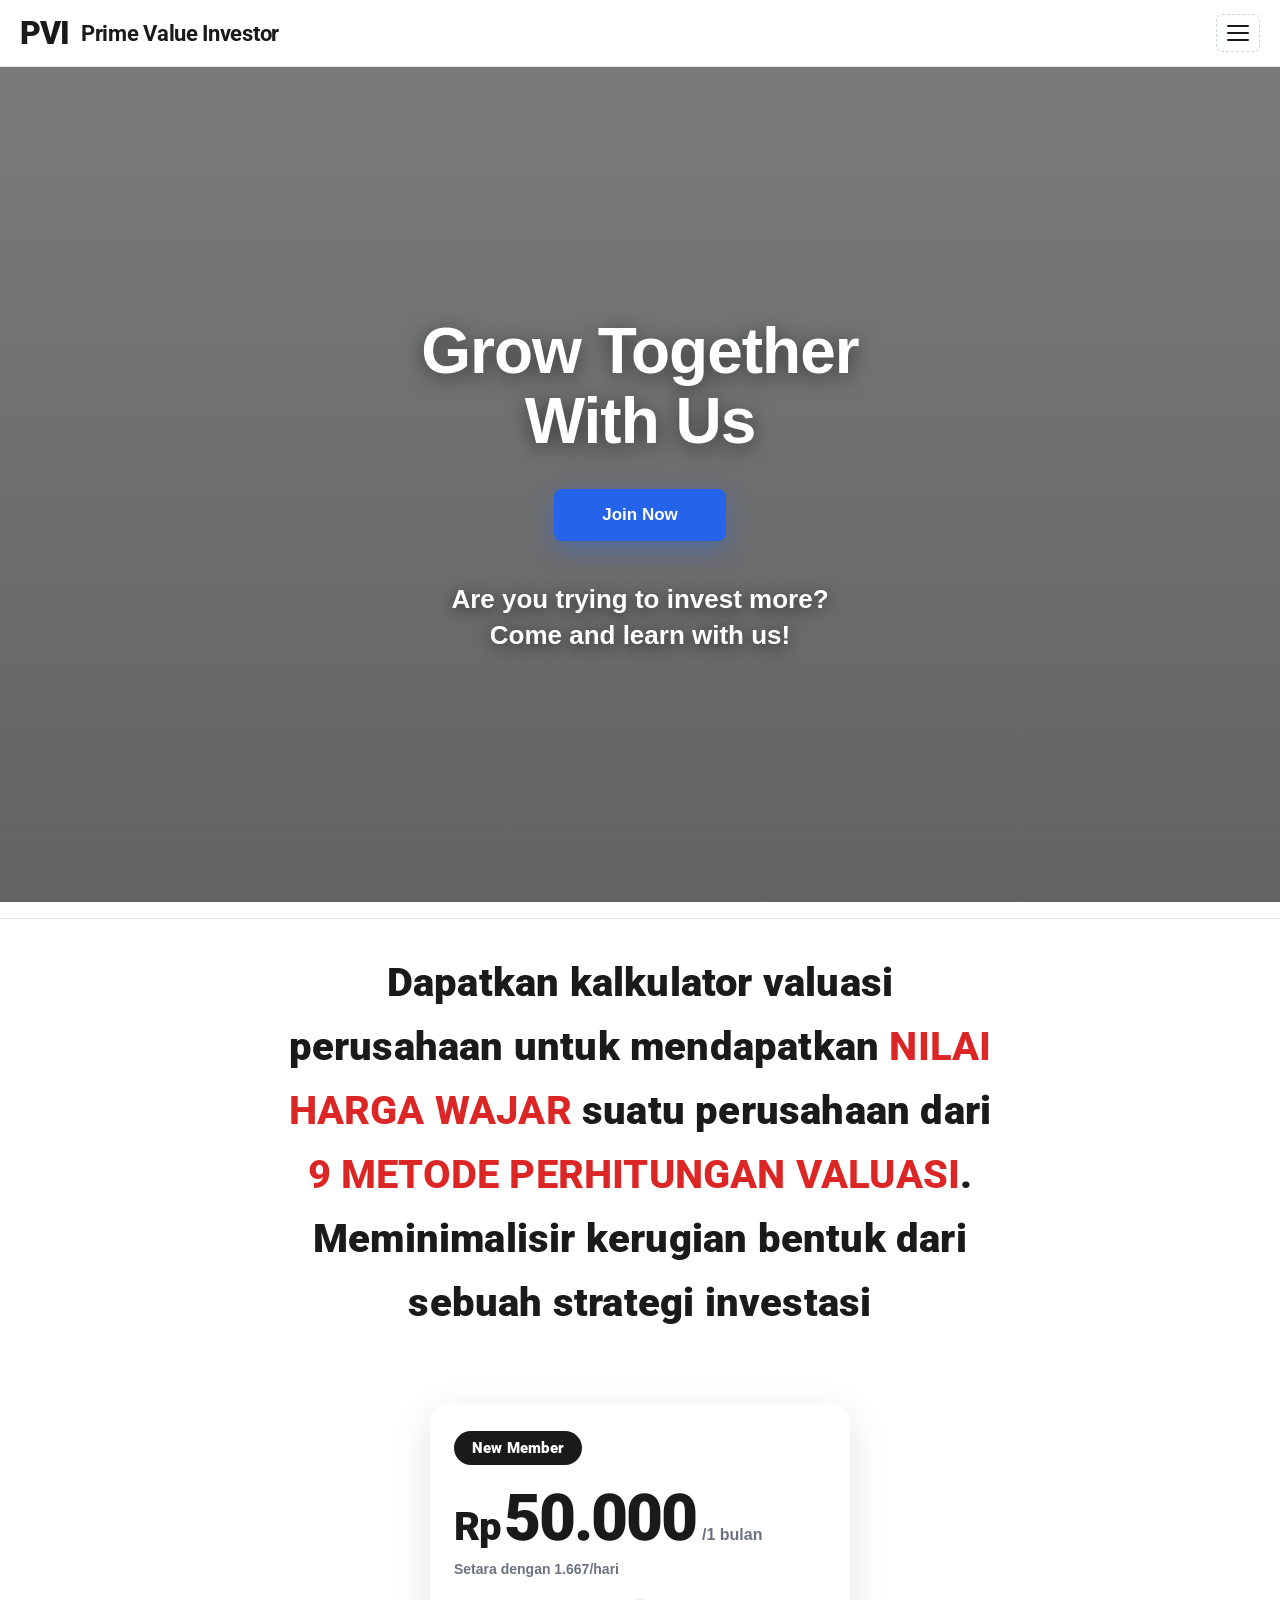
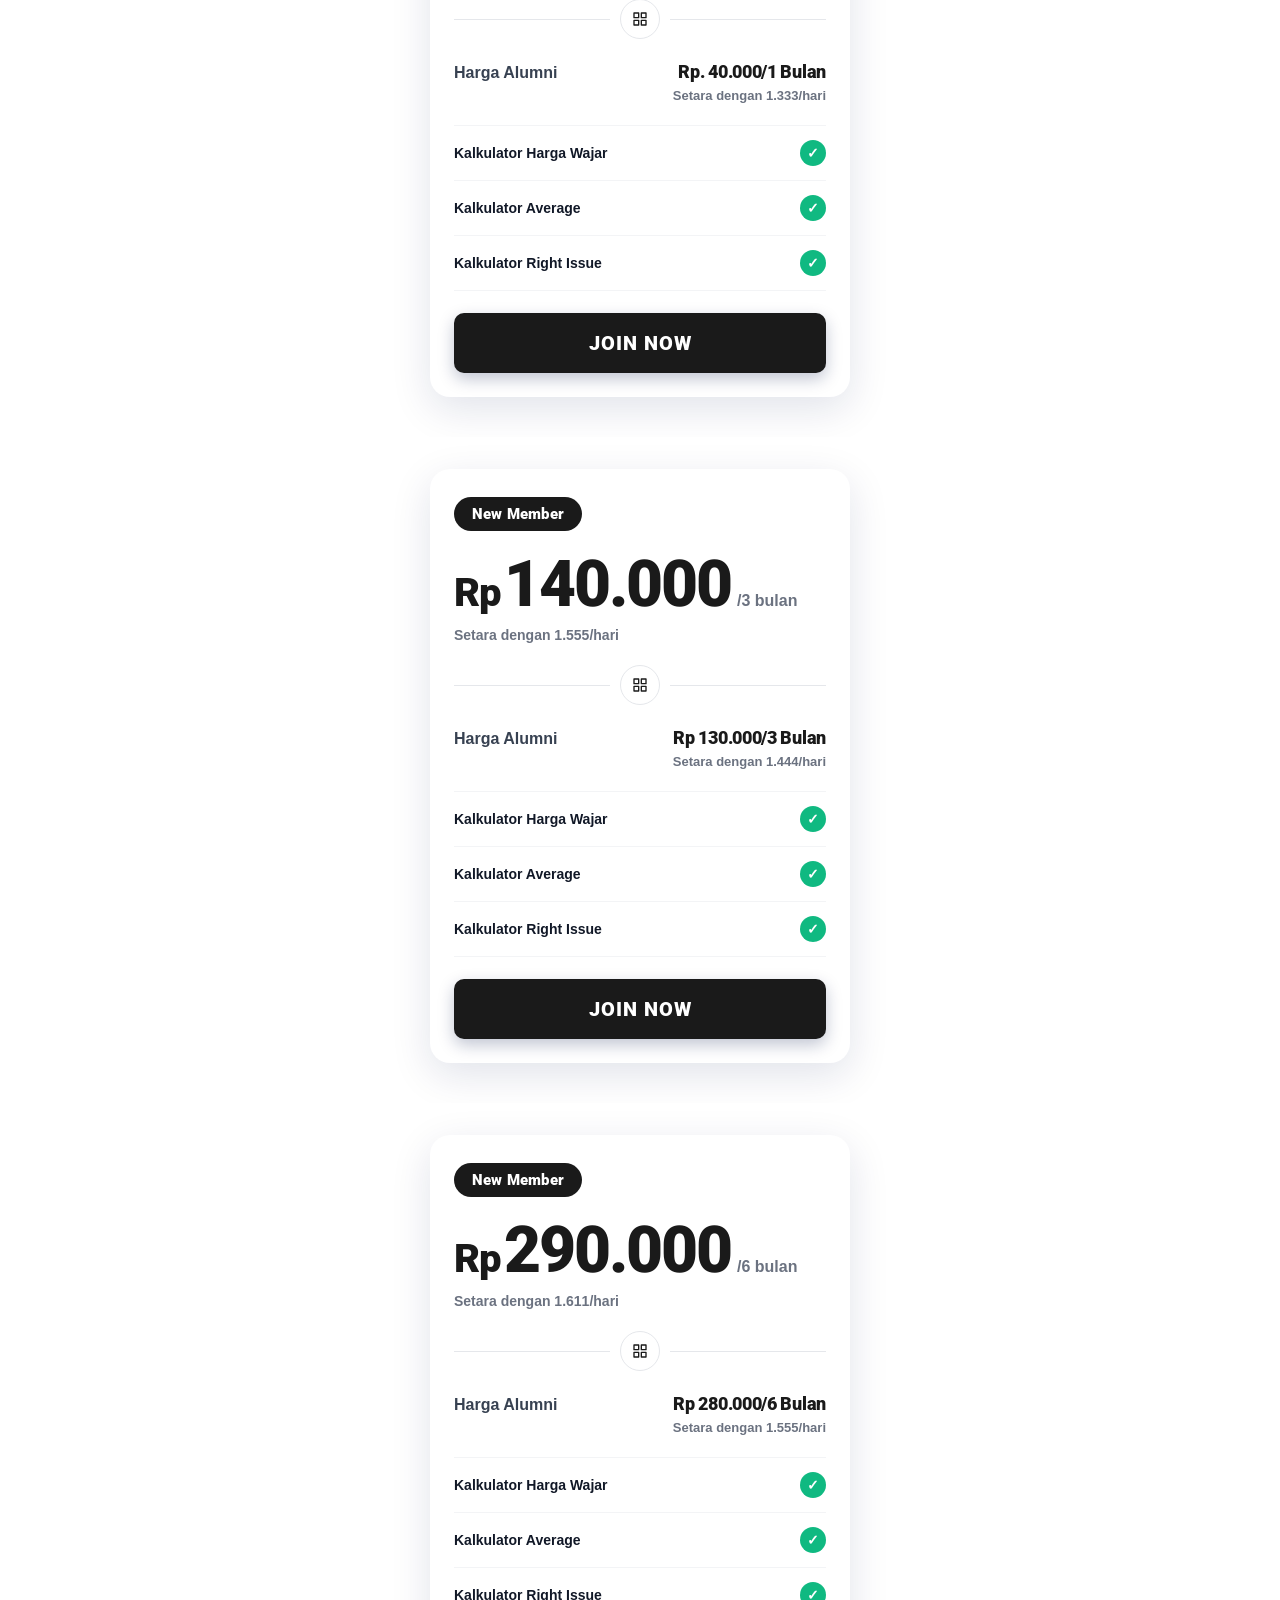
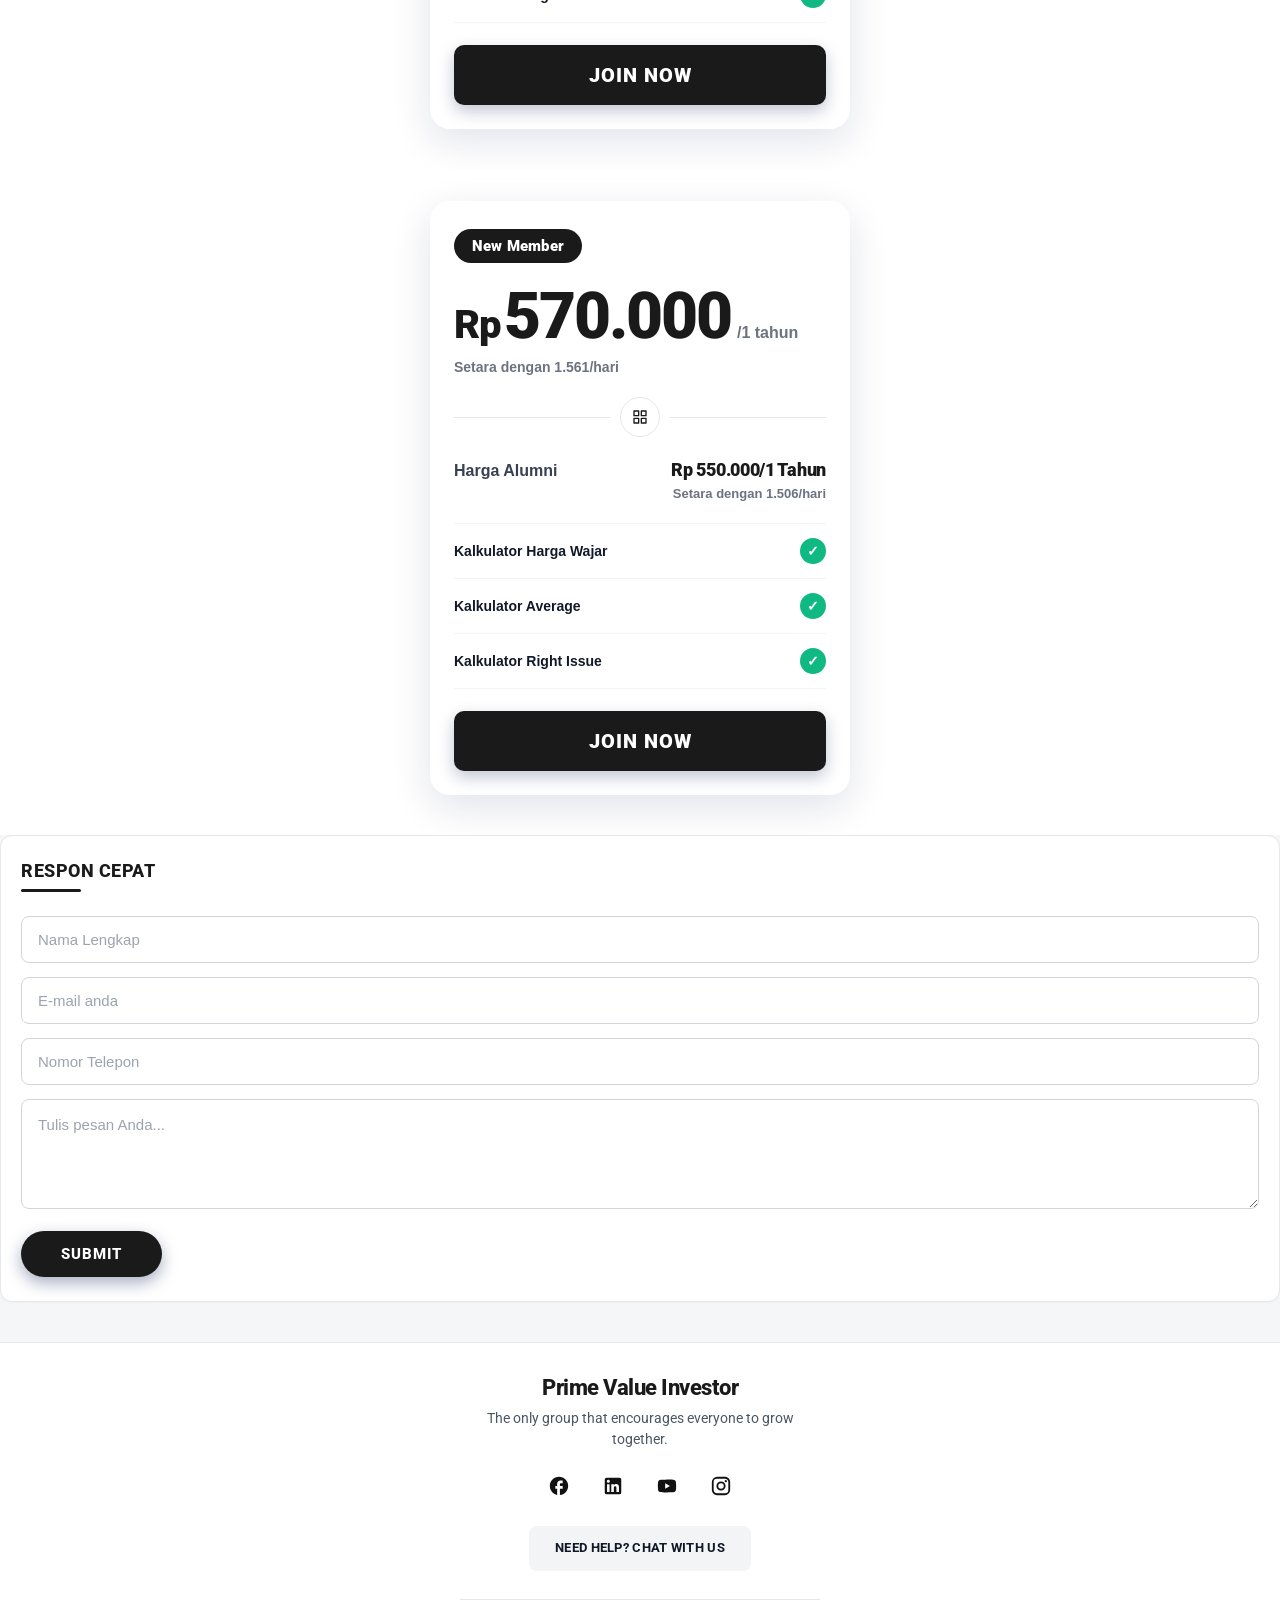
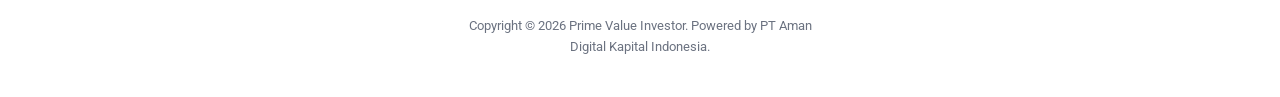
<file: index.html>
<!DOCTYPE html>
<html lang="id">
<head>
<meta charset="UTF-8">
<meta name="viewport" content="width=device-width, initial-scale=1.0">
<title>AIH — Andika Investor Hopeless</title>

<!-- ================= CSS ================= -->
<link rel="stylesheet" href="css/global.css">

<!-- Redirect ke home -->
<script>window.location.replace('home.html');</script>
</head>
<body>
<p>Mengalihkan ke <a href="home.html">home.html</a>...</p>
</body>
</html>
</file>
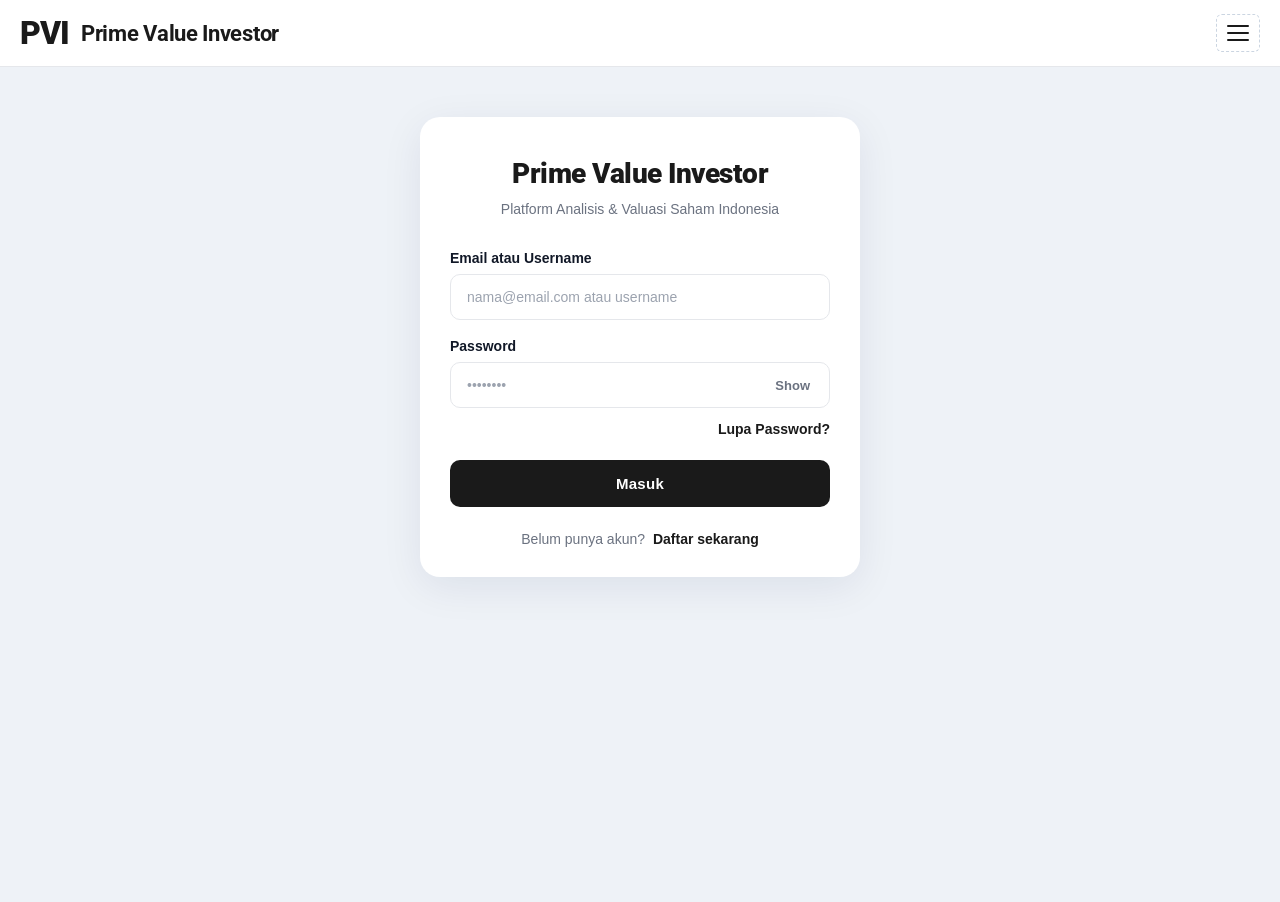
<file: auth.html>
<!DOCTYPE html>
<html lang="id">
<head>
<meta charset="UTF-8">
<meta name="viewport" content="width=device-width, initial-scale=1.0">
<title>PVI — Masuk / Daftar</title>
<!-- ===== Google Fonts: Roboto ===== -->
<link rel="preconnect" href="https://fonts.googleapis.com">
<link rel="preconnect" href="https://fonts.gstatic.com" crossorigin>
<link href="https://fonts.googleapis.com/css2?family=Roboto:wght@400;500;700;900&display=swap" rel="stylesheet">
  <!-- PWA -->
<link rel="manifest" href="manifest.json">
<meta name="theme-color" content="#1a1a1a">
<link rel="apple-touch-icon" href="img/icon-192.png">
<!-- ================= CSS ================= -->
<link rel="stylesheet" href="css/global.css">
<link rel="stylesheet" href="css/auth.css">
</head>
<body>

<!-- ============================================= -->
<!-- NAVBAR                                         -->
<!-- ============================================= -->
<div class="navbar">
  <div class="navbar-left" onclick="window.location.href='home.html'">
    <div class="navbar-logo">PVI</div>
    <div class="navbar-name">Prime Value Investor</div>
  </div>
  <div class="menu-btn" onclick="openMenu()">
  <span></span><span></span><span></span>
</div>
</div>
<!-- ============================================= -->
<!-- PAGE: AUTH                                     -->
<!-- ============================================= -->
<div class="page-view active" id="page-auth">
  <div class="auth-page">

    <!-- ============ KARTU MASUK ============ -->
    <div class="auth-card active" id="cardSignin">
      <div class="auth-brand">
        <div class="auth-brand-name">Prime Value Investor</div>
        <div class="auth-brand-tagline">Platform Analisis &amp; Valuasi Saham Indonesia</div>
      </div>

      <form onsubmit="handleSignin(event)">
        <div class="auth-field">
          <label class="auth-label">Email atau Username</label>
          <input type="email" class="auth-input" id="signinEmail" placeholder="nama@email.com atau username" required>
        </div>

        <div class="auth-field">
          <label class="auth-label">Password</label>
          <div class="auth-input-wrap">
            <input type="password" class="auth-input" id="signinPassword" placeholder="••••••••" required>
            <button type="button" class="auth-show" onclick="toggleShow('signinPassword', this)">Show</button>
          </div>
        </div>

       <div class="auth-forgot">
  <a href="lupa-password.html">Lupa Password?</a>
</div>

        <button type="submit" class="auth-submit">Masuk</button>
        <div class="auth-msg" id="signinMsg"></div>
      </form>

      <div class="auth-switch">
        Belum punya akun?
        <a href="#" onclick="switchAuthCard('signup'); return false;">Daftar sekarang</a>
      </div>
    </div>

    <!-- ============ KARTU DAFTAR ============ -->
    <div class="auth-card" id="cardSignup">
      <div class="auth-brand">
        <div class="auth-brand-name">Prime Value Investor</div>
        <div class="auth-brand-tagline">Buat akun untuk mulai analisis saham</div>
      </div>

      <form onsubmit="handleSignup(event)">
        <div class="auth-field">
          <label class="auth-label">Nama Lengkap</label>
          <input type="text" class="auth-input" id="signupName" placeholder="Nama lengkap Anda" required>
        </div>

        <div class="auth-field">
          <label class="auth-label">Email</label>
          <input type="email" class="auth-input" id="signupEmail" placeholder="nama@email.com" required>
        </div>

        <div class="auth-field">
          <label class="auth-label">Nomor WhatsApp</label>
          <input type="tel" class="auth-input" id="signupPhone" placeholder="08123456789" required>
        </div>

        <div class="auth-field">
          <label class="auth-label">Password</label>
          <div class="auth-input-wrap">
            <input type="password" class="auth-input" id="signupPassword" placeholder="Minimal 6 karakter" required minlength="6">
            <button type="button" class="auth-show" onclick="toggleShow('signupPassword', this)">Show</button>
          </div>
        </div>

        <div class="auth-field">
          <label class="auth-label">Konfirmasi Password</label>
          <div class="auth-input-wrap">
            <input type="password" class="auth-input" id="signupPassword2" placeholder="Ulangi password" required minlength="6">
            <button type="button" class="auth-show" onclick="toggleShow('signupPassword2', this)">Show</button>
          </div>
        </div>

        <div class="auth-check">
  <input type="checkbox" id="signupAgree" required>
  <label for="signupAgree">
    Saya setuju dengan
    <a href="#" onclick="openModal('modalSyarat'); return false;">Syarat & Ketentuan</a>
    dan
    <a href="#" onclick="openModal('modalPrivasi'); return false;">Kebijakan Privasi</a>
  </label>
</div>

        <button type="submit" class="auth-submit">Daftar Akun</button>
        <div class="auth-msg" id="signupMsg"></div>
      </form>

      <div class="auth-switch">
        Sudah punya akun?
        <a href="#" onclick="switchAuthCard('signin'); return false;">Masuk</a>
      </div>
    </div>

  </div>
</div>

<!-- ============================================= -->
<!-- MENU OVERLAY                                   -->
<!-- ============================================= -->
<div class="menu-overlay" id="menuOverlay">
  <div class="menu-header">
    <div class="menu-header-left">
      <div class="menu-header-logo">PVI</div>
      <div class="menu-header-name">Prime Value Investor</div>
    </div>
    <div class="close-btn" onclick="closeMenu()">
      <svg viewBox="0 0 24 24" fill="none" stroke-linecap="round" stroke-linejoin="round">
        <line x1="6" y1="6" x2="18" y2="18"></line>
        <line x1="18" y1="6" x2="6" y2="18"></line>
      </svg>
    </div>
  </div>

  <div class="menu-list">
    <div class="menu-item">
      <div class="menu-item-title" onclick="window.location.href='home.html'">HOME</div>
    </div>
    <div class="menu-item">
      <div class="menu-item-title" onclick="toggleSubmenu(this)">
        KALKULATOR
        <span class="arrow">
          <svg viewBox="0 0 24 24" fill="none" stroke="currentColor" stroke-width="2.5" stroke-linecap="round" stroke-linejoin="round">
            <polyline points="6 9 12 15 18 9"></polyline>
          </svg>
        </span>
      </div>
      <div class="submenu">
        <div class="submenu-item" onclick="window.location.href='harga-wajar.html'">Kalkulator Harga Wajar</div>
        <div class="submenu-item" onclick="window.location.href='average.html'">Kalkulator Average</div>
        <div class="submenu-item" onclick="window.location.href='right-issue.html'">Kalkulator Right Issue</div>
      </div>
    </div>
    <div class="menu-item">
      <div class="menu-item-title" onclick="window.location.href='portofolio.html'">PORTOFOLIO</div>
    </div>
    <div class="menu-item">
      <div class="menu-item-title" onclick="window.location.href='tentang.html'">TENTANG</div>
    </div>
    <div id="menuUserSlot"></div>
  </div>
</div>

  <!-- ============================================= -->
<!-- MODAL: SYARAT & KETENTUAN                       -->
<!-- ============================================= -->
<div class="modal-overlay" id="modalSyarat">
  <div class="modal-box">
    <div class="modal-header">
      <div class="modal-title">Syarat &amp; Ketentuan</div>
      <button class="modal-close" onclick="closeModal('modalSyarat')">✕</button>
    </div>
    <div class="modal-body">
      <h4>1. Penerimaan Syarat</h4>
      <p>Dengan mendaftar dan menggunakan layanan Prime Value Investor ("PVI"), Anda dianggap telah membaca, memahami, dan menyetujui seluruh syarat dan ketentuan yang berlaku.</p>

      <h4>2. Layanan</h4>
      <p>PVI menyediakan alat bantu analisis dan kalkulator valuasi saham. Semua informasi yang disajikan bersifat edukatif dan <strong>bukan merupakan rekomendasi jual/beli</strong>.</p>

      <h4>3. Akun Pengguna</h4>
      <p>Anda bertanggung jawab menjaga kerahasiaan akun dan password. Segala aktivitas yang terjadi pada akun Anda menjadi tanggung jawab Anda.</p>

      <h4>4. Batasan Tanggung Jawab</h4>
      <p>Segala keputusan investasi yang Anda ambil sepenuhnya merupakan tanggung jawab pribadi. PVI tidak bertanggung jawab atas kerugian yang timbul akibat penggunaan layanan.</p>

      <h4>5. Perubahan Ketentuan</h4>
      <p>PVI berhak mengubah syarat dan ketentuan ini sewaktu-waktu. Perubahan akan diinformasikan melalui halaman ini.</p>
    </div>
    <div class="modal-footer">
      <button class="modal-btn" onclick="closeModal('modalSyarat')">Tutup</button>
      <button class="modal-btn primary" onclick="agreeAndClose('modalSyarat')">Saya Setuju</button>
    </div>
  </div>
</div>

<!-- ============================================= -->
<!-- MODAL: KEBIJAKAN PRIVASI                        -->
<!-- ============================================= -->
<div class="modal-overlay" id="modalPrivasi">
  <div class="modal-box">
    <div class="modal-header">
      <div class="modal-title">Kebijakan Privasi</div>
      <button class="modal-close" onclick="closeModal('modalPrivasi')">✕</button>
    </div>
    <div class="modal-body">
      <h4>1. Data yang Kami Kumpulkan</h4>
      <p>Kami mengumpulkan data nama, email, nomor telepon, dan informasi lain yang Anda berikan saat mendaftar.</p>

      <h4>2. Penggunaan Data</h4>
      <p>Data Anda digunakan untuk keperluan autentikasi akun, komunikasi terkait layanan, dan peningkatan kualitas layanan PVI.</p>

      <h4>3. Penyimpanan &amp; Keamanan</h4>
      <p>Data Anda disimpan dengan standar keamanan yang wajar. Kami tidak menjual atau membagikan data Anda kepada pihak ketiga tanpa izin.</p>

      <h4>4. Cookie &amp; Teknologi Serupa</h4>
      <p>Kami dapat menggunakan cookie untuk meningkatkan pengalaman penggunaan situs. Anda dapat menonaktifkan cookie di pengaturan browser.</p>

      <h4>5. Hak Pengguna</h4>
      <p>Anda berhak meminta penghapusan akun dan data pribadi Anda kapan saja dengan menghubungi kami.</p>

      <h4>6. Kontak</h4>
      <p>Untuk pertanyaan terkait privasi, hubungi kami di <strong>privacy@pvi.id</strong>.</p>
    </div>
    <div class="modal-footer">
      <button class="modal-btn" onclick="closeModal('modalPrivasi')">Tutup</button>
      <button class="modal-btn primary" onclick="agreeAndClose('modalPrivasi')">Saya Setuju</button>
    </div>
  </div>
</div>
<script src="js/global.js"></script>
<script src="js/auth.js"></script>
<script>
  if ('serviceWorker' in navigator) {
    navigator.serviceWorker.register('sw.js')
      .then(() => console.log('Service Worker terdaftar'))
      .catch((err) => console.log('SW gagal:', err));
  }
</script>
</body>
</html>
</file>
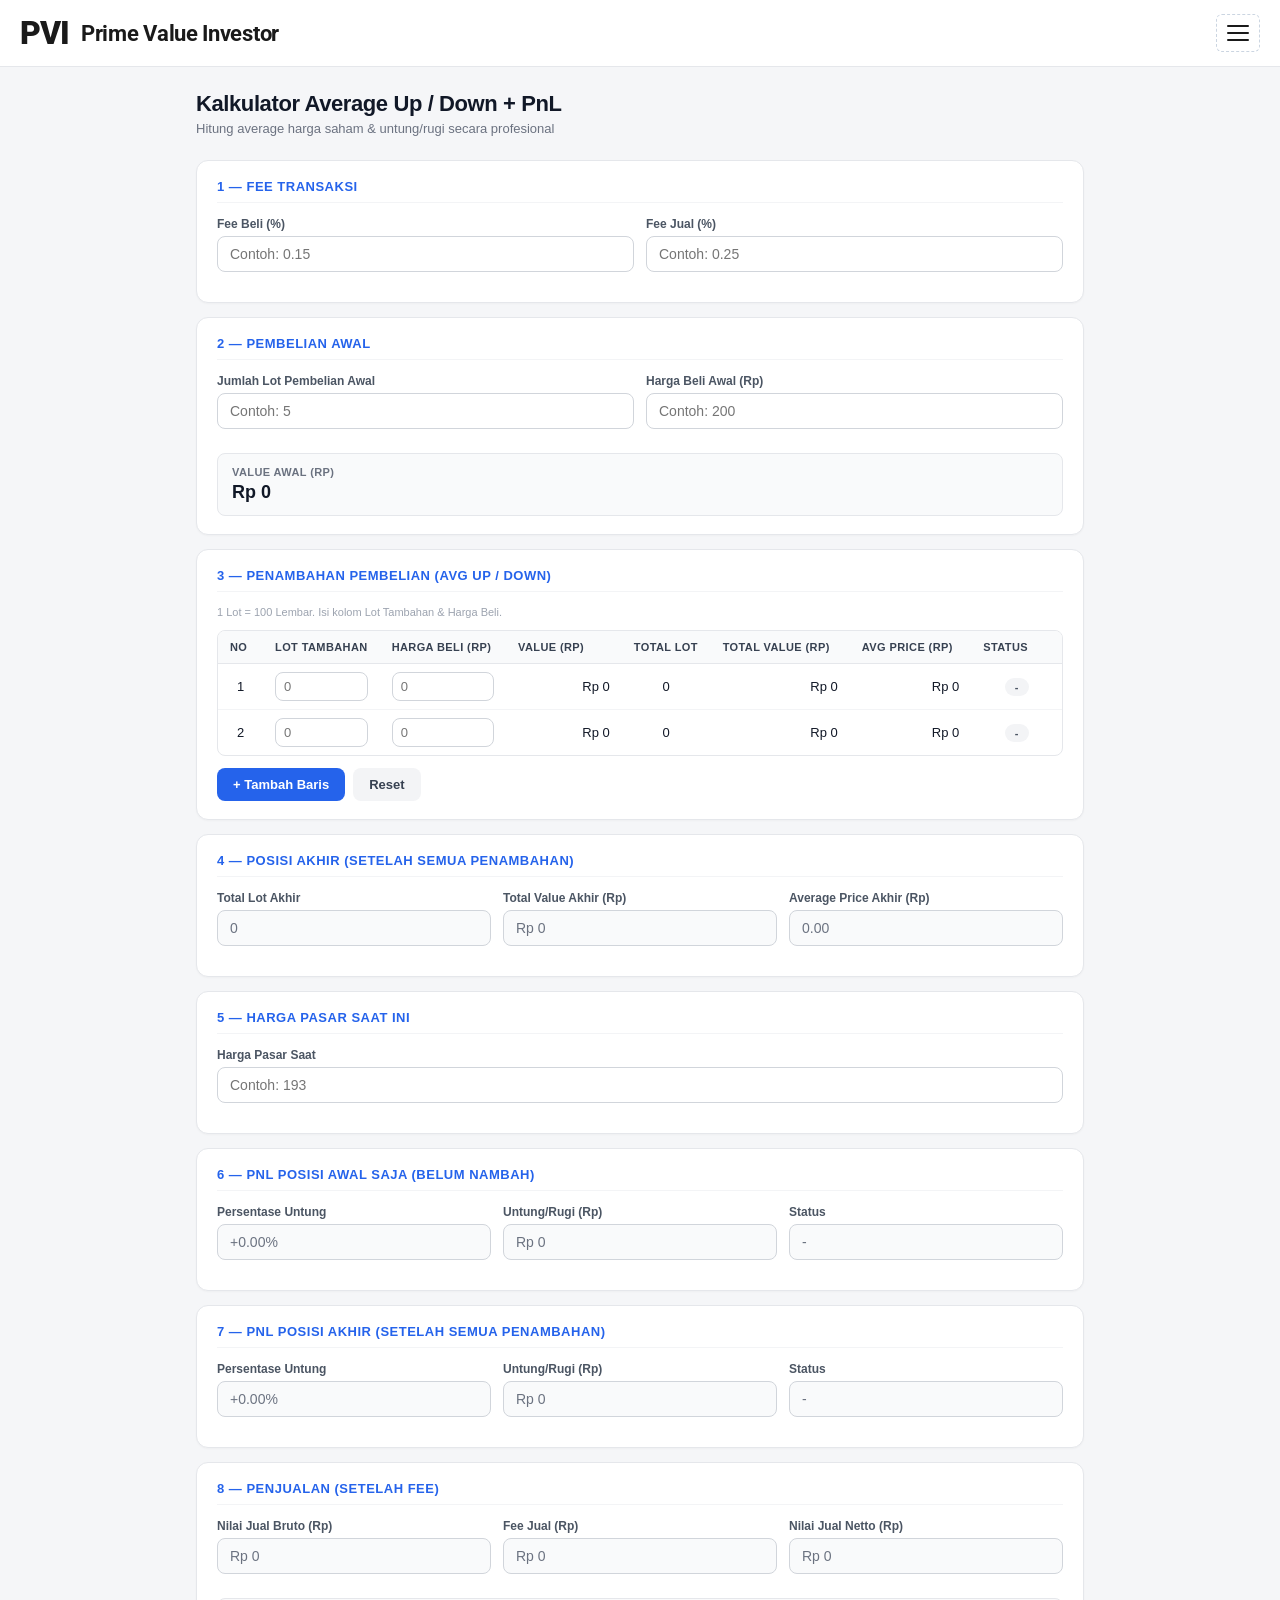
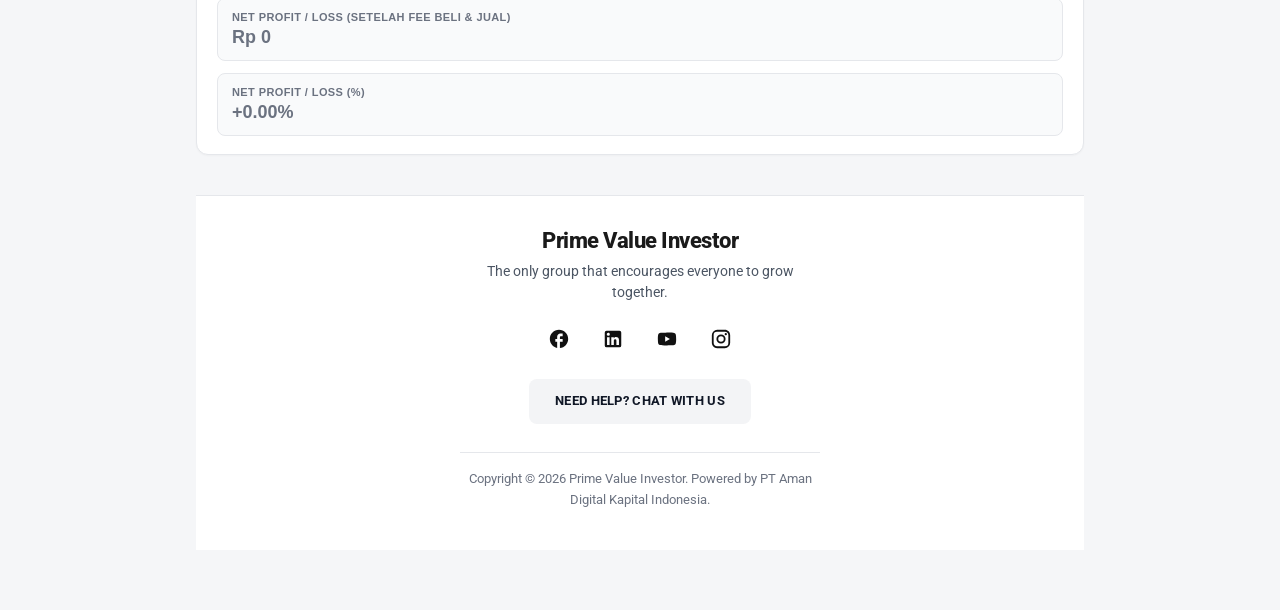
<file: average.html>
<!DOCTYPE html>
<html lang="id">
<head>
<meta charset="UTF-8">
<meta name="viewport" content="width=device-width, initial-scale=1.0">
<title>AIH — Kalkulator Average</title>
<!-- ===== Google Fonts: Roboto ===== -->
<link rel="preconnect" href="https://fonts.googleapis.com">
<link rel="preconnect" href="https://fonts.gstatic.com" crossorigin>
<link href="https://fonts.googleapis.com/css2?family=Roboto:wght@400;500;700;900&display=swap" rel="stylesheet">
  <!-- PWA -->
<link rel="manifest" href="manifest.json">
<meta name="theme-color" content="#1a1a1a">
<link rel="apple-touch-icon" href="img/icon-192.png">
<!-- ================= CSS ================= -->
<link rel="stylesheet" href="css/global.css?v=999">
<link rel="stylesheet" href="css/average.css?v=99">
</head>
<body>

<!-- ============================================= -->
<!-- NAVBAR                                         -->
<!-- ============================================= -->
<div class="navbar">
  <div class="navbar-left" onclick="window.location.href='home.html'">
    <div class="navbar-logo">PVI</div>
    <div class="navbar-name">Prime Value Investor</div>
  </div>
  <div class="menu-btn" onclick="openMenu()">
  <span></span><span></span><span></span>
</div>
</div>
<!-- ============================================= -->
<!-- PAGE: KALKULATOR AVERAGE                       -->
<!-- ============================================= -->
<div class="page-view active" id="page-average">
  <div class="container">
    <div class="page-title">Kalkulator Average Up / Down + PnL</div>
    <div class="page-subtitle">Hitung average harga saham & untung/rugi secara profesional</div>

    <div class="method-card">
      <div class="method-title">1 — Fee Transaksi</div>
      <div class="grid-2">
        <div class="form-group">
          <label class="form-label">Fee Beli (%)</label>
          <input type="text" class="form-input" id="feeBeli" placeholder="Contoh: 0.15"
                 inputmode="decimal" oninput="updateAverage()">
        </div>
        <div class="form-group">
          <label class="form-label">Fee Jual (%)</label>
          <input type="text" class="form-input" id="feeJual" placeholder="Contoh: 0.25"
                 inputmode="decimal" oninput="updateAverage()">
        </div>
      </div>
    </div>

    <div class="method-card">
      <div class="method-title">2 — Pembelian Awal</div>
      <div class="grid-2">
        <div class="form-group">
          <label class="form-label">Jumlah Lot Pembelian Awal</label>
          <input type="text" class="form-input" id="lotAwal" placeholder="Contoh: 5"
                 inputmode="numeric" oninput="updateAverage()">
        </div>
        <div class="form-group">
          <label class="form-label">Harga Beli Awal (Rp)</label>
          <input type="text" class="form-input" id="hargaAwal" placeholder="Contoh: 200"
                 inputmode="numeric" oninput="updateAverage()">
        </div>
      </div>
      <div class="result-box">
        <div class="result-label">Value Awal (Rp)</div>
        <div class="result-value" id="valueAwal">Rp 0</div>
      </div>
    </div>

    <div class="method-card">
      <div class="method-title">3 — Penambahan Pembelian (Avg Up / Down)</div>
      <div class="form-hint" style="margin-bottom:10px">
        1 Lot = 100 Lembar. Isi kolom Lot Tambahan & Harga Beli.
      </div>
      <div class="table-wrapper">
        <table>
          <thead>
            <tr>
              <th style="width:50px">No</th>
              <th style="width:110px">Lot Tambahan</th>
              <th style="width:130px">Harga Beli (Rp)</th>
              <th style="width:150px">Value (Rp)</th>
              <th style="width:90px">Total Lot</th>
              <th style="width:150px">Total Value (Rp)</th>
              <th style="width:130px">Avg Price (Rp)</th>
              <th style="width:120px">Status</th>
            </tr>
          </thead>
          <tbody id="tbodyAvg"></tbody>
        </table>
      </div>
      <div class="btn-row">
        <button class="btn btn-primary" onclick="tambahBaris()">+ Tambah Baris</button>
        <button class="btn btn-secondary" onclick="resetAverage()">Reset</button>
      </div>
    </div>

    <div class="method-card">
      <div class="method-title">4 — Posisi Akhir (setelah semua penambahan)</div>
      <div class="grid-3">
        <div class="form-group">
          <label class="form-label">Total Lot Akhir</label>
          <input type="text" class="form-input" id="totalLotAkhir" readonly>
        </div>
        <div class="form-group">
          <label class="form-label">Total Value Akhir (Rp)</label>
          <input type="text" class="form-input" id="totalValueAkhir" readonly>
        </div>
        <div class="form-group">
          <label class="form-label">Average Price Akhir (Rp)</label>
          <input type="text" class="form-input" id="avgPriceAkhir" readonly>
        </div>
      </div>
    </div>

    <div class="method-card">
      <div class="method-title">5 — Harga Pasar Saat Ini</div>
      <div class="grid-1">
        <div class="form-group">
          <label class="form-label">Harga Pasar Saat</label>
          <input type="text" class="form-input" id="hargaPasar" placeholder="Contoh: 193"
                 inputmode="numeric" oninput="updateAverage()">
        </div>
      </div>
    </div>

    <div class="method-card">
      <div class="method-title">6 — PnL Posisi Awal Saja (belum nambah)</div>
      <div class="grid-3">
        <div class="form-group">
          <label class="form-label">Persentase Untung</label>
          <input type="text" class="form-input" id="pnlPersenAwal" readonly>
        </div>
        <div class="form-group">
          <label class="form-label">Untung/Rugi (Rp)</label>
          <input type="text" class="form-input" id="pnlRpAwal" readonly>
        </div>
        <div class="form-group">
          <label class="form-label">Status</label>
          <input type="text" class="form-input" id="pnlStatusAwal" readonly>
        </div>
      </div>
    </div>

    <div class="method-card">
      <div class="method-title">7 — PnL Posisi Akhir (setelah semua penambahan)</div>
      <div class="grid-3">
        <div class="form-group">
          <label class="form-label">Persentase Untung</label>
          <input type="text" class="form-input" id="pnlPersenAkhir" readonly>
        </div>
        <div class="form-group">
          <label class="form-label">Untung/Rugi (Rp)</label>
          <input type="text" class="form-input" id="pnlRpAkhir" readonly>
        </div>
        <div class="form-group">
          <label class="form-label">Status</label>
          <input type="text" class="form-input" id="pnlStatusAkhir" readonly>
        </div>
      </div>
    </div>

    <div class="method-card">
      <div class="method-title">8 — Penjualan (setelah Fee)</div>
      <div class="grid-3">
        <div class="form-group">
          <label class="form-label">Nilai Jual Bruto (Rp)</label>
          <input type="text" class="form-input" id="nilaiJualBruto" readonly>
        </div>
        <div class="form-group">
          <label class="form-label">Fee Jual (Rp)</label>
          <input type="text" class="form-input" id="feeJualRp" readonly>
        </div>
        <div class="form-group">
          <label class="form-label">Nilai Jual Netto (Rp)</label>
          <input type="text" class="form-input" id="nilaiJualNetto" readonly>
        </div>
      </div>
      <div class="result-box profit-neutral" id="boxNetProfit">
        <div class="result-label">Net Profit / Loss (setelah fee beli & jual)</div>
        <div class="result-value" id="netProfit">Rp 0</div>
      </div>
      <div class="result-box profit-neutral" id="boxNetProfitPersen">
        <div class="result-label">Net Profit / Loss (%)</div>
        <div class="result-value" id="netProfitPersen">0%</div>
      </div>
    </div>

    <!-- FOOTER -->
    <div class="aih-footer">
      <div class="aih-footer-title">Prime Value Investor</div>
      <div class="aih-footer-sub">The only group that encourages everyone to grow together.</div>

      <div class="aih-footer-socials">
        <a href="https://facebook.com" target="_blank" aria-label="Facebook">
          <svg viewBox="0 0 24 24"><path d="M22 12c0-5.52-4.48-10-10-10S2 6.48 2 12c0 4.84 3.44 8.87 8 9.8V15H8v-3h2V9.5C10 7.57 11.57 6 13.5 6H16v3h-2c-.55 0-1 .45-1 1v2h3v3h-3v6.95c5.05-.5 9-4.76 9-9.95z"/></svg>
        </a>
        <a href="https://linkedin.com" target="_blank" aria-label="LinkedIn">
          <svg viewBox="0 0 24 24"><path d="M19 3a2 2 0 0 1 2 2v14a2 2 0 0 1-2 2H5a2 2 0 0 1-2-2V5a2 2 0 0 1 2-2h14m-.5 15.5v-5.3a3.26 3.26 0 0 0-3.26-3.26c-.85 0-1.84.52-2.32 1.3v-1.11h-2.79v8.37h2.79v-4.93c0-.77.62-1.4 1.39-1.4a1.4 1.4 0 0 1 1.4 1.4v4.93h2.79M6.88 8.56a1.68 1.68 0 0 0 1.68-1.68c0-.93-.75-1.69-1.68-1.69a1.69 1.69 0 0 0-1.69 1.69c0 .93.76 1.68 1.69 1.68m1.39 9.94v-8.37H5.5v8.37h2.77z"/></svg>
        </a>
        <a href="https://youtube.com" target="_blank" aria-label="YouTube">
          <svg viewBox="0 0 24 24"><path d="M10 15l5.19-3L10 9v6m11.56-7.83c.13.47.22 1.1.28 1.9.07.8.1 1.49.1 2.09L22 12c0 2.19-.16 3.8-.44 4.83-.25.9-.83 1.48-1.73 1.73-.47.13-1.33.22-2.65.28-1.3.07-2.49.1-3.59.1L12 19c-4.19 0-6.8-.16-7.83-.44-.9-.25-1.48-.83-1.73-1.73-.13-.47-.22-1.1-.28-1.9-.07-.8-.1-1.49-.1-2.09L2 12c0-2.19.16-3.8.44-4.83.25-.9.83-1.48 1.73-1.73.47-.13 1.33-.22 2.65-.28 1.3-.07 2.49-.1 3.59-.1L12 5c4.19 0 6.8.16 7.83.44.9.25 1.48.83 1.73 1.73z"/></svg>
        </a>
        <a href="https://instagram.com" target="_blank" aria-label="Instagram">
          <svg viewBox="0 0 24 24"><path d="M7.8 2h8.4C19.4 2 22 4.6 22 7.8v8.4a5.8 5.8 0 0 1-5.8 5.8H7.8C4.6 22 2 19.4 2 16.2V7.8A5.8 5.8 0 0 1 7.8 2m-.2 2A3.6 3.6 0 0 0 4 7.6v8.8C4 18.39 5.61 20 7.6 20h8.8a3.6 3.6 0 0 0 3.6-3.6V7.6C20 5.61 18.39 4 16.4 4H7.6m9.65 1.5a1.25 1.25 0 0 1 1.25 1.25A1.25 1.25 0 0 1 17.25 8 1.25 1.25 0 0 1 16 6.75a1.25 1.25 0 0 1 1.25-1.25M12 7a5 5 0 0 1 5 5 5 5 0 0 1-5 5 5 5 0 0 1-5-5 5 5 0 0 1 5-5m0 2a3 3 0 0 0-3 3 3 3 0 0 0 3 3 3 3 0 0 0 3-3 3 3 0 0 0-3-3z"/></svg>
        </a>
      </div>

      <div class="aih-footer-help" onclick="window.open('https://wa.me/6281234567890','_blank')">
        NEED HELP? CHAT WITH US
      </div>

      <div class="aih-footer-copy">
        Copyright © 2026 Prime Value Investor. Powered by PT Aman Digital Kapital Indonesia.
      </div>
    </div>
  </div>
</div>

<!-- ============================================= -->
<!-- MENU OVERLAY                                   -->
<!-- ============================================= -->
<div class="menu-overlay" id="menuOverlay">
  <div class="menu-header">
    <div class="menu-header-left">
      <div class="menu-header-logo">PVI</div>
      <div class="menu-header-name">Prime Value Investor</div>
    </div>
    <div class="close-btn" onclick="closeMenu()">
      <svg viewBox="0 0 24 24" fill="none" stroke-linecap="round" stroke-linejoin="round">
        <line x1="6" y1="6" x2="18" y2="18"></line>
        <line x1="18" y1="6" x2="6" y2="18"></line>
      </svg>
    </div>
  </div>
  
 <div class="menu-list">
  <div class="menu-item">
    <div class="menu-item-title" onclick="window.location.href='home.html'">HOME</div>
  </div>
  <div class="menu-item">
    <div class="menu-item-title" onclick="toggleSubmenu(this)">
      KALKULATOR
      <span class="arrow">
        <svg viewBox="0 0 24 24" fill="none" stroke="currentColor" stroke-width="2.5" stroke-linecap="round" stroke-linejoin="round">
          <polyline points="6 9 12 15 18 9"></polyline>
        </svg>
      </span>
    </div>
    <div class="submenu">
      <div class="submenu-item" onclick="window.location.href='harga-wajar.html'">Kalkulator Harga Wajar</div>
      <div class="submenu-item" onclick="window.location.href='average.html'">Kalkulator Average</div>
      <div class="submenu-item" onclick="window.location.href='right-issue.html'">Kalkulator Right Issue</div>
    </div>
  </div>
  <div class="menu-item">
    <div class="menu-item-title" onclick="window.location.href='portofolio.html'">PORTOFOLIO</div>
  </div>
    <div class="menu-item">
    <div class="menu-item-title" onclick="window.location.href='tentang.html'">TENTANG</div>
  </div>
  <div id="menuUserSlot"></div>
</div>

<!-- ================= JS ================= -->
<script src="js/global.js"></script>
<script src="js/average.js"></script>
<script src="js/auth.js"></script>
<script>
  if ('serviceWorker' in navigator) {
    navigator.serviceWorker.register('sw.js')
      .then(() => console.log('Service Worker terdaftar'))
      .catch((err) => console.log('SW gagal:', err));
  }
</script>
</body>
</html>
</file>
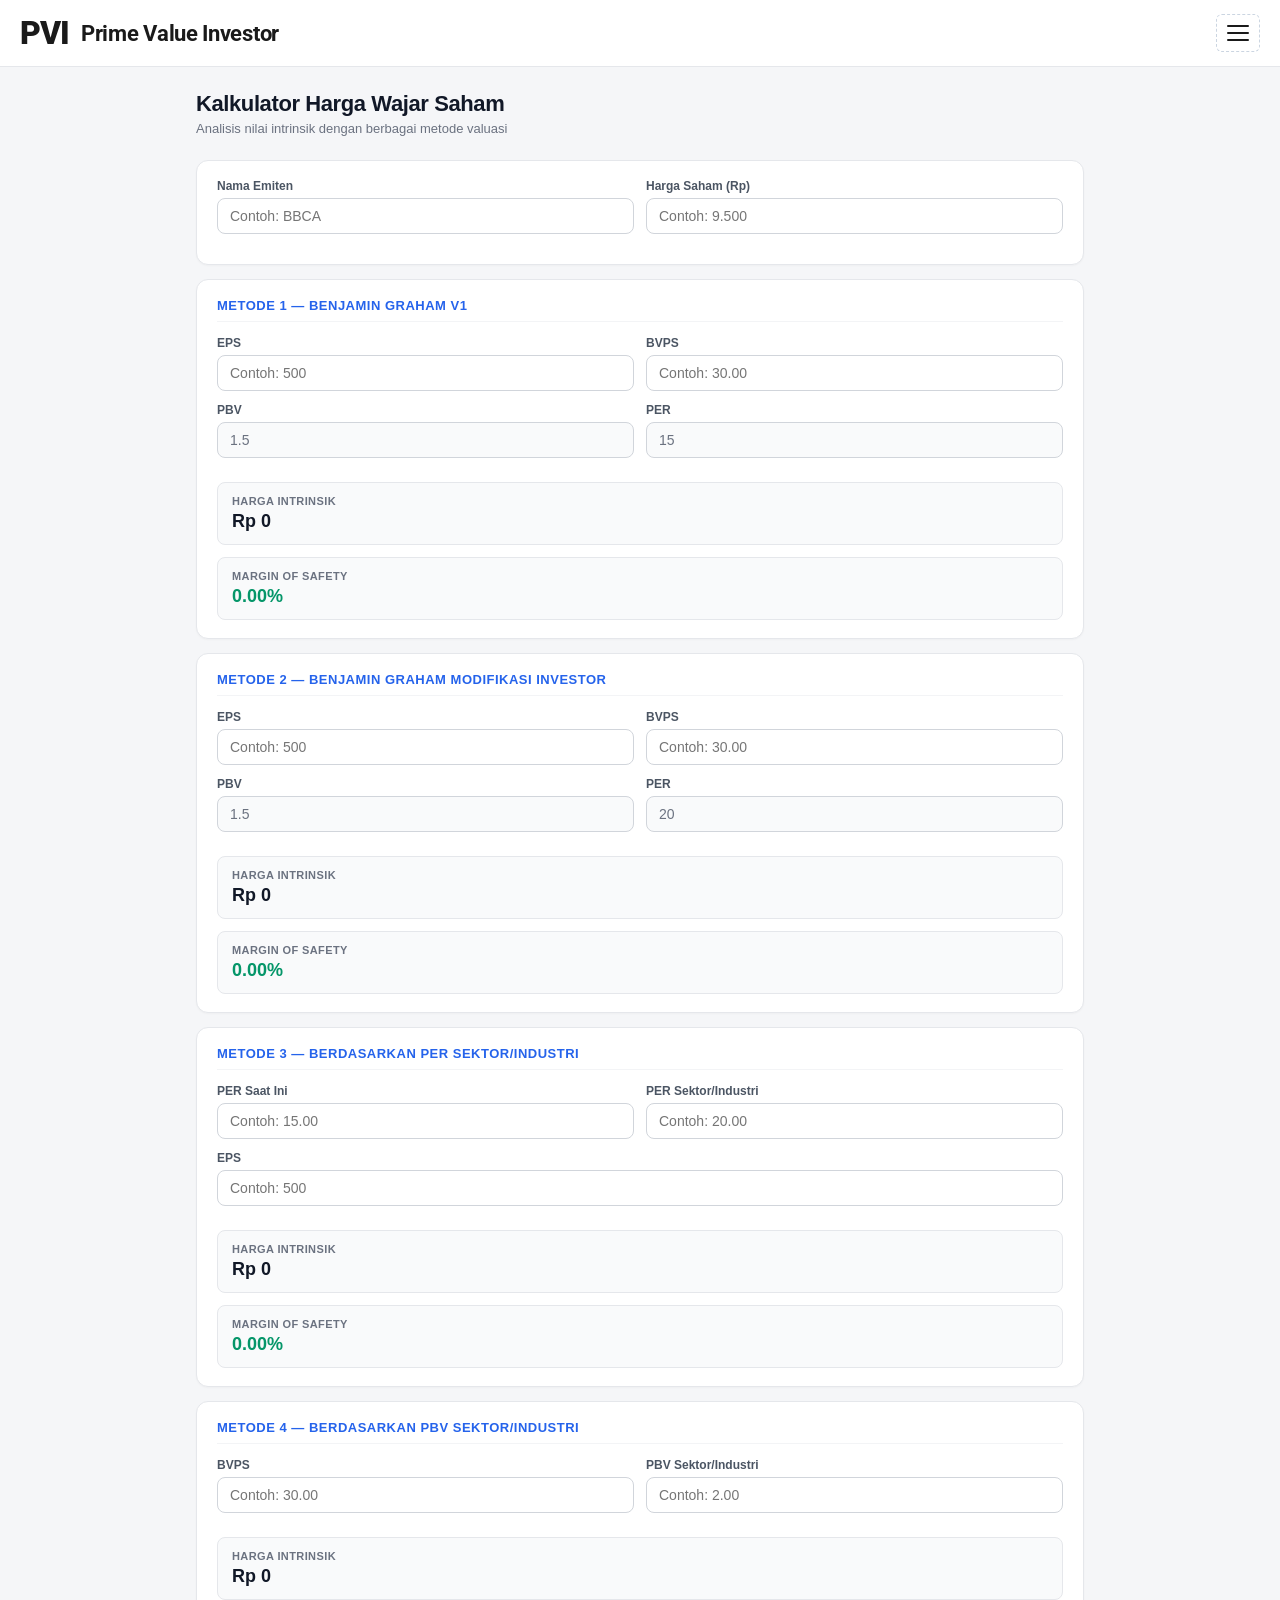
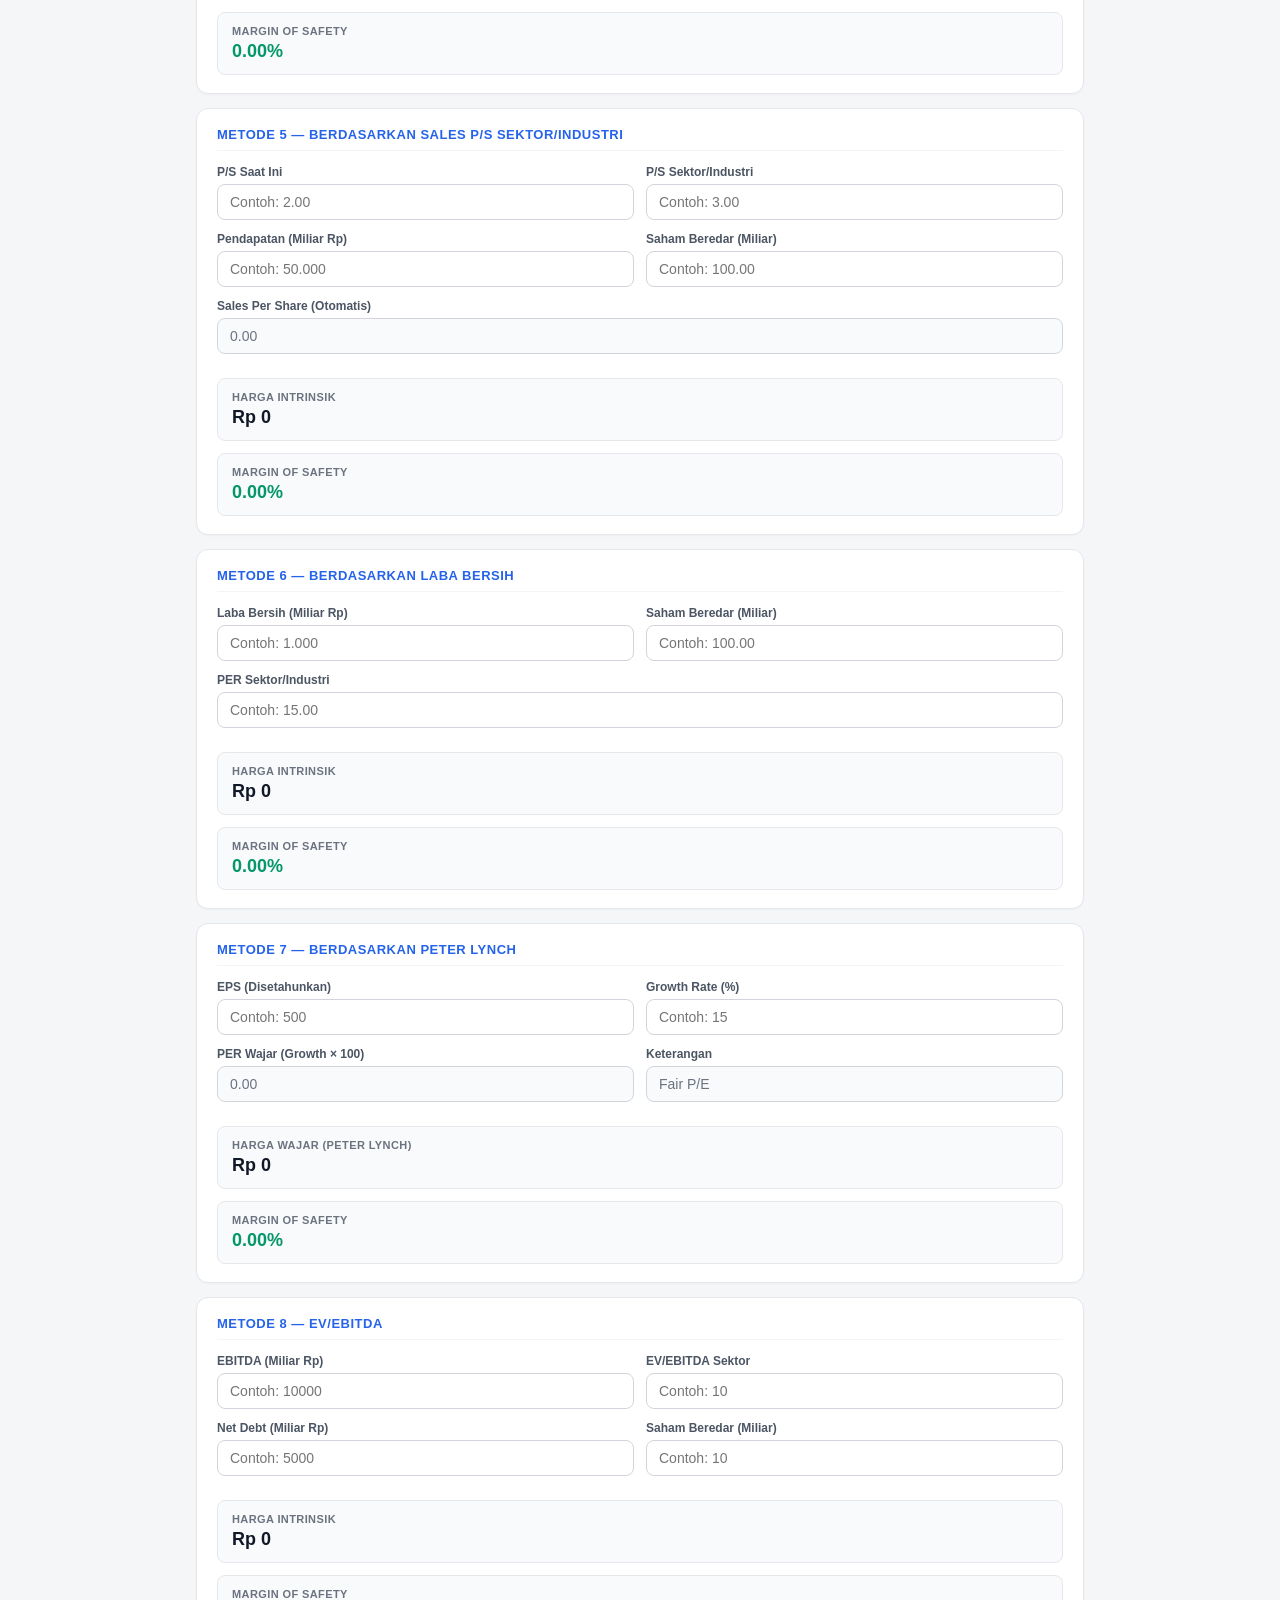
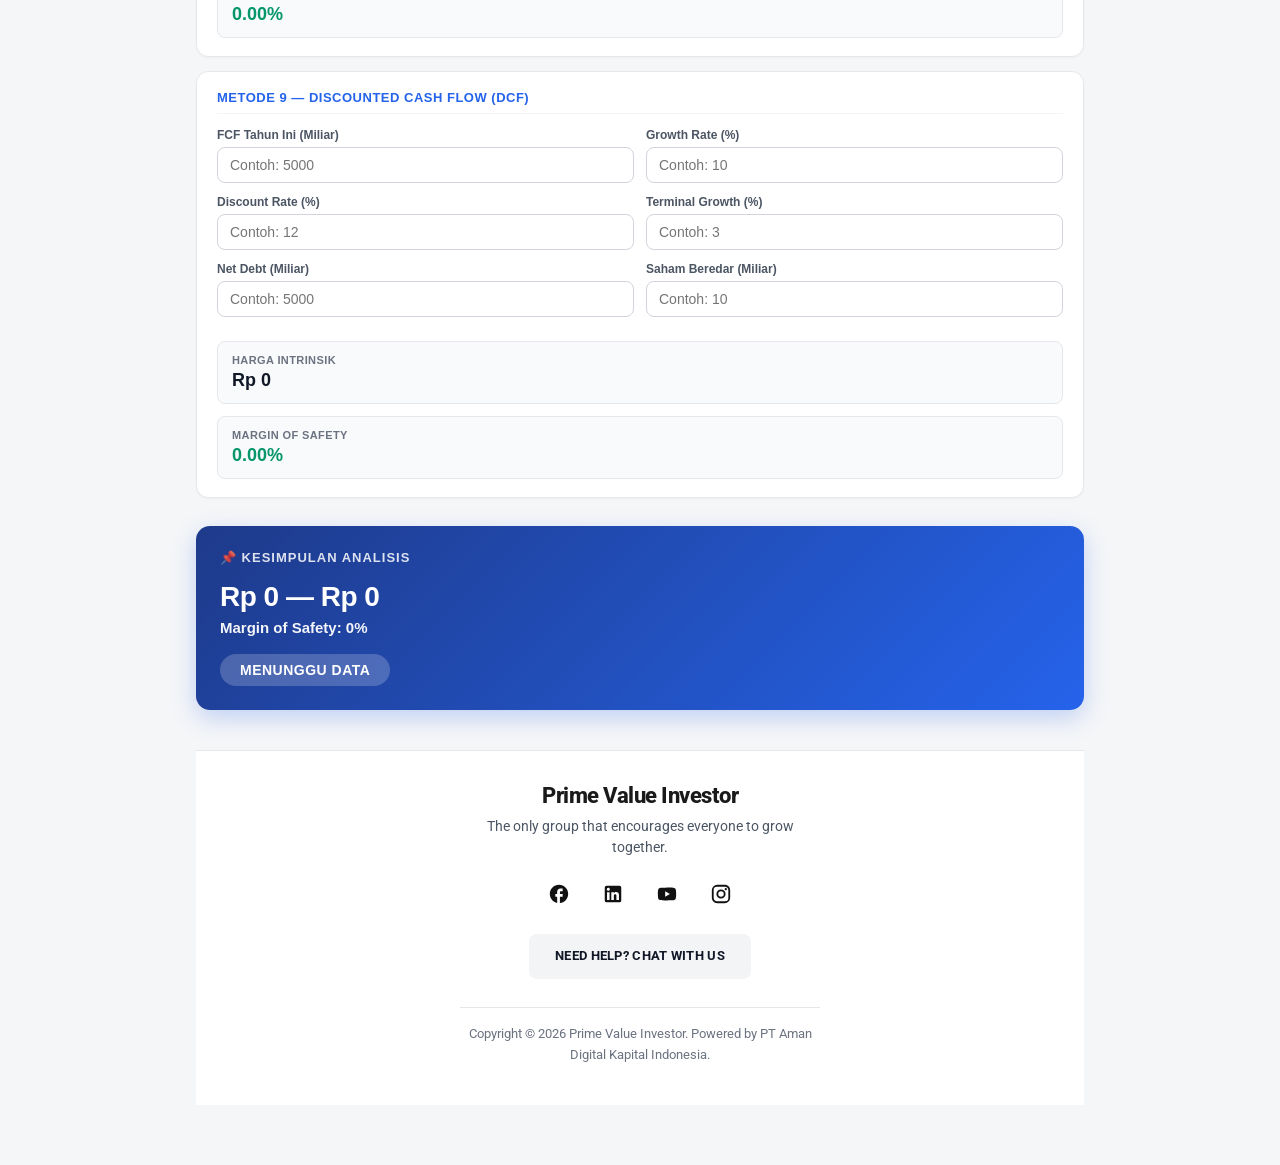
<file: harga-wajar.html>
<!DOCTYPE html>
<html lang="id">
<head>
<meta charset="UTF-8">
<meta name="viewport" content="width=device-width, initial-scale=1.0">
<title>AIH — Kalkulator Harga Wajar</title>
<!-- ===== Google Fonts: Roboto ===== -->
<link rel="preconnect" href="https://fonts.googleapis.com">
<link rel="preconnect" href="https://fonts.gstatic.com" crossorigin>
<link href="https://fonts.googleapis.com/css2?family=Roboto:wght@400;500;700;900&display=swap" rel="stylesheet">
  <!-- PWA -->
<link rel="manifest" href="manifest.json">
<meta name="theme-color" content="#1a1a1a">
<link rel="apple-touch-icon" href="img/icon-192.png">
<!-- ================= CSS ================= -->
<link rel="stylesheet" href="css/global.css?v=999">
<link rel="stylesheet" href="css/harga-wajar.css?v=99">
</head>
<body>

<!-- ============================================= -->
<!-- NAVBAR                                         -->
<!-- ============================================= -->
<div class="navbar">
  <div class="navbar-left" onclick="window.location.href='home.html'">
    <div class="navbar-logo">PVI</div>
    <div class="navbar-name">Prime Value Investor</div>
  </div>
  <div class="menu-btn" onclick="openMenu()">
  <span></span><span></span><span></span>
</div>
</div>
<!-- ============================================= -->
<!-- PAGE: KALKULATOR HARGA WAJAR                   -->
<!-- ============================================= -->
<div class="page-view active" id="page-harga-wajar">
  <div class="container">
    <div class="page-title">Kalkulator Harga Wajar Saham</div>
    <div class="page-subtitle">Analisis nilai intrinsik dengan berbagai metode valuasi</div>

    <!-- INPUT UTAMA -->
    <div class="method-card">
      <div class="grid-2">
        <div class="form-group">
          <label class="form-label">Nama Emiten</label>
          <input type="text" class="form-input" id="namaEmiten" placeholder="Contoh: BBCA">
        </div>
        <div class="form-group">
          <label class="form-label">Harga Saham (Rp)</label>
          <input type="text" class="form-input" id="hargaSaham" placeholder="Contoh: 9.500"
                 inputmode="numeric" oninput="updateWajar()">
        </div>
      </div>
    </div>

    <!-- 1 -->
    <div class="method-card">
      <div class="method-title">Metode 1 — Benjamin Graham V1</div>
      <div class="grid-2">
        <div class="form-group">
          <label class="form-label">EPS</label>
          <input type="text" class="form-input" id="eps1" placeholder="Contoh: 500"
                 inputmode="decimal" oninput="updateWajar()">
        </div>
        <div class="form-group">
          <label class="form-label">BVPS</label>
          <input type="text" class="form-input" id="bvps1" placeholder="Contoh: 30.00"
                 inputmode="decimal" oninput="updateWajar()">
        </div>
      </div>
      <div class="grid-2">
        <div class="form-group">
          <label class="form-label">PBV</label>
          <input type="text" class="form-input" value="1.5" readonly>
        </div>
        <div class="form-group">
          <label class="form-label">PER</label>
          <input type="text" class="form-input" value="15" readonly>
        </div>
      </div>
      <div class="result-box">
        <div class="result-label">Harga Intrinsik</div>
        <div class="result-value" id="hi1">Rp 0</div>
      </div>
      <div class="result-box mos-neutral" id="mosBox1">
        <div class="result-label">Margin of Safety</div>
        <div class="result-value" id="mos1">0%</div>
      </div>
    </div>

    <!-- 2 -->
    <div class="method-card">
      <div class="method-title">Metode 2 — Benjamin Graham Modifikasi Investor</div>
      <div class="grid-2">
        <div class="form-group">
          <label class="form-label">EPS</label>
          <input type="text" class="form-input" id="eps2" placeholder="Contoh: 500"
                 inputmode="decimal" oninput="updateWajar()">
        </div>
        <div class="form-group">
          <label class="form-label">BVPS</label>
          <input type="text" class="form-input" id="bvps2" placeholder="Contoh: 30.00"
                 inputmode="decimal" oninput="updateWajar()">
        </div>
      </div>
      <div class="grid-2">
        <div class="form-group">
          <label class="form-label">PBV</label>
          <input type="text" class="form-input" value="1.5" readonly>
        </div>
        <div class="form-group">
          <label class="form-label">PER</label>
          <input type="text" class="form-input" value="20" readonly>
        </div>
      </div>
      <div class="result-box">
        <div class="result-label">Harga Intrinsik</div>
        <div class="result-value" id="hi2">Rp 0</div>
      </div>
      <div class="result-box mos-neutral" id="mosBox2">
        <div class="result-label">Margin of Safety</div>
        <div class="result-value" id="mos2">0%</div>
      </div>
    </div>

    <!-- 3 -->
    <div class="method-card">
      <div class="method-title">Metode 3 — Berdasarkan PER Sektor/Industri</div>
      <div class="grid-2">
        <div class="form-group">
          <label class="form-label">PER Saat Ini</label>
          <input type="text" class="form-input" id="perNow" placeholder="Contoh: 15.00"
                 inputmode="decimal" oninput="updateWajar()">
        </div>
        <div class="form-group">
          <label class="form-label">PER Sektor/Industri</label>
          <input type="text" class="form-input" id="perSector" placeholder="Contoh: 20.00"
                 inputmode="decimal" oninput="updateWajar()">
        </div>
      </div>
      <div class="grid-1">
        <div class="form-group">
          <label class="form-label">EPS</label>
          <input type="text" class="form-input" id="eps3" placeholder="Contoh: 500"
                 inputmode="decimal" oninput="updateWajar()">
        </div>
      </div>
      <div class="result-box">
        <div class="result-label">Harga Intrinsik</div>
        <div class="result-value" id="hi3">Rp 0</div>
      </div>
      <div class="result-box mos-neutral" id="mosBox3">
        <div class="result-label">Margin of Safety</div>
        <div class="result-value" id="mos3">0%</div>
      </div>
    </div>

    <!-- 4 -->
    <div class="method-card">
      <div class="method-title">Metode 4 — Berdasarkan PBV Sektor/Industri</div>
      <div class="grid-2">
        <div class="form-group">
          <label class="form-label">BVPS</label>
          <input type="text" class="form-input" id="bvps4" placeholder="Contoh: 30.00"
                 inputmode="decimal" oninput="updateWajar()">
        </div>
        <div class="form-group">
          <label class="form-label">PBV Sektor/Industri</label>
          <input type="text" class="form-input" id="pbvSector" placeholder="Contoh: 2.00"
                 inputmode="decimal" oninput="updateWajar()">
        </div>
      </div>
      <div class="result-box">
        <div class="result-label">Harga Intrinsik</div>
        <div class="result-value" id="hi4">Rp 0</div>
      </div>
      <div class="result-box mos-neutral" id="mosBox4">
        <div class="result-label">Margin of Safety</div>
        <div class="result-value" id="mos4">0%</div>
      </div>
    </div>

    <!-- 5 -->
    <div class="method-card">
      <div class="method-title">Metode 5 — Berdasarkan Sales P/S Sektor/Industri</div>
      <div class="grid-2">
        <div class="form-group">
          <label class="form-label">P/S Saat Ini</label>
          <input type="text" class="form-input" id="psNow" placeholder="Contoh: 2.00"
                 inputmode="decimal" oninput="updateWajar()">
        </div>
        <div class="form-group">
          <label class="form-label">P/S Sektor/Industri</label>
          <input type="text" class="form-input" id="psSector" placeholder="Contoh: 3.00"
                 inputmode="decimal" oninput="updateWajar()">
        </div>
      </div>
      <div class="grid-2">
        <div class="form-group">
          <label class="form-label">Pendapatan (Miliar Rp)</label>
          <input type="text" class="form-input" id="pendapatan" placeholder="Contoh: 50.000"
                 inputmode="numeric" oninput="updateWajar()">
        </div>
        <div class="form-group">
          <label class="form-label">Saham Beredar (Miliar)</label>
          <input type="text" class="form-input" id="sahamBeredarPS" placeholder="Contoh: 100.00"
                 inputmode="numeric" oninput="updateWajar()">
        </div>
      </div>
      <div class="grid-1">
        <div class="form-group">
          <label class="form-label">Sales Per Share (Otomatis)</label>
          <input type="text" class="form-input" id="sps" readonly value="0">
        </div>
      </div>
      <div class="result-box">
        <div class="result-label">Harga Intrinsik</div>
        <div class="result-value" id="hi5">Rp 0</div>
      </div>
      <div class="result-box mos-neutral" id="mosBox5">
        <div class="result-label">Margin of Safety</div>
        <div class="result-value" id="mos5">0%</div>
      </div>
    </div>

    <!-- 6 -->
    <div class="method-card">
      <div class="method-title">Metode 6 — Berdasarkan Laba Bersih</div>
      <div class="grid-2">
        <div class="form-group">
          <label class="form-label">Laba Bersih (Miliar Rp)</label>
          <input type="text" class="form-input" id="labaBersih" placeholder="Contoh: 1.000"
                 inputmode="numeric" oninput="updateWajar()">
        </div>
        <div class="form-group">
          <label class="form-label">Saham Beredar (Miliar)</label>
          <input type="text" class="form-input" id="sahamBeredar" placeholder="Contoh: 100.00"
                 inputmode="decimal" oninput="updateWajar()">
        </div>
      </div>
      <div class="grid-1">
        <div class="form-group">
          <label class="form-label">PER Sektor/Industri</label>
          <input type="text" class="form-input" id="perSector2" placeholder="Contoh: 15.00"
                 inputmode="decimal" oninput="updateWajar()">
        </div>
      </div>
      <div class="result-box">
        <div class="result-label">Harga Intrinsik</div>
        <div class="result-value" id="hi6">Rp 0</div>
      </div>
      <div class="result-box mos-neutral" id="mosBox6">
        <div class="result-label">Margin of Safety</div>
        <div class="result-value" id="mos6">0%</div>
      </div>
    </div>

    <!-- 7 -->
    <div class="method-card">
      <div class="method-title">Metode 7 — Berdasarkan Peter Lynch</div>
      <div class="grid-2">
        <div class="form-group">
          <label class="form-label">EPS (Disetahunkan)</label>
          <input type="text" class="form-input" id="epsPL" placeholder="Contoh: 500"
                 inputmode="decimal" oninput="updateWajar()">
        </div>
        <div class="form-group">
          <label class="form-label">Growth Rate (%)</label>
          <input type="text" class="form-input" id="growthPL" placeholder="Contoh: 15"
                 inputmode="decimal" oninput="updateWajar()">
        </div>
      </div>
      <div class="grid-2">
        <div class="form-group">
          <label class="form-label">PER Wajar (Growth × 100)</label>
          <input type="text" class="form-input" id="perPL" readonly value="0">
        </div>
        <div class="form-group">
          <label class="form-label">Keterangan</label>
          <input type="text" class="form-input" value="Fair P/E" readonly>
        </div>
      </div>
      <div class="result-box">
        <div class="result-label">Harga Wajar (Peter Lynch)</div>
        <div class="result-value" id="hi7">Rp 0</div>
      </div>
      <div class="result-box mos-neutral" id="mosBox7">
        <div class="result-label">Margin of Safety</div>
        <div class="result-value" id="mos7">0%</div>
      </div>
    </div>

    <!-- 8 -->
    <div class="method-card">
      <div class="method-title">Metode 8 — EV/EBITDA</div>
      <div class="grid-2">
        <div class="form-group">
          <label class="form-label">EBITDA (Miliar Rp)</label>
          <input type="text" class="form-input" id="ebitda" placeholder="Contoh: 10000"
                 inputmode="numeric" oninput="updateWajar()">
        </div>
        <div class="form-group">
          <label class="form-label">EV/EBITDA Sektor</label>
          <input type="text" class="form-input" id="evEbitdaSector" placeholder="Contoh: 10"
                 inputmode="decimal" oninput="updateWajar()">
        </div>
      </div>
      <div class="grid-2">
        <div class="form-group">
          <label class="form-label">Net Debt (Miliar Rp)</label>
          <input type="text" class="form-input" id="netDebt" placeholder="Contoh: 5000"
                 inputmode="numeric" oninput="updateWajar()">
        </div>
        <div class="form-group">
          <label class="form-label">Saham Beredar (Miliar)</label>
          <input type="text" class="form-input" id="sahamBeredarEV" placeholder="Contoh: 10"
                 inputmode="numeric" oninput="updateWajar()">
        </div>
      </div>
      <div class="result-box">
        <div class="result-label">Harga Intrinsik</div>
        <div class="result-value" id="hi8">Rp 0</div>
      </div>
      <div class="result-box mos-neutral" id="mosBox8">
        <div class="result-label">Margin of Safety</div>
        <div class="result-value" id="mos8">0%</div>
      </div>
    </div>

    <!-- 9 -->
    <div class="method-card">
      <div class="method-title">Metode 9 — Discounted Cash Flow (DCF)</div>
      <div class="grid-2">
        <div class="form-group">
          <label class="form-label">FCF Tahun Ini (Miliar)</label>
          <input type="text" class="form-input" id="fcf" placeholder="Contoh: 5000"
                 inputmode="numeric" oninput="updateWajar()">
        </div>
        <div class="form-group">
          <label class="form-label">Growth Rate (%)</label>
          <input type="text" class="form-input" id="growthDCF" placeholder="Contoh: 10"
                 inputmode="decimal" oninput="updateWajar()">
        </div>
      </div>
      <div class="grid-2">
        <div class="form-group">
          <label class="form-label">Discount Rate (%)</label>
          <input type="text" class="form-input" id="discountRate" placeholder="Contoh: 12"
                 inputmode="decimal" oninput="updateWajar()">
        </div>
        <div class="form-group">
          <label class="form-label">Terminal Growth (%)</label>
          <input type="text" class="form-input" id="terminalGrowth" placeholder="Contoh: 3"
                 inputmode="decimal" oninput="updateWajar()">
        </div>
      </div>
      <div class="grid-2">
        <div class="form-group">
          <label class="form-label">Net Debt (Miliar)</label>
          <input type="text" class="form-input" id="netDebtDCF" placeholder="Contoh: 5000"
                 inputmode="numeric" oninput="updateWajar()">
        </div>
        <div class="form-group">
          <label class="form-label">Saham Beredar (Miliar)</label>
          <input type="text" class="form-input" id="sahamBeredarDCF" placeholder="Contoh: 10"
                 inputmode="numeric" oninput="updateWajar()">
        </div>
      </div>
      <div class="result-box">
        <div class="result-label">Harga Intrinsik</div>
        <div class="result-value" id="hi9">Rp 0</div>
      </div>
      <div class="result-box mos-neutral" id="mosBox9">
        <div class="result-label">Margin of Safety</div>
        <div class="result-value" id="mos9">0%</div>
      </div>
    </div>

    <!-- KESIMPULAN -->
    <div class="conclusion-card">
      <div class="conclusion-title">📌 Kesimpulan Analisis</div>
      <div class="conclusion-range" id="kesimpulanRange">Rp 0 — Rp 0</div>
      <div class="conclusion-mos" id="kesimpulanMos">Margin of Safety: 0%</div>
      <div id="kesimpulanStatus">
        <span class="conclusion-status status-empty">Menunggu Data</span>
      </div>
    </div>

    <!-- FOOTER -->
    <div class="aih-footer">
      <div class="aih-footer-title">Prime Value Investor</div>
      <div class="aih-footer-sub">The only group that encourages everyone to grow together.</div>

      <div class="aih-footer-socials">
        <a href="https://facebook.com" target="_blank" aria-label="Facebook">
          <svg viewBox="0 0 24 24"><path d="M22 12c0-5.52-4.48-10-10-10S2 6.48 2 12c0 4.84 3.44 8.87 8 9.8V15H8v-3h2V9.5C10 7.57 11.57 6 13.5 6H16v3h-2c-.55 0-1 .45-1 1v2h3v3h-3v6.95c5.05-.5 9-4.76 9-9.95z"/></svg>
        </a>
        <a href="https://linkedin.com" target="_blank" aria-label="LinkedIn">
          <svg viewBox="0 0 24 24"><path d="M19 3a2 2 0 0 1 2 2v14a2 2 0 0 1-2 2H5a2 2 0 0 1-2-2V5a2 2 0 0 1 2-2h14m-.5 15.5v-5.3a3.26 3.26 0 0 0-3.26-3.26c-.85 0-1.84.52-2.32 1.3v-1.11h-2.79v8.37h2.79v-4.93c0-.77.62-1.4 1.39-1.4a1.4 1.4 0 0 1 1.4 1.4v4.93h2.79M6.88 8.56a1.68 1.68 0 0 0 1.68-1.68c0-.93-.75-1.69-1.68-1.69a1.69 1.69 0 0 0-1.69 1.69c0 .93.76 1.68 1.69 1.68m1.39 9.94v-8.37H5.5v8.37h2.77z"/></svg>
        </a>
        <a href="https://youtube.com" target="_blank" aria-label="YouTube">
          <svg viewBox="0 0 24 24"><path d="M10 15l5.19-3L10 9v6m11.56-7.83c.13.47.22 1.1.28 1.9.07.8.1 1.49.1 2.09L22 12c0 2.19-.16 3.8-.44 4.83-.25.9-.83 1.48-1.73 1.73-.47.13-1.33.22-2.65.28-1.3.07-2.49.1-3.59.1L12 19c-4.19 0-6.8-.16-7.83-.44-.9-.25-1.48-.83-1.73-1.73-.13-.47-.22-1.1-.28-1.9-.07-.8-.1-1.49-.1-2.09L2 12c0-2.19.16-3.8.44-4.83.25-.9.83-1.48 1.73-1.73.47-.13 1.33-.22 2.65-.28 1.3-.07 2.49-.1 3.59-.1L12 5c4.19 0 6.8.16 7.83.44.9.25 1.48.83 1.73 1.73z"/></svg>
        </a>
        <a href="https://instagram.com" target="_blank" aria-label="Instagram">
          <svg viewBox="0 0 24 24"><path d="M7.8 2h8.4C19.4 2 22 4.6 22 7.8v8.4a5.8 5.8 0 0 1-5.8 5.8H7.8C4.6 22 2 19.4 2 16.2V7.8A5.8 5.8 0 0 1 7.8 2m-.2 2A3.6 3.6 0 0 0 4 7.6v8.8C4 18.39 5.61 20 7.6 20h8.8a3.6 3.6 0 0 0 3.6-3.6V7.6C20 5.61 18.39 4 16.4 4H7.6m9.65 1.5a1.25 1.25 0 0 1 1.25 1.25A1.25 1.25 0 0 1 17.25 8 1.25 1.25 0 0 1 16 6.75a1.25 1.25 0 0 1 1.25-1.25M12 7a5 5 0 0 1 5 5 5 5 0 0 1-5 5 5 5 0 0 1-5-5 5 5 0 0 1 5-5m0 2a3 3 0 0 0-3 3 3 3 0 0 0 3 3 3 3 0 0 0 3-3 3 3 0 0 0-3-3z"/></svg>
        </a>
      </div>

      <div class="aih-footer-help" onclick="window.open('https://wa.me/6281234567890','_blank')">
        NEED HELP? CHAT WITH US
      </div>

      <div class="aih-footer-copy">
        Copyright © 2026 Prime Value Investor. Powered by PT Aman Digital Kapital Indonesia.
      </div>
    </div>
  </div>
</div>

<!-- ============================================= -->
<!-- MENU OVERLAY                                   -->
<!-- ============================================= -->
<div class="menu-overlay" id="menuOverlay">
  <div class="menu-header">
    <div class="menu-header-left">
      <div class="menu-header-logo">PVI</div>
      <div class="menu-header-name">Prime Value Investor</div>
    </div>
    <div class="close-btn" onclick="closeMenu()">
      <svg viewBox="0 0 24 24" fill="none" stroke-linecap="round" stroke-linejoin="round">
        <line x1="6" y1="6" x2="18" y2="18"></line>
        <line x1="18" y1="6" x2="6" y2="18"></line>
      </svg>
    </div>
  </div>

  <div class="menu-list">
  <div class="menu-item">
    <div class="menu-item-title" onclick="window.location.href='home.html'">HOME</div>
  </div>
  <div class="menu-item">
    <div class="menu-item-title" onclick="toggleSubmenu(this)">
      KALKULATOR
      <span class="arrow">
        <svg viewBox="0 0 24 24" fill="none" stroke="currentColor" stroke-width="2.5" stroke-linecap="round" stroke-linejoin="round">
          <polyline points="6 9 12 15 18 9"></polyline>
        </svg>
      </span>
    </div>
    <div class="submenu">
      <div class="submenu-item" onclick="window.location.href='harga-wajar.html'">Kalkulator Harga Wajar</div>
      <div class="submenu-item" onclick="window.location.href='average.html'">Kalkulator Average</div>
      <div class="submenu-item" onclick="window.location.href='right-issue.html'">Kalkulator Right Issue</div>
    </div>
  </div>
  <div class="menu-item">
    <div class="menu-item-title" onclick="window.location.href='portofolio.html'">PORTOFOLIO</div>
  </div>
    <div class="menu-item">
    <div class="menu-item-title" onclick="window.location.href='tentang.html'">TENTANG</div>
  </div>
  <div id="menuUserSlot"></div>
</div>

<!-- ================= JS ================= -->
<script src="js/global.js"></script>
<script src="js/harga-wajar.js"></script>
<script src="js/auth.js"></script>
<script>
  if ('serviceWorker' in navigator) {
    navigator.serviceWorker.register('sw.js')
      .then(() => console.log('Service Worker terdaftar'))
      .catch((err) => console.log('SW gagal:', err));
  }
</script>
</body>
</html>
</file>
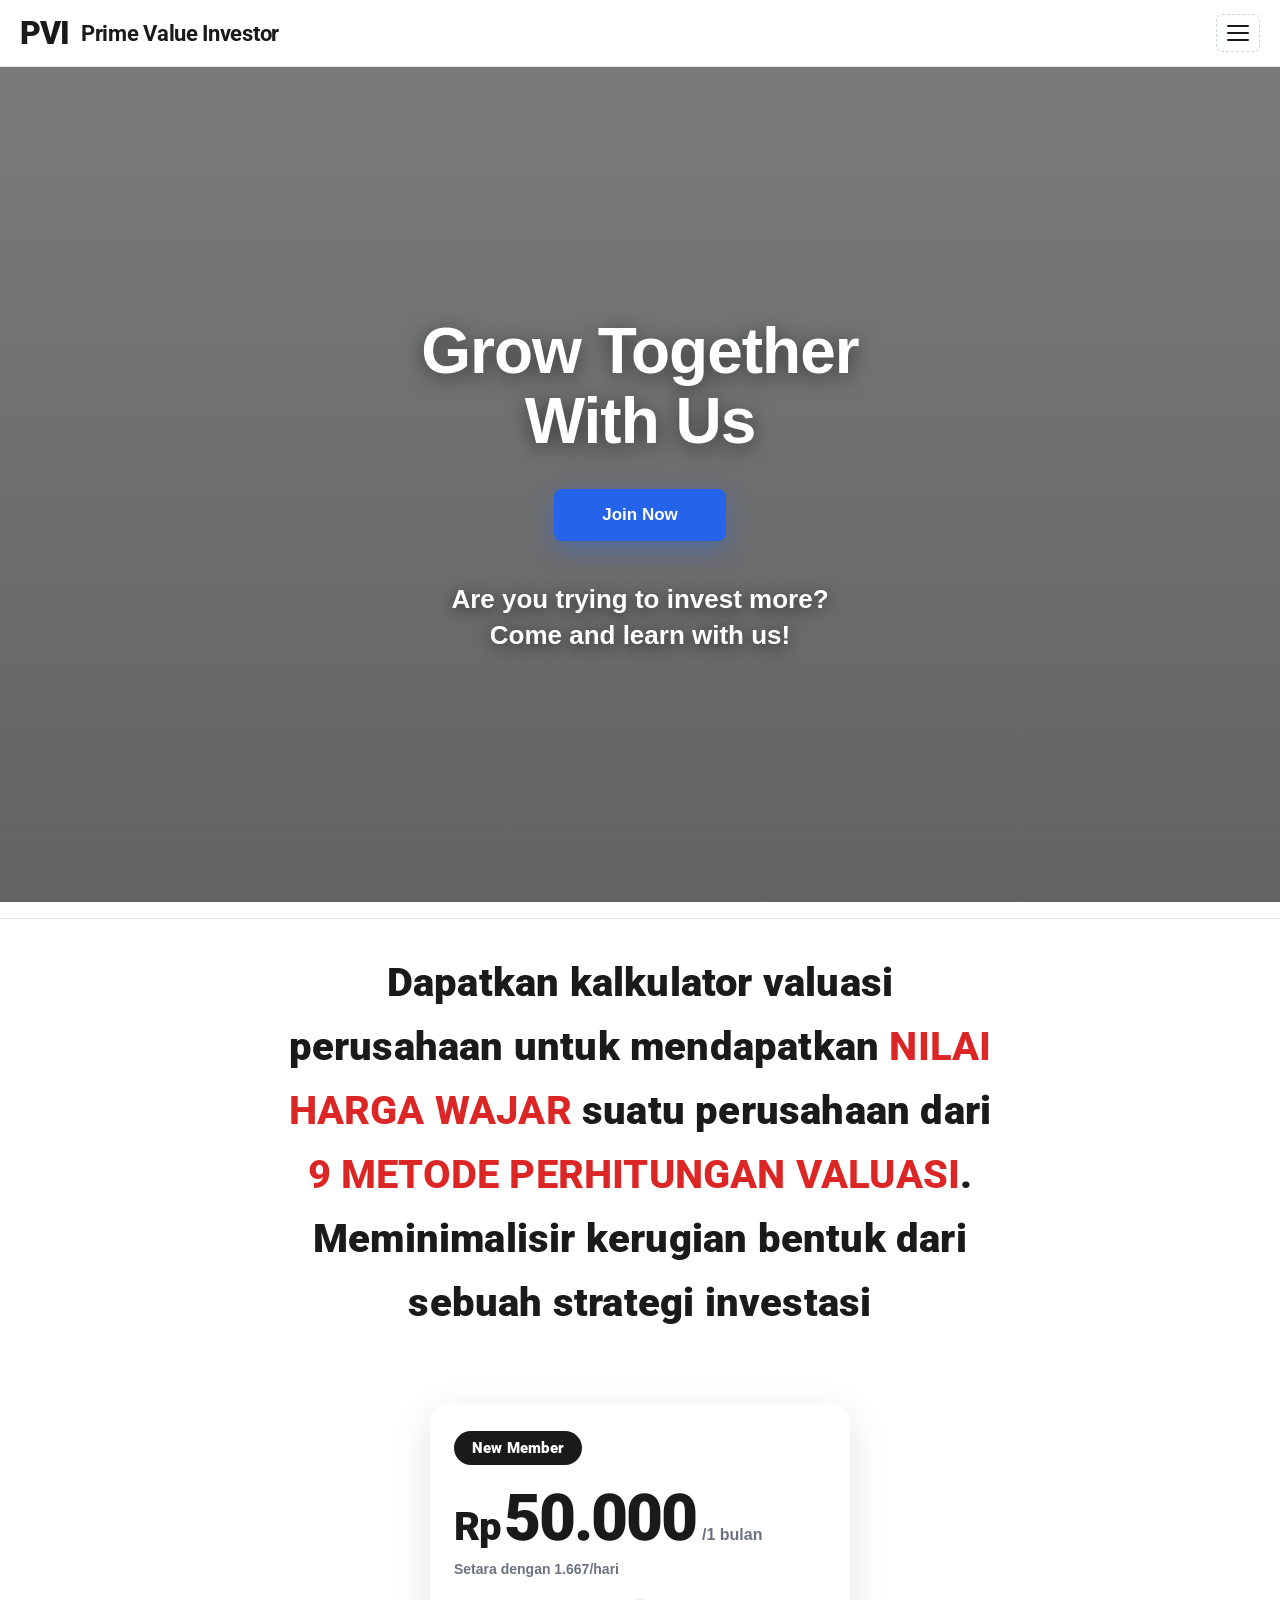
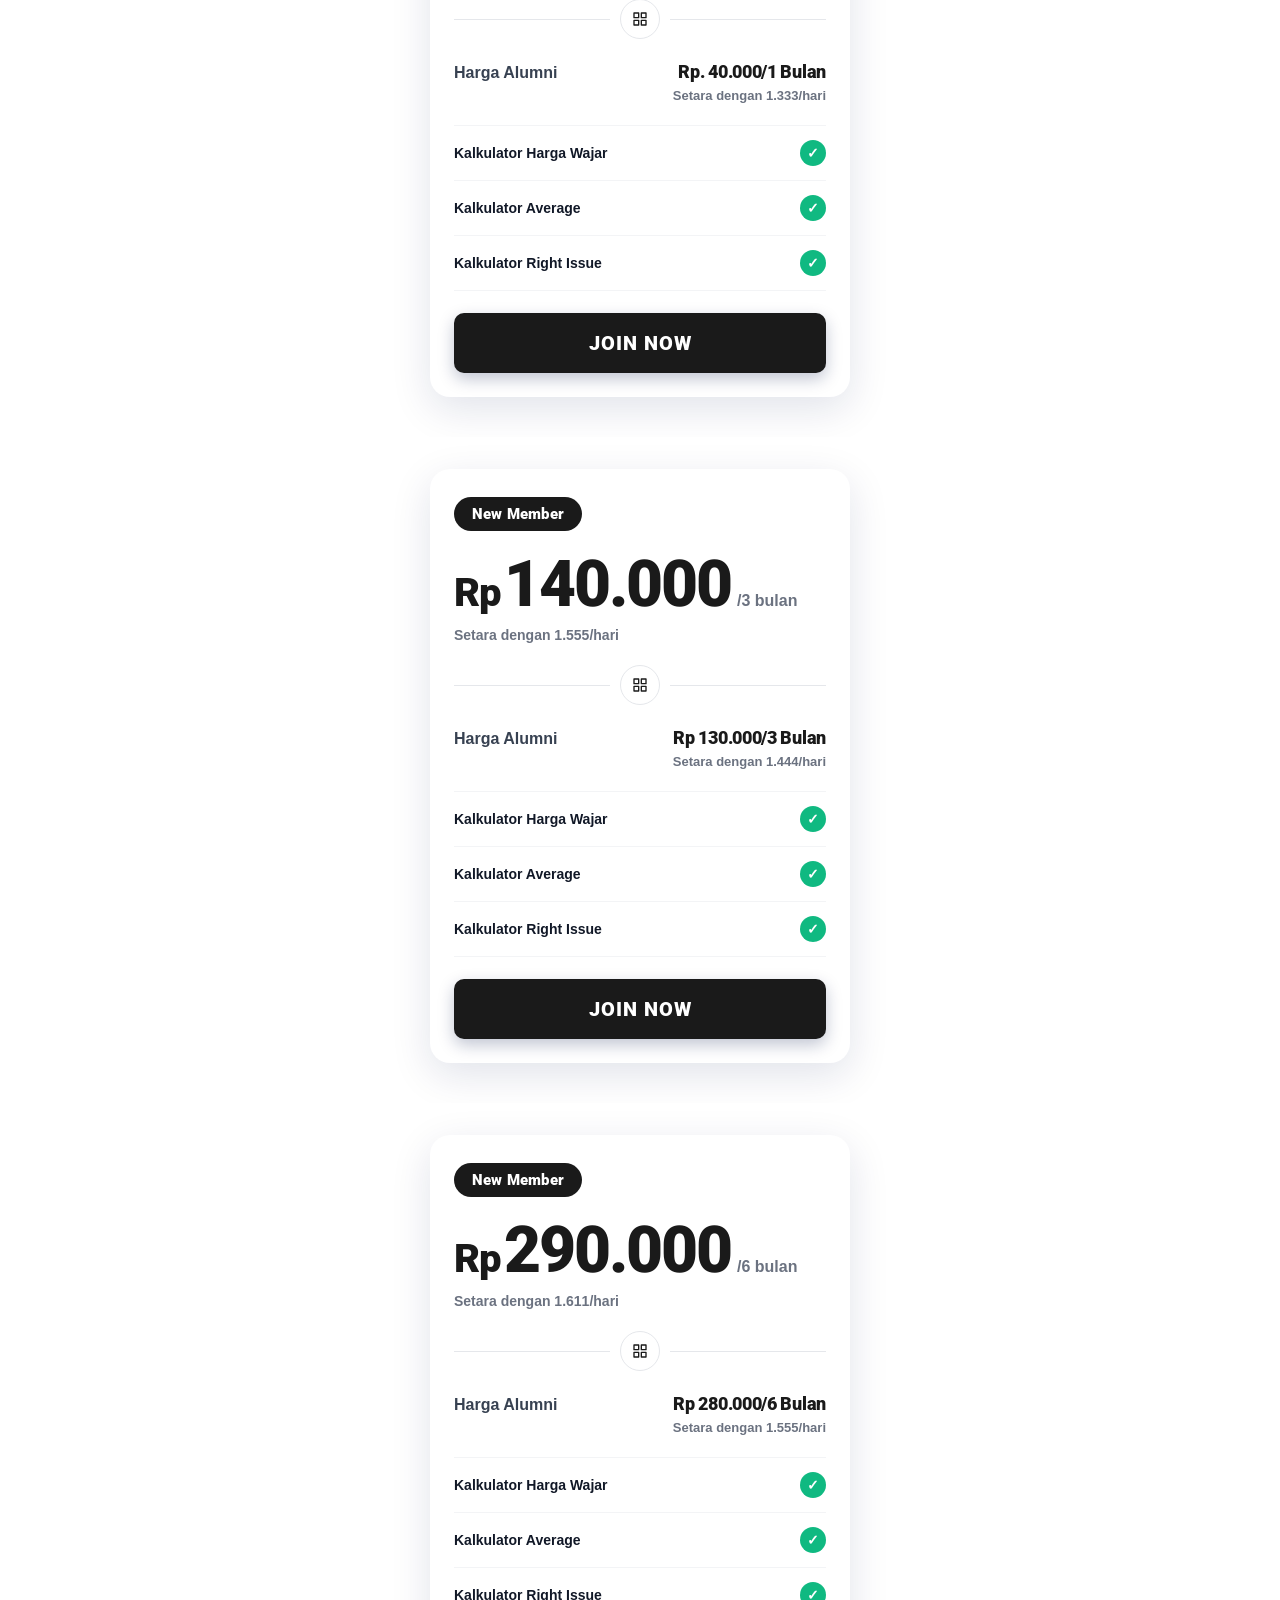
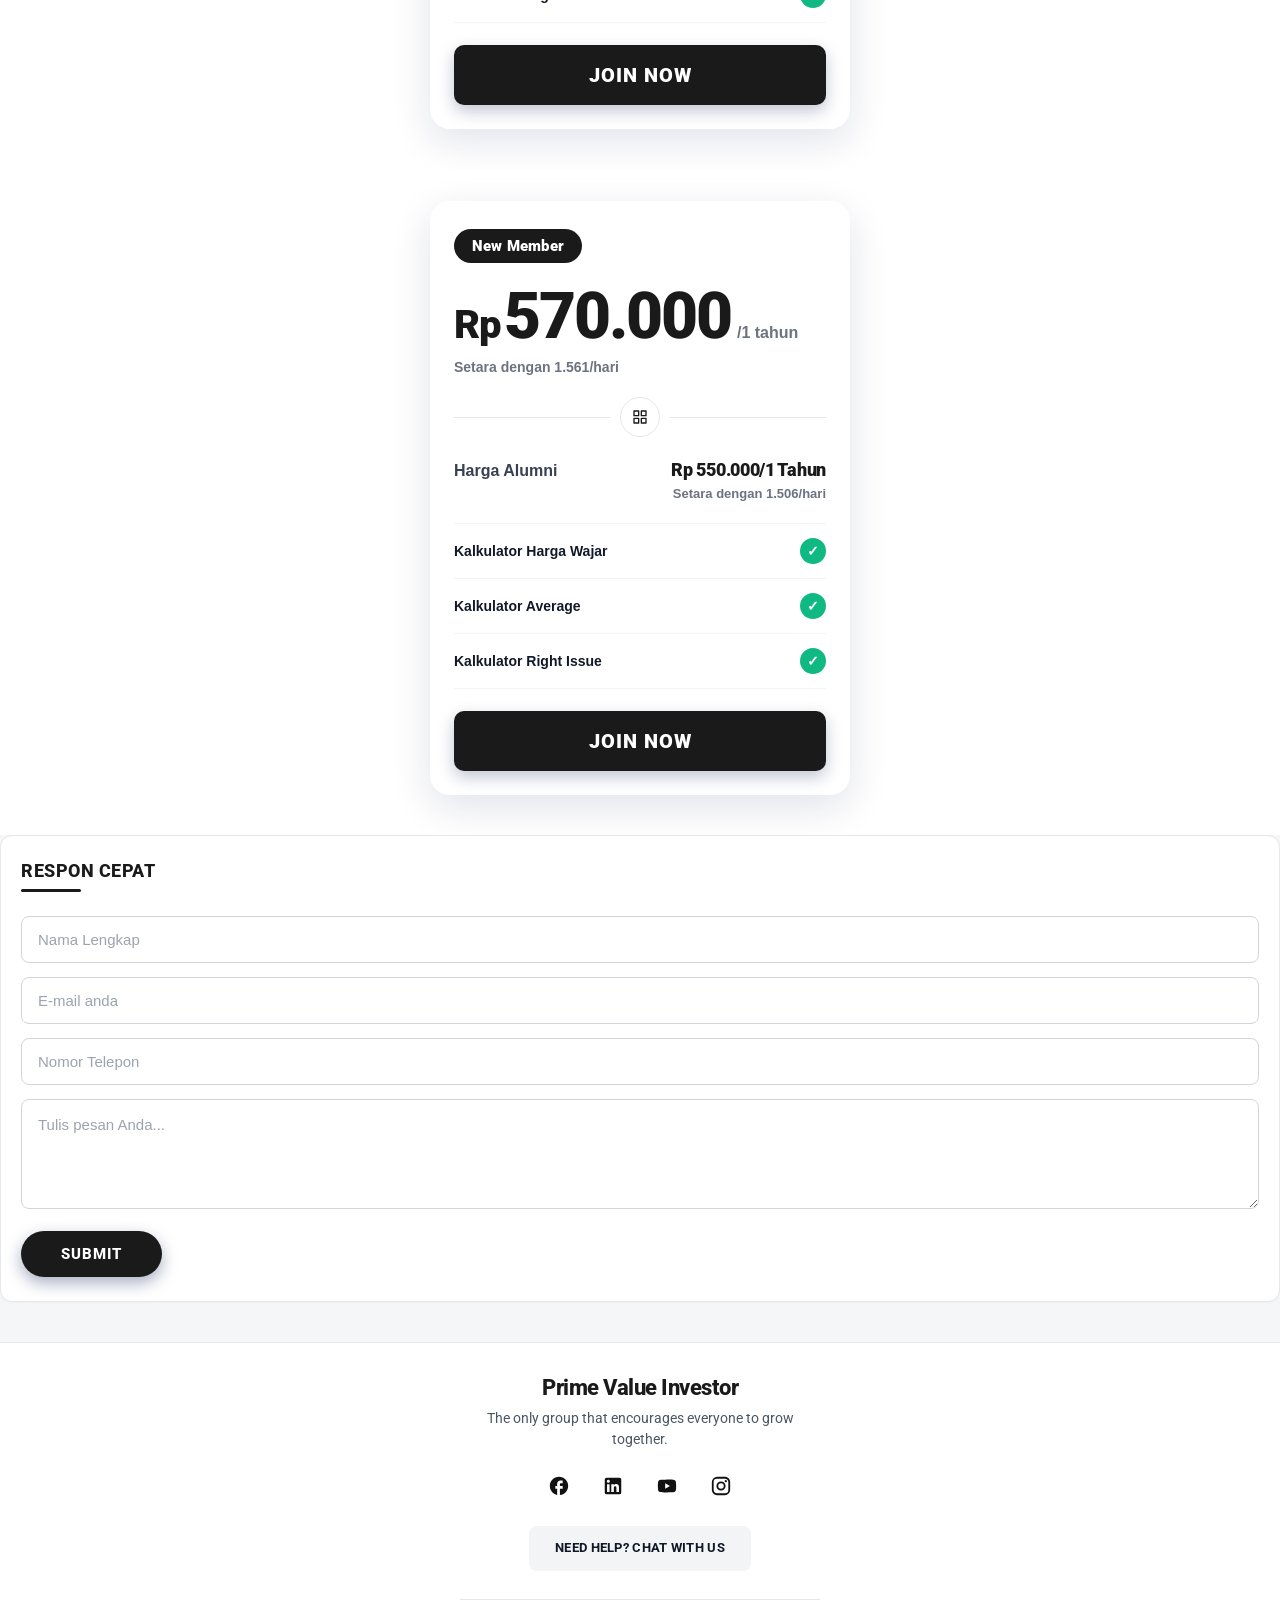
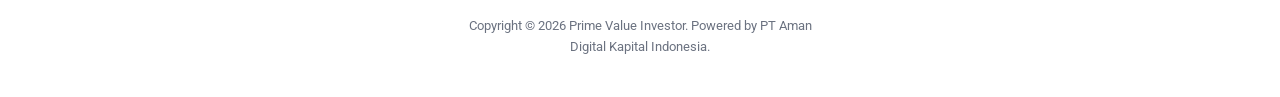
<file: home.html>
<!DOCTYPE html>
<html lang="id">
<head>
<meta charset="UTF-8">
<meta name="viewport" content="width=device-width, initial-scale=1.0">
<title>AIH — Home</title>
<!-- ===== Google Fonts: Roboto ===== -->
<link rel="preconnect" href="https://fonts.googleapis.com">
<link rel="preconnect" href="https://fonts.gstatic.com" crossorigin>
<link href="https://fonts.googleapis.com/css2?family=Roboto:wght@400;500;700;900&display=swap" rel="stylesheet">
  <!-- PWA -->
<link rel="manifest" href="manifest.json">
<meta name="theme-color" content="#1a1a1a">
<link rel="apple-touch-icon" href="img/icon-192.png">
<!-- ================= CSS ================= -->
<link rel="stylesheet" href="css/global.css?v=999">
<link rel="stylesheet" href="css/home.css?v=999">
</head>
<body>

<!-- ============================================= -->
<!-- NAVBAR                                         -->
<!-- ============================================= -->
<div class="navbar">
  <div class="navbar-left" onclick="window.location.href='home.html'">
    <div class="navbar-logo">PVI</div>
    <div class="navbar-name">Prime Value Investor</div>
  </div>
  <div class="menu-btn" onclick="openMenu()">
  <span></span><span></span><span></span>
</div>
</div>

<!-- ============================================= -->
<!-- PAGE: HOME (HERO)                              -->
<!-- ============================================= -->
<div class="page-view active" id="page-home">
  <div class="hero">
    <div class="hero-title">Grow Together<br>With Us</div>
    <button class="hero-btn" onclick="openMenu()">Join Now</button>
    <div class="hero-sub">
      Are you trying to invest more?<br>
      Come and learn with us!
    </div>
  </div>
  
  <!-- ============================================= -->
<!-- TICKER TRADINGVIEW                              -->
<!-- ============================================= -->
<div class="ticker-wrap">
  <div class="tradingview-widget-container">
    <div class="tradingview-widget-container__widget"></div>
    <script type="text/javascript" src="https://s3.tradingview.com/external-embedding/embed-widget-ticker-tape.js" async>
    {
    "symbols": [
  { "proName": "IDX:COMPOSITE", "title": "IHSG" },
  { "proName": "FOREXCOM:SPXUSD", "title": "S&P 500" },
  { "proName": "FOREXCOM:NSXUSD", "title": "Nasdaq 100" },
  { "proName": "FOREXCOM:DJI", "title": "Dow Jones" },
  { "proName": "FOREXCOM:JP225", "title": "Nikkei 225" },
  { "proName": "AMEX:EWY", "title": "Korea (EWY)" },
  { "proName": "FX_IDC:USDIDR", "title": "USD/IDR" },
  { "proName": "FX_IDC:USDSGD", "title": "USD/SGD" },
  { "proName": "FX_IDC:USDJPY", "title": "USD/JPY" }
    ],
    "showSymbolLogo": true,
    "isTransparent": false,
    "displayMode": "adaptive",
    "colorTheme": "light",
    "locale": "id"
    }
    </script>
  </div>
</div>
<!-- ============================================= -->
<!-- CTA KALKULATOR VALUASI                          -->
<!-- ============================================= -->
<div class="cta-valuasi-wrap">
  <h2 class="cta-valuasi-title">
    Dapatkan kalkulator valuasi perusahaan untuk mendapatkan
    <span class="cta-highlight">NILAI HARGA WAJAR</span>
    suatu perusahaan dari
    <span class="cta-highlight">9 METODE PERHITUNGAN VALUASI</span>.
    Meminimalisir kerugian bentuk dari sebuah strategi investasi
  </h2>
</div>
  
<!-- ============================================= -->
<!-- PAKET / PRICING                                 -->
<!-- ============================================= -->
<div class="paket-wrap">
  <div class="paket-card">

    <!-- BADGE -->
    <div class="paket-badge">New Member</div>

    <!-- HARGA MEMBER BARU -->
    <div class="paket-price-block">
      <div class="paket-price">
        <span class="paket-currency">Rp</span>
        <span class="paket-amount">50.000</span>
        <span class="paket-period">/1 bulan</span>
      </div>
      <div class="paket-sub">Setara dengan 1.667/hari</div>
    </div>

    <!-- DIVIDER -->
    <div class="paket-divider">
      <span class="paket-divider-icon">
        <svg viewBox="0 0 24 24" fill="none" stroke="currentColor" stroke-width="2" stroke-linecap="round" stroke-linejoin="round" width="16" height="16">
          <rect x="3" y="3" width="7" height="7"></rect>
          <rect x="14" y="3" width="7" height="7"></rect>
          <rect x="14" y="14" width="7" height="7"></rect>
          <rect x="3" y="14" width="7" height="7"></rect>
        </svg>
      </span>
    </div>

    <!-- HARGA ALUMNI -->
    <div class="paket-alumni-block">
      <div class="paket-alumni">
        <div class="paket-alumni-row">
          <span class="paket-alumni-label">Harga Alumni</span>
          <span class="paket-alumni-price">Rp. 40.000/1 Bulan</span>
        </div>
        <div class="paket-alumni-sub">Setara dengan 1.333/hari</div>
      </div>
    </div>

    <!-- FITUR -->
    <div class="paket-features">
      <div class="paket-feature">
        <span class="paket-feature-name">Kalkulator Harga Wajar</span>
        <span class="paket-feature-check">✓</span>
      </div>
      <div class="paket-feature">
        <span class="paket-feature-name">Kalkulator Average</span>
        <span class="paket-feature-check">✓</span>
      </div>
      <div class="paket-feature">
        <span class="paket-feature-name">Kalkulator Right Issue</span>
        <span class="paket-feature-check">✓</span>
      </div>
    </div>

    <!-- TOMBOL JOIN NOW -->
    <a href="auth.html" class="paket-btn">JOIN NOW</a>

  </div>
</div>
  <!-- ============================================= -->
<!-- PAKET / PRICING — 3 BULAN                       -->
<!-- ============================================= -->
<div class="paket-wrap">
  <div class="paket-card">

    <div class="paket-badge">New Member</div>

    <div class="paket-price-block">
      <div class="paket-price">
        <span class="paket-currency">Rp</span>
        <span class="paket-amount">140.000
        </span>
        <span class="paket-period">/3 bulan</span>
      </div>
      <div class="paket-sub">Setara dengan 1.555/hari</div>
    </div>

    <div class="paket-divider">
      <span class="paket-divider-icon">
        <svg viewBox="0 0 24 24" fill="none" stroke="currentColor" stroke-width="2" stroke-linecap="round" stroke-linejoin="round" width="16" height="16">
          <rect x="3" y="3" width="7" height="7"></rect>
          <rect x="14" y="3" width="7" height="7"></rect>
          <rect x="14" y="14" width="7" height="7"></rect>
          <rect x="3" y="14" width="7" height="7"></rect>
        </svg>
      </span>
    </div>

    <div class="paket-alumni-block">
      <div class="paket-alumni-row">
        <span class="paket-alumni-label">Harga Alumni</span>
        <span class="paket-alumni-price">Rp 130.000/3 Bulan</span>
      </div>
      <div class="paket-alumni-sub">Setara dengan 1.444/hari</div>
    </div>

    <div class="paket-features">
      <div class="paket-feature">
        <span class="paket-feature-name">Kalkulator Harga Wajar</span>
        <span class="paket-feature-check">✓</span>
      </div>
      <div class="paket-feature">
        <span class="paket-feature-name">Kalkulator Average</span>
        <span class="paket-feature-check">✓</span>
      </div>
      <div class="paket-feature">
        <span class="paket-feature-name">Kalkulator Right Issue</span>
        <span class="paket-feature-check">✓</span>
      </div>
    </div>

    <a href="auth.html" class="paket-btn">JOIN NOW</a>

  </div>
</div>

<!-- ============================================= -->
<!-- PAKET / PRICING — 6 BULAN                       -->
<!-- ============================================= -->
<div class="paket-wrap">
  <div class="paket-card">

    <div class="paket-badge">New Member</div>

    <div class="paket-price-block">
      <div class="paket-price">
        <span class="paket-currency">Rp</span>
        <span class="paket-amount">290.000</span>
        <span class="paket-period">/6 bulan</span>
      </div>
      <div class="paket-sub">Setara dengan 1.611/hari</div>
    </div>

    <div class="paket-divider">
      <span class="paket-divider-icon">
        <svg viewBox="0 0 24 24" fill="none" stroke="currentColor" stroke-width="2" stroke-linecap="round" stroke-linejoin="round" width="16" height="16">
          <rect x="3" y="3" width="7" height="7"></rect>
          <rect x="14" y="3" width="7" height="7"></rect>
          <rect x="14" y="14" width="7" height="7"></rect>
          <rect x="3" y="14" width="7" height="7"></rect>
        </svg>
      </span>
    </div>

    <div class="paket-alumni-block">
      <div class="paket-alumni-row">
        <span class="paket-alumni-label">Harga Alumni</span>
        <span class="paket-alumni-price">Rp 280.000/6 Bulan</span>
      </div>
      <div class="paket-alumni-sub">Setara dengan 1.555/hari</div>
    </div>

    <div class="paket-features">
      <div class="paket-feature">
        <span class="paket-feature-name">Kalkulator Harga Wajar</span>
        <span class="paket-feature-check">✓</span>
      </div>
      <div class="paket-feature">
        <span class="paket-feature-name">Kalkulator Average</span>
        <span class="paket-feature-check">✓</span>
      </div>
      <div class="paket-feature">
        <span class="paket-feature-name">Kalkulator Right Issue</span>
        <span class="paket-feature-check">✓</span>
      </div>
    </div>

    <a href="auth.html" class="paket-btn">JOIN NOW</a>

  </div>
</div>

<!-- ============================================= -->
<!-- PAKET / PRICING — 1 TAHUN                       -->
<!-- ============================================= -->
<div class="paket-wrap">
  <div class="paket-card">

    <div class="paket-badge">New Member</div>

    <div class="paket-price-block">
      <div class="paket-price">
        <span class="paket-currency">Rp</span>
        <span class="paket-amount">570.000</span>
        <span class="paket-period">/1 tahun</span>
      </div>
      <div class="paket-sub">Setara dengan 1.561/hari</div>
    </div>

    <div class="paket-divider">
      <span class="paket-divider-icon">
        <svg viewBox="0 0 24 24" fill="none" stroke="currentColor" stroke-width="2" stroke-linecap="round" stroke-linejoin="round" width="16" height="16">
          <rect x="3" y="3" width="7" height="7"></rect>
          <rect x="14" y="3" width="7" height="7"></rect>
          <rect x="14" y="14" width="7" height="7"></rect>
          <rect x="3" y="14" width="7" height="7"></rect>
        </svg>
      </span>
    </div>

    <div class="paket-alumni-block">
      <div class="paket-alumni-row">
        <span class="paket-alumni-label">Harga Alumni</span>
        <span class="paket-alumni-price">Rp 550.000/1 Tahun</span>
      </div>
      <div class="paket-alumni-sub">Setara dengan 1.506/hari</div>
    </div>

    <div class="paket-features">
      <div class="paket-feature">
        <span class="paket-feature-name">Kalkulator Harga Wajar</span>
        <span class="paket-feature-check">✓</span>
      </div>
      <div class="paket-feature">
        <span class="paket-feature-name">Kalkulator Average</span>
        <span class="paket-feature-check">✓</span>
      </div>
      <div class="paket-feature">
        <span class="paket-feature-name">Kalkulator Right Issue</span>
        <span class="paket-feature-check">✓</span>
      </div>
    </div>

    <a href="auth.html" class="paket-btn">JOIN NOW</a>

  </div>
</div>

  <!-- FORM RESPON CEPAT -->
  <div class="respon-cepat-wrap">
    <div class="respon-cepat-title">Respon Cepat</div>

    <form class="respon-cepat-form" id="formResponCepat" onsubmit="kirimResponCepat(event)">
      <input type="text" class="form-input" id="rcNama" placeholder="Nama Lengkap" required>
      <input type="email" class="form-input" id="rcEmail" placeholder="E-mail anda" required>
      <input type="tel" class="form-input" id="rcTelepon" placeholder="Nomor Telepon" required>
      <textarea class="form-input" id="rcPesan" placeholder="Tulis pesan Anda..." required></textarea>

      <button type="submit" class="btn-submit">Submit</button>
    </form>

    <div class="respon-cepat-success" id="rcSuccess">
      ✅ Pesan Anda berhasil dikirim. Terima kasih!
    </div>
  </div>

  <!-- FOOTER -->
  <div class="aih-footer">
    <div class="aih-footer-title">Prime Value Investor</div>
    <div class="aih-footer-sub">The only group that encourages everyone to grow together.</div>

    <div class="aih-footer-socials">
      <a href="https://facebook.com" target="_blank" aria-label="Facebook">
        <svg viewBox="0 0 24 24"><path d="M22 12c0-5.52-4.48-10-10-10S2 6.48 2 12c0 4.84 3.44 8.87 8 9.8V15H8v-3h2V9.5C10 7.57 11.57 6 13.5 6H16v3h-2c-.55 0-1 .45-1 1v2h3v3h-3v6.95c5.05-.5 9-4.76 9-9.95z"/></svg>
      </a>
      <a href="https://linkedin.com" target="_blank" aria-label="LinkedIn">
        <svg viewBox="0 0 24 24"><path d="M19 3a2 2 0 0 1 2 2v14a2 2 0 0 1-2 2H5a2 2 0 0 1-2-2V5a2 2 0 0 1 2-2h14m-.5 15.5v-5.3a3.26 3.26 0 0 0-3.26-3.26c-.85 0-1.84.52-2.32 1.3v-1.11h-2.79v8.37h2.79v-4.93c0-.77.62-1.4 1.39-1.4a1.4 1.4 0 0 1 1.4 1.4v4.93h2.79M6.88 8.56a1.68 1.68 0 0 0 1.68-1.68c0-.93-.75-1.69-1.68-1.69a1.69 1.69 0 0 0-1.69 1.69c0 .93.76 1.68 1.69 1.68m1.39 9.94v-8.37H5.5v8.37h2.77z"/></svg>
      </a>
      <a href="https://youtube.com" target="_blank" aria-label="YouTube">
        <svg viewBox="0 0 24 24"><path d="M10 15l5.19-3L10 9v6m11.56-7.83c.13.47.22 1.1.28 1.9.07.8.1 1.49.1 2.09L22 12c0 2.19-.16 3.8-.44 4.83-.25.9-.83 1.48-1.73 1.73-.47.13-1.33.22-2.65.28-1.3.07-2.49.1-3.59.1L12 19c-4.19 0-6.8-.16-7.83-.44-.9-.25-1.48-.83-1.73-1.73-.13-.47-.22-1.1-.28-1.9-.07-.8-.1-1.49-.1-2.09L2 12c0-2.19.16-3.8.44-4.83.25-.9.83-1.48 1.73-1.73.47-.13 1.33-.22 2.65-.28 1.3-.07 2.49-.1 3.59-.1L12 5c4.19 0 6.8.16 7.83.44.9.25 1.48.83 1.73 1.73z"/></svg>
      </a>
      <a href="https://instagram.com" target="_blank" aria-label="Instagram">
        <svg viewBox="0 0 24 24"><path d="M7.8 2h8.4C19.4 2 22 4.6 22 7.8v8.4a5.8 5.8 0 0 1-5.8 5.8H7.8C4.6 22 2 19.4 2 16.2V7.8A5.8 5.8 0 0 1 7.8 2m-.2 2A3.6 3.6 0 0 0 4 7.6v8.8C4 18.39 5.61 20 7.6 20h8.8a3.6 3.6 0 0 0 3.6-3.6V7.6C20 5.61 18.39 4 16.4 4H7.6m9.65 1.5a1.25 1.25 0 0 1 1.25 1.25A1.25 1.25 0 0 1 17.25 8 1.25 1.25 0 0 1 16 6.75a1.25 1.25 0 0 1 1.25-1.25M12 7a5 5 0 0 1 5 5 5 5 0 0 1-5 5 5 5 0 0 1-5-5 5 5 0 0 1 5-5m0 2a3 3 0 0 0-3 3 3 3 0 0 0 3 3 3 3 0 0 0 3-3 3 3 0 0 0-3-3z"/></svg>
      </a>
    </div>

    <div class="aih-footer-help" onclick="window.open('https://wa.me/6281234567890','_blank')">
      NEED HELP? CHAT WITH US
    </div>

    <div class="aih-footer-copy">
      Copyright © 2026 Prime Value Investor. Powered by PT Aman Digital Kapital Indonesia.
    </div>
  </div>
</div>

<!-- ============================================= -->
<!-- MENU OVERLAY                                   -->
<!-- ============================================= -->
<div class="menu-overlay" id="menuOverlay">
  <div class="menu-header">
    <div class="menu-header-left">
      <div class="menu-header-logo">PVI</div>
      <div class="menu-header-name">Prime Value Investor</div>
    </div>
    <div class="close-btn" onclick="closeMenu()">
      <svg viewBox="0 0 24 24" fill="none" stroke-linecap="round" stroke-linejoin="round">
        <line x1="6" y1="6" x2="18" y2="18"></line>
        <line x1="18" y1="6" x2="6" y2="18"></line>
      </svg>
    </div>
  </div>

  <div class="menu-list">
  <div class="menu-item">
    <div class="menu-item-title" onclick="window.location.href='home.html'">HOME</div>
  </div>
  <div class="menu-item">
    <div class="menu-item-title" onclick="toggleSubmenu(this)">
      KALKULATOR
      <span class="arrow">
        <svg viewBox="0 0 24 24" fill="none" stroke="currentColor" stroke-width="2.5" stroke-linecap="round" stroke-linejoin="round">
          <polyline points="6 9 12 15 18 9"></polyline>
        </svg>
      </span>
    </div>
    <div class="submenu">
      <div class="submenu-item" onclick="window.location.href='harga-wajar.html'">Kalkulator Harga Wajar</div>
      <div class="submenu-item" onclick="window.location.href='average.html'">Kalkulator Average</div>
      <div class="submenu-item" onclick="window.location.href='right-issue.html'">Kalkulator Right Issue</div>
    </div>
  </div>
  <div class="menu-item">
    <div class="menu-item-title" onclick="window.location.href='portofolio.html'">PORTOFOLIO</div>
  </div>
    <div class="menu-item">
    <div class="menu-item-title" onclick="window.location.href='tentang.html'">TENTANG</div>
  </div>
  <div id="menuUserSlot"></div>
</div>

<script src="js/global.js"></script>
<script src="js/home.js"></script>
<script src="js/auth.js"></script>
<script>
  if ('serviceWorker' in navigator) {
    navigator.serviceWorker.register('sw.js')
      .then(() => console.log('Service Worker terdaftar'))
      .catch((err) => console.log('SW gagal:', err));
  }
</script>
</body>
</html>
</file>
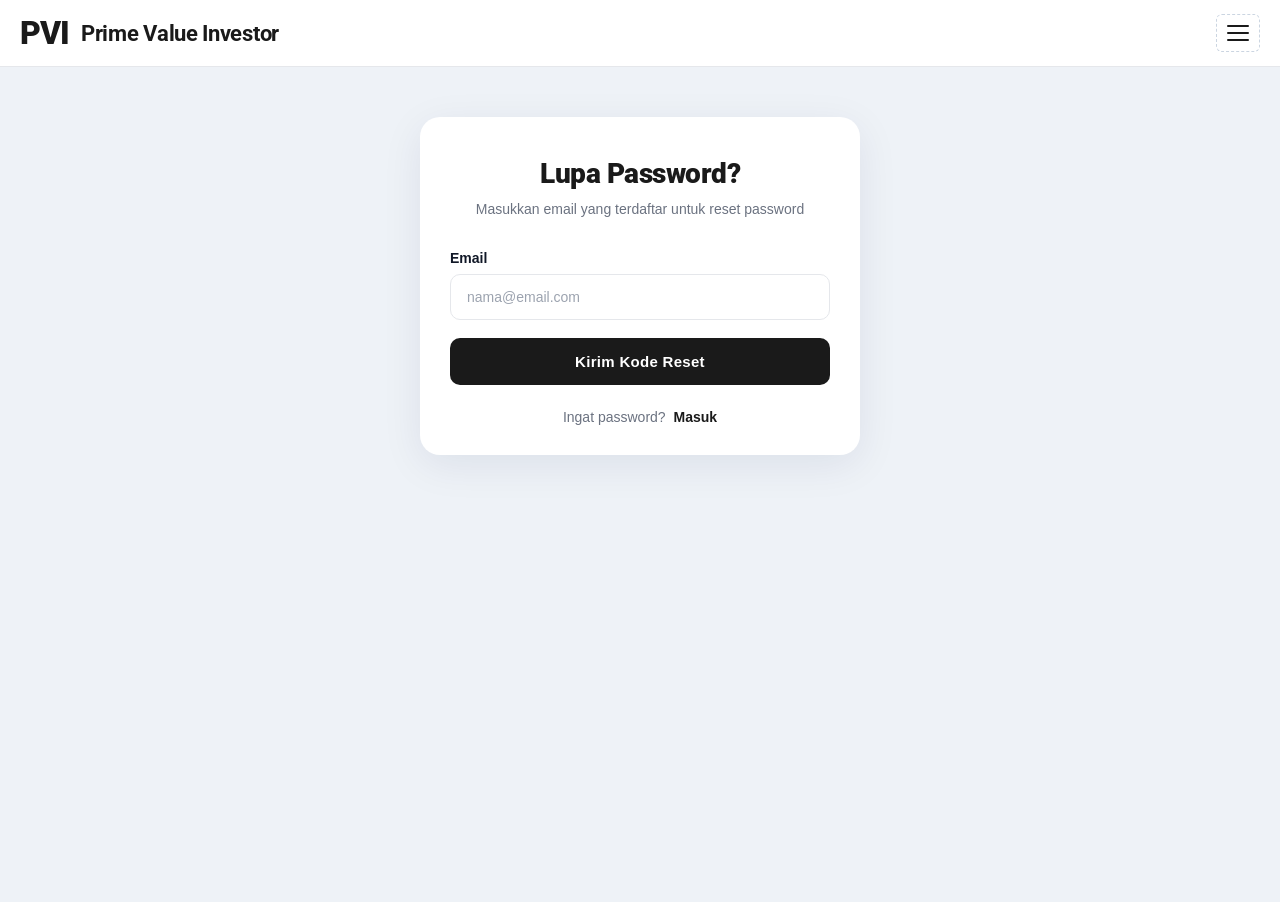
<file: lupa-password.html>
<!DOCTYPE html>
<html lang="id">
<head>
<meta charset="UTF-8">
<meta name="viewport" content="width=device-width, initial-scale=1.0">
<title>PVI — Lupa Password</title>
<!-- ===== Google Fonts: Roboto ===== -->
<link rel="preconnect" href="https://fonts.googleapis.com">
<link rel="preconnect" href="https://fonts.gstatic.com" crossorigin>
<link href="https://fonts.googleapis.com/css2?family=Roboto:wght@400;500;700;900&display=swap" rel="stylesheet">
  <!-- PWA -->
<link rel="manifest" href="manifest.json">
<meta name="theme-color" content="#1a1a1a">
<link rel="apple-touch-icon" href="img/icon-192.png">
<!-- ================= CSS ================= -->
<link rel="stylesheet" href="css/global.css?v=99">
<link rel="stylesheet" href="css/auth.css?v=99">
</head>
<body>

<!-- ============================================= -->
<!-- NAVBAR                                         -->
<!-- ============================================= -->
<div class="navbar">
  <div class="navbar-left" onclick="window.location.href='home.html'">
    <div class="navbar-logo">PVI</div>
    <div class="navbar-name">Prime Value Investor</div>
  </div>
  <div class="menu-btn" onclick="openMenu()">
    <span></span><span></span><span></span>
  </div>
</div>

<!-- ============================================= -->
<!-- PAGE: LUPA PASSWORD                            -->
<!-- ============================================= -->
<div class="page-view active" id="page-lupa-password">
  <div class="auth-page">

    <!-- ============ STEP 1: MASUKKAN EMAIL ============ -->
    <div class="auth-card active" id="cardStep1">
      <div class="auth-brand">
        <div class="auth-brand-name">Lupa Password?</div>
        <div class="auth-brand-tagline">Masukkan email yang terdaftar untuk reset password</div>
      </div>

      <form onsubmit="handleStep1(event)">
        <div class="auth-field">
          <label class="auth-label">Email</label>
          <input type="email" class="auth-input" id="forgotEmail" placeholder="nama@email.com" required>
        </div>

        <button type="submit" class="auth-submit">Kirim Kode Reset</button>
        <div class="auth-msg" id="forgotMsg1"></div>
      </form>

      <div class="auth-switch">
        Ingat password?
        <a href="auth.html">Masuk</a>
      </div>
    </div>

    <!-- ============ STEP 2: KODE + PASSWORD BARU ============ -->
    <div class="auth-card" id="cardStep2">
      <div class="auth-brand">
        <div class="auth-brand-name">Verifikasi Kode</div>
        <div class="auth-brand-tagline">Masukkan kode 6 digit yang dikirim ke email Anda</div>
      </div>

      <form onsubmit="handleStep2(event)">
        <div class="auth-field">
          <label class="auth-label">Kode Reset</label>
          <input type="text" class="auth-input" id="forgotCode" placeholder="000000" maxlength="6" inputmode="numeric" required>
          <div class="auth-hint" id="forgotHint"></div>
        </div>

        <div class="auth-field">
          <label class="auth-label">Password Baru</label>
          <div class="auth-input-wrap">
            <input type="password" class="auth-input" id="forgotPassword" placeholder="Minimal 6 karakter" required minlength="6">
            <button type="button" class="auth-show" onclick="toggleShow('forgotPassword', this)">Show</button>
          </div>
        </div>

        <div class="auth-field">
          <label class="auth-label">Konfirmasi Password Baru</label>
          <div class="auth-input-wrap">
            <input type="password" class="auth-input" id="forgotPassword2" placeholder="Ulangi password baru" required minlength="6">
            <button type="button" class="auth-show" onclick="toggleShow('forgotPassword2', this)">Show</button>
          </div>
        </div>

        <button type="submit" class="auth-submit">Ubah Password</button>
        <div class="auth-msg" id="forgotMsg2"></div>
      </form>

      <div class="auth-switch">
        Ingat password?
        <a href="auth.html">Masuk</a>
      </div>
    </div>

    <!-- ============ STEP 3: SUKSES ============ -->
    <div class="auth-card" id="cardStep3">
      <div class="auth-brand">
        <div class="auth-brand-name">Berhasil!</div>
        <div class="auth-brand-tagline">Password Anda telah direset. Silakan masuk kembali.</div>
      </div>

      <a href="auth.html" class="auth-submit" style="display:block;text-align:center;text-decoration:none;">Kembali ke Halaman Masuk</a>
    </div>

  </div>
</div>

<!-- ============================================= -->
<!-- MENU OVERLAY                                   -->
<!-- ============================================= -->
<div class="menu-overlay" id="menuOverlay">
  <div class="menu-header">
    <div class="menu-header-left">
      <div class="menu-header-logo">PVI</div>
      <div class="menu-header-name">Prime Value Investor</div>
    </div>
    <div class="close-btn" onclick="closeMenu()">
      <svg viewBox="0 0 24 24" fill="none" stroke-linecap="round" stroke-linejoin="round">
        <line x1="6" y1="6" x2="18" y2="18"></line>
        <line x1="18" y1="6" x2="6" y2="18"></line>
      </svg>
    </div>
  </div>

  <div class="menu-list">
    <div class="menu-item">
      <div class="menu-item-title" onclick="window.location.href='home.html'">HOME</div>
    </div>
    <div class="menu-item">
      <div class="menu-item-title" onclick="toggleSubmenu(this)">
        KALKULATOR
        <span class="arrow">
          <svg viewBox="0 0 24 24" fill="none" stroke="currentColor" stroke-width="2.5" stroke-linecap="round" stroke-linejoin="round">
            <polyline points="6 9 12 15 18 9"></polyline>
          </svg>
        </span>
      </div>
      <div class="submenu">
        <div class="submenu-item" onclick="window.location.href='harga-wajar.html'">Kalkulator Harga Wajar</div>
        <div class="submenu-item" onclick="window.location.href='average.html'">Kalkulator Average</div>
        <div class="submenu-item" onclick="window.location.href='right-issue.html'">Kalkulator Right Issue</div>
      </div>
    </div>
    <div class="menu-item">
      <div class="menu-item-title" onclick="window.location.href='portofolio.html'">PORTOFOLIO</div>
    </div>
    <div class="menu-item">
      <div class="menu-item-title" onclick="window.location.href='tentang.html'">TENTANG</div>
    </div>
    <div id="menuUserSlot"></div>
  </div>
</div>

<script src="js/global.js"></script>
<script src="js/auth.js"></script>
<script>
  if ('serviceWorker' in navigator) {
    navigator.serviceWorker.register('sw.js')
      .then(() => console.log('Service Worker terdaftar'))
      .catch((err) => console.log('SW gagal:', err));
  }
</script>
</body>
</html>
</file>
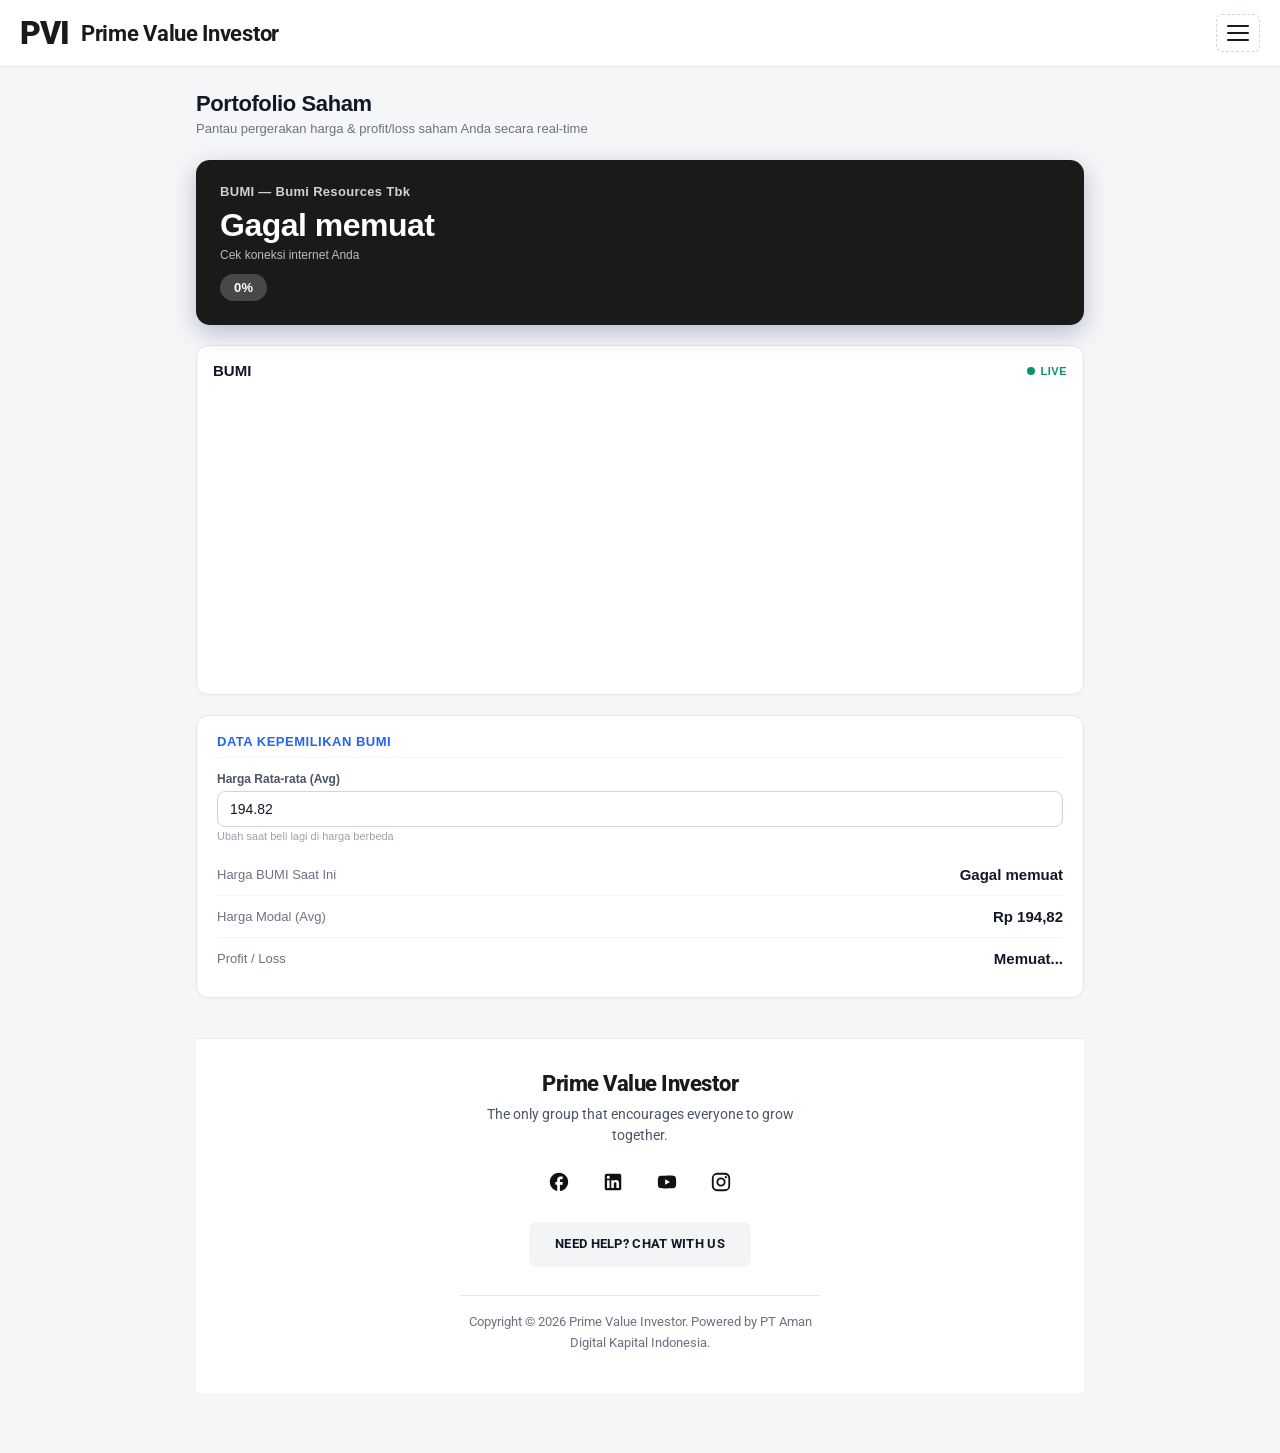
<file: portofolio.html>
<!DOCTYPE html>
<html lang="id">
<head>
<meta charset="UTF-8">
<meta name="viewport" content="width=device-width, initial-scale=1.0">
<title>AIH — Portofolio</title>
<!-- ===== Google Fonts: Roboto ===== -->
<link rel="preconnect" href="https://fonts.googleapis.com">
<link rel="preconnect" href="https://fonts.gstatic.com" crossorigin>
<link href="https://fonts.googleapis.com/css2?family=Roboto:wght@400;500;700;900&display=swap" rel="stylesheet">
  <!-- PWA -->
<link rel="manifest" href="manifest.json">
<meta name="theme-color" content="#1a1a1a">
<link rel="apple-touch-icon" href="img/icon-192.png">
<!-- ================= CSS ================= -->
<link rel="stylesheet" href="css/global.css">
<link rel="stylesheet" href="css/portofolio.css">
</head>
<body>

<!-- ============================================= -->
<!-- NAVBAR                                         -->
<!-- ============================================= -->
<div class="navbar">
  <div class="navbar-left" onclick="window.location.href='home.html'">
    <div class="navbar-logo">PVI</div>
    <div class="navbar-name">Prime Value Investor</div>
  </div>
  <div class="menu-btn" onclick="openMenu()">
  <span></span><span></span><span></span>
</div>
</div>
<!-- ============================================= -->
<!-- PAGE: PORTOFOLIO                               -->
<!-- ============================================= -->
<div class="page-view active" id="page-portofolio">
  <div class="container">
    <div class="page-title">Portofolio Saham</div>
    <div class="page-subtitle">Pantau pergerakan harga & profit/loss saham Anda secara real-time</div>

    <!-- KARTU RINGKASAN -->
    <div class="porto-header-card">
      <div class="porto-label">BUMI — Bumi Resources Tbk</div>
      <div class="porto-value" id="ptCurrentPriceHero">Memuat...</div>
      <div class="porto-sub" id="ptHeroSub">Harga real-time</div>
      <div class="porto-pnl-badge flat" id="ptHeroBadge">0%</div>
    </div>

    <!-- CHART BUMI -->
    <div class="porto-chart-wrapper" style="height: 350px;">
      <div class="porto-chart-header">
        <h3>BUMI</h3>
        <span class="porto-live"><span class="porto-live-dot"></span>LIVE</span>
      </div>
      <div class="tradingview-widget-container" style="height: calc(100% - 40px);">
        <div class="tradingview-widget-container__widget" style="height: 100%;"></div>
        <script type="text/javascript" src="https://s3.tradingview.com/external-embedding/embed-widget-advanced-chart.js" async>
        {
        "autosize": false,
        "width": "100%",
        "height": 290,
        "symbol": "IDX:BUMI",
        "interval": "D",
        "timezone": "Asia/Jakarta",
        "theme": "light",
        "style": "1",
        "locale": "id",
        "enable_publishing": false,
        "hide_top_toolbar": true,
        "save_image": false,
        "support_host": "https://www.tradingview.com"
        }
        </script>
      </div>
    </div>

    <!-- DATA PORTOFOLIO -->
    <div class="method-card">
      <div class="method-title">Data Kepemilikan BUMI</div>

      <div class="form-group">
        <label class="form-label">Harga Rata-rata (Avg)</label>
        <input type="text" class="form-input" id="ptAvgPrice" value="194.82"
               inputmode="decimal" oninput="updatePortofolio()">
        <div class="form-hint">Ubah saat beli lagi di harga berbeda</div>
      </div>

      <div class="porto-info-row">
        <span class="porto-info-label">Harga BUMI Saat Ini</span>
        <span class="porto-info-value" id="ptCurrentPrice">Memuat...</span>
      </div>
      <div class="porto-info-row">
        <span class="porto-info-label">Harga Modal (Avg)</span>
        <span class="porto-info-value" id="ptModalPrice">Rp 194,82</span>
      </div>
      <div class="porto-info-row">
        <span class="porto-info-label">Profit / Loss</span>
        <span class="porto-info-value" id="ptPnl">0%</span>
      </div>
    </div>

    <!-- FOOTER -->
    <div class="aih-footer">
      <div class="aih-footer-title">Prime Value Investor</div>
      <div class="aih-footer-sub">The only group that encourages everyone to grow together.</div>

      <div class="aih-footer-socials">
        <a href="https://facebook.com" target="_blank" aria-label="Facebook">
          <svg viewBox="0 0 24 24"><path d="M22 12c0-5.52-4.48-10-10-10S2 6.48 2 12c0 4.84 3.44 8.87 8 9.8V15H8v-3h2V9.5C10 7.57 11.57 6 13.5 6H16v3h-2c-.55 0-1 .45-1 1v2h3v3h-3v6.95c5.05-.5 9-4.76 9-9.95z"/></svg>
        </a>
        <a href="https://linkedin.com" target="_blank" aria-label="LinkedIn">
          <svg viewBox="0 0 24 24"><path d="M19 3a2 2 0 0 1 2 2v14a2 2 0 0 1-2 2H5a2 2 0 0 1-2-2V5a2 2 0 0 1 2-2h14m-.5 15.5v-5.3a3.26 3.26 0 0 0-3.26-3.26c-.85 0-1.84.52-2.32 1.3v-1.11h-2.79v8.37h2.79v-4.93c0-.77.62-1.4 1.39-1.4a1.4 1.4 0 0 1 1.4 1.4v4.93h2.79M6.88 8.56a1.68 1.68 0 0 0 1.68-1.68c0-.93-.75-1.69-1.68-1.69a1.69 1.69 0 0 0-1.69 1.69c0 .93.76 1.68 1.69 1.68m1.39 9.94v-8.37H5.5v8.37h2.77z"/></svg>
        </a>
        <a href="https://youtube.com" target="_blank" aria-label="YouTube">
          <svg viewBox="0 0 24 24"><path d="M10 15l5.19-3L10 9v6m11.56-7.83c.13.47.22 1.1.28 1.9.07.8.1 1.49.1 2.09L22 12c0 2.19-.16 3.8-.44 4.83-.25.9-.83 1.48-1.73 1.73-.47.13-1.33.22-2.65.28-1.3.07-2.49.1-3.59.1L12 19c-4.19 0-6.8-.16-7.83-.44-.9-.25-1.48-.83-1.73-1.73-.13-.47-.22-1.1-.28-1.9-.07-.8-.1-1.49-.1-2.09L2 12c0-2.19.16-3.8.44-4.83.25-.9.83-1.48 1.73-1.73.47-.13 1.33-.22 2.65-.28 1.3-.07 2.49-.1 3.59-.1L12 5c4.19 0 6.8.16 7.83.44.9.25 1.48.83 1.73 1.73z"/></svg>
        </a>
        <a href="https://instagram.com" target="_blank" aria-label="Instagram">
          <svg viewBox="0 0 24 24"><path d="M7.8 2h8.4C19.4 2 22 4.6 22 7.8v8.4a5.8 5.8 0 0 1-5.8 5.8H7.8C4.6 22 2 19.4 2 16.2V7.8A5.8 5.8 0 0 1 7.8 2m-.2 2A3.6 3.6 0 0 0 4 7.6v8.8C4 18.39 5.61 20 7.6 20h8.8a3.6 3.6 0 0 0 3.6-3.6V7.6C20 5.61 18.39 4 16.4 4H7.6m9.65 1.5a1.25 1.25 0 0 1 1.25 1.25A1.25 1.25 0 0 1 17.25 8 1.25 1.25 0 0 1 16 6.75a1.25 1.25 0 0 1 1.25-1.25M12 7a5 5 0 0 1 5 5 5 5 0 0 1-5 5 5 5 0 0 1-5-5 5 5 0 0 1 5-5m0 2a3 3 0 0 0-3 3 3 3 0 0 0 3 3 3 3 0 0 0 3-3 3 3 0 0 0-3-3z"/></svg>
        </a>
      </div>

      <div class="aih-footer-help" onclick="window.open('https://wa.me/6281234567890','_blank')">
        NEED HELP? CHAT WITH US
      </div>

      <div class="aih-footer-copy">
        Copyright © 2026 Prime Value Investor. Powered by PT Aman Digital Kapital Indonesia.
      </div>
    </div>
  </div>
</div>

<!-- ============================================= -->
<!-- MENU OVERLAY                                   -->
<!-- ============================================= -->
<div class="menu-overlay" id="menuOverlay">
  <div class="menu-header">
    <div class="menu-header-left">
      <div class="menu-header-logo">PVI</div>
      <div class="menu-header-name">Prime Value Investor</div>
    </div>
    <div class="close-btn" onclick="closeMenu()">
      <svg viewBox="0 0 24 24" fill="none" stroke-linecap="round" stroke-linejoin="round">
        <line x1="6" y1="6" x2="18" y2="18"></line>
        <line x1="18" y1="6" x2="6" y2="18"></line>
      </svg>
    </div>
  </div>

  <div class="menu-list">
  <div class="menu-item">
    <div class="menu-item-title" onclick="window.location.href='home.html'">HOME</div>
  </div>
  <div class="menu-item">
    <div class="menu-item-title" onclick="toggleSubmenu(this)">
      KALKULATOR
      <span class="arrow">
        <svg viewBox="0 0 24 24" fill="none" stroke="currentColor" stroke-width="2.5" stroke-linecap="round" stroke-linejoin="round">
          <polyline points="6 9 12 15 18 9"></polyline>
        </svg>
      </span>
    </div>
    <div class="submenu">
      <div class="submenu-item" onclick="window.location.href='harga-wajar.html'">Kalkulator Harga Wajar</div>
      <div class="submenu-item" onclick="window.location.href='average.html'">Kalkulator Average</div>
      <div class="submenu-item" onclick="window.location.href='right-issue.html'">Kalkulator Right Issue</div>
    </div>
  </div>
  <div class="menu-item">
    <div class="menu-item-title" onclick="window.location.href='portofolio.html'">PORTOFOLIO</div>
  </div>
    <div class="menu-item">
    <div class="menu-item-title" onclick="window.location.href='tentang.html'">TENTANG</div>
  </div>
  <div id="menuUserSlot"></div>
</div>

<script src="js/global.js"></script>
<script src="js/portofolio.js"></script>
<script src="js/auth.js"></script>
<script>
  if ('serviceWorker' in navigator) {
    navigator.serviceWorker.register('sw.js')
      .then(() => console.log('Service Worker terdaftar'))
      .catch((err) => console.log('SW gagal:', err));
  }
</script>
</body>
</html>
</file>
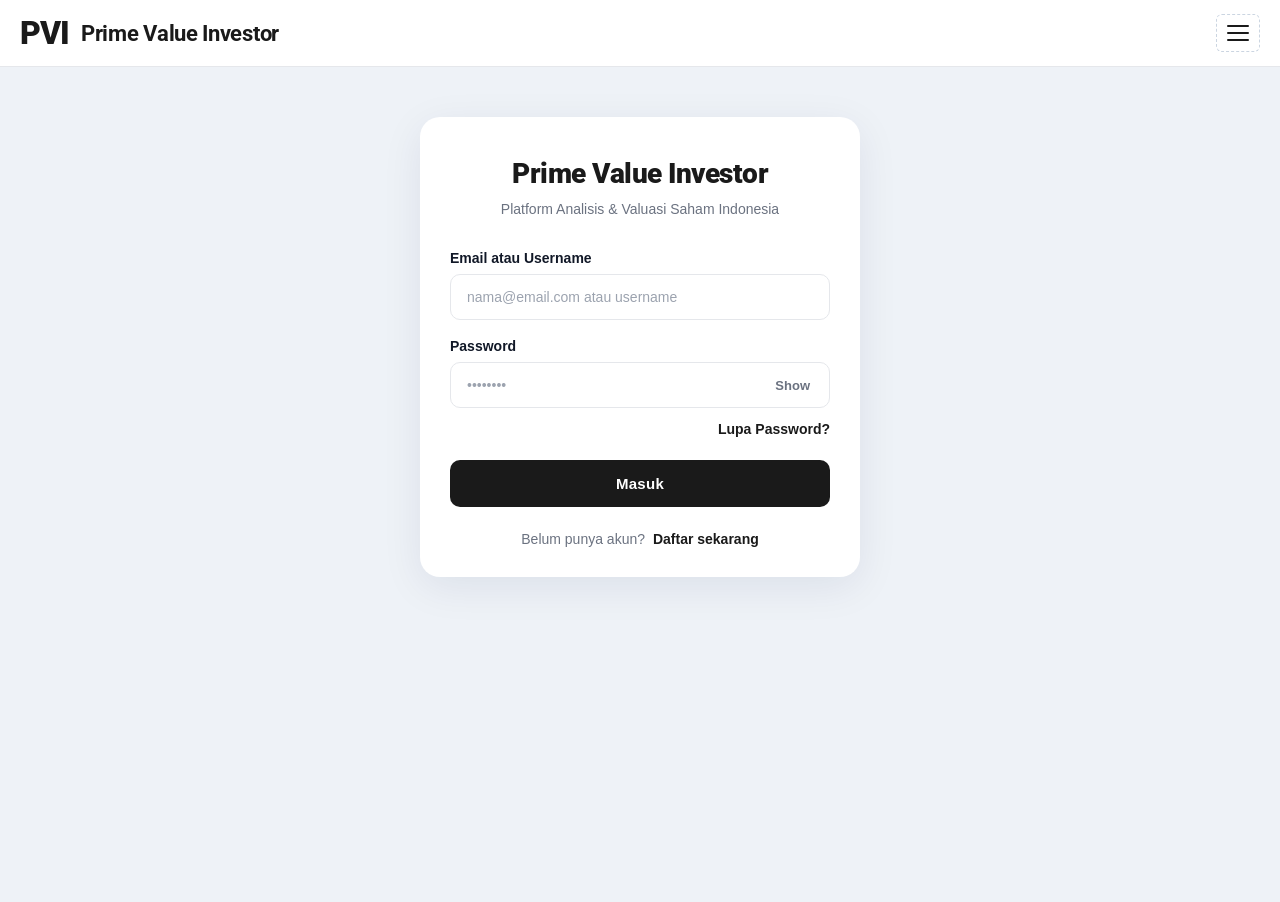
<file: profile.html>
<!DOCTYPE html>
<html lang="id">
<head>
<meta charset="UTF-8">
<meta name="viewport" content="width=device-width, initial-scale=1.0">
<title>AIH — Profile</title>
<!-- ===== Google Fonts: Roboto ===== -->
<link rel="preconnect" href="https://fonts.googleapis.com">
<link rel="preconnect" href="https://fonts.gstatic.com" crossorigin>
<link href="https://fonts.googleapis.com/css2?family=Roboto:wght@400;500;700;900&display=swap" rel="stylesheet">
  <!-- PWA -->
<link rel="manifest" href="manifest.json">
<meta name="theme-color" content="#1a1a1a">
<link rel="apple-touch-icon" href="img/icon-192.png">
<!-- ================= CSS ================= -->
<link rel="stylesheet" href="css/global.css">
<link rel="stylesheet" href="css/auth.css">
</head>
<body>

<!-- ============================================= -->
<!-- NAVBAR                                         -->
<!-- ============================================= -->
<div class="navbar">
  <div class="navbar-left" onclick="window.location.href='home.html'">
    <div class="navbar-logo">AIH</div>
    <div class="navbar-name">Prime Value Investor</div>
  </div>
  <div class="menu-btn" onclick="openMenu()">
  <span></span><span></span><span></span>
</div>
</div>
<!-- ============================================= -->
<!-- PAGE: PROFILE (setelah login)                  -->
<!-- ============================================= -->
<div class="page-view active" id="page-profile">
  <div class="container">
    <div class="profile-card">
      <div class="profile-avatar" id="profileAvatar">A</div>
      <div class="profile-name" id="profileName">—</div>
      <div class="profile-email" id="profileEmail">—</div>
      <div class="profile-actions">
        <button class="profile-btn primary" onclick="window.location.href='portofolio.html'">Portofolio</button>
        <button class="profile-btn danger" onclick="handleLogout()">Logout</button>
      </div>
    </div>
  </div>
</div>

<!-- ============================================= -->
<!-- MENU OVERLAY                                   -->
<!-- ============================================= -->
<div class="menu-overlay" id="menuOverlay">
  <div class="menu-header">
    <div class="menu-header-left">
      <div class="menu-header-logo">PVI</div>
      <div class="menu-header-name">Prime Value Investor</div>
    </div>
    <div class="close-btn" onclick="closeMenu()">
      <svg viewBox="0 0 24 24" fill="none" stroke-linecap="round" stroke-linejoin="round">
        <line x1="6" y1="6" x2="18" y2="18"></line>
        <line x1="18" y1="6" x2="6" y2="18"></line>
      </svg>
    </div>
  </div>

  <div class="menu-list">
    <div class="menu-item">
      <div class="menu-item-title" onclick="window.location.href='home.html'">HOME</div>
    </div>
    <div class="menu-item">
      <div class="menu-item-title" onclick="toggleSubmenu(this)">
        KALKULATOR
        <span class="arrow">▼</span>
      </div>
      <div class="submenu">
        <div class="submenu-item" onclick="window.location.href='harga-wajar.html'">Kalkulator Harga Wajar</div>
        <div class="submenu-item" onclick="window.location.href='average.html'">Kalkulator Average</div>
        <div class="submenu-item" onclick="window.location.href='right-issue.html'">Kalkulator Right Issue</div>
      </div>
    </div>
    <div class="menu-item">
      <div class="menu-item-title" onclick="window.location.href='portofolio.html'">PORTOFOLIO</div>
    </div>
      <div class="menu-item">
    <div class="menu-item-title" onclick="window.location.href='tentang.html'">TENTANG</div>
  </div>
  <div id="menuUserSlot"></div>
</div>
<!-- ================= JS ================= -->
<script src="js/global.js"></script>
<script src="js/auth.js"></script>
<script>
  if ('serviceWorker' in navigator) {
    navigator.serviceWorker.register('sw.js')
      .then(() => console.log('Service Worker terdaftar'))
      .catch((err) => console.log('SW gagal:', err));
  }
</script>
</body>
</html>
</file>
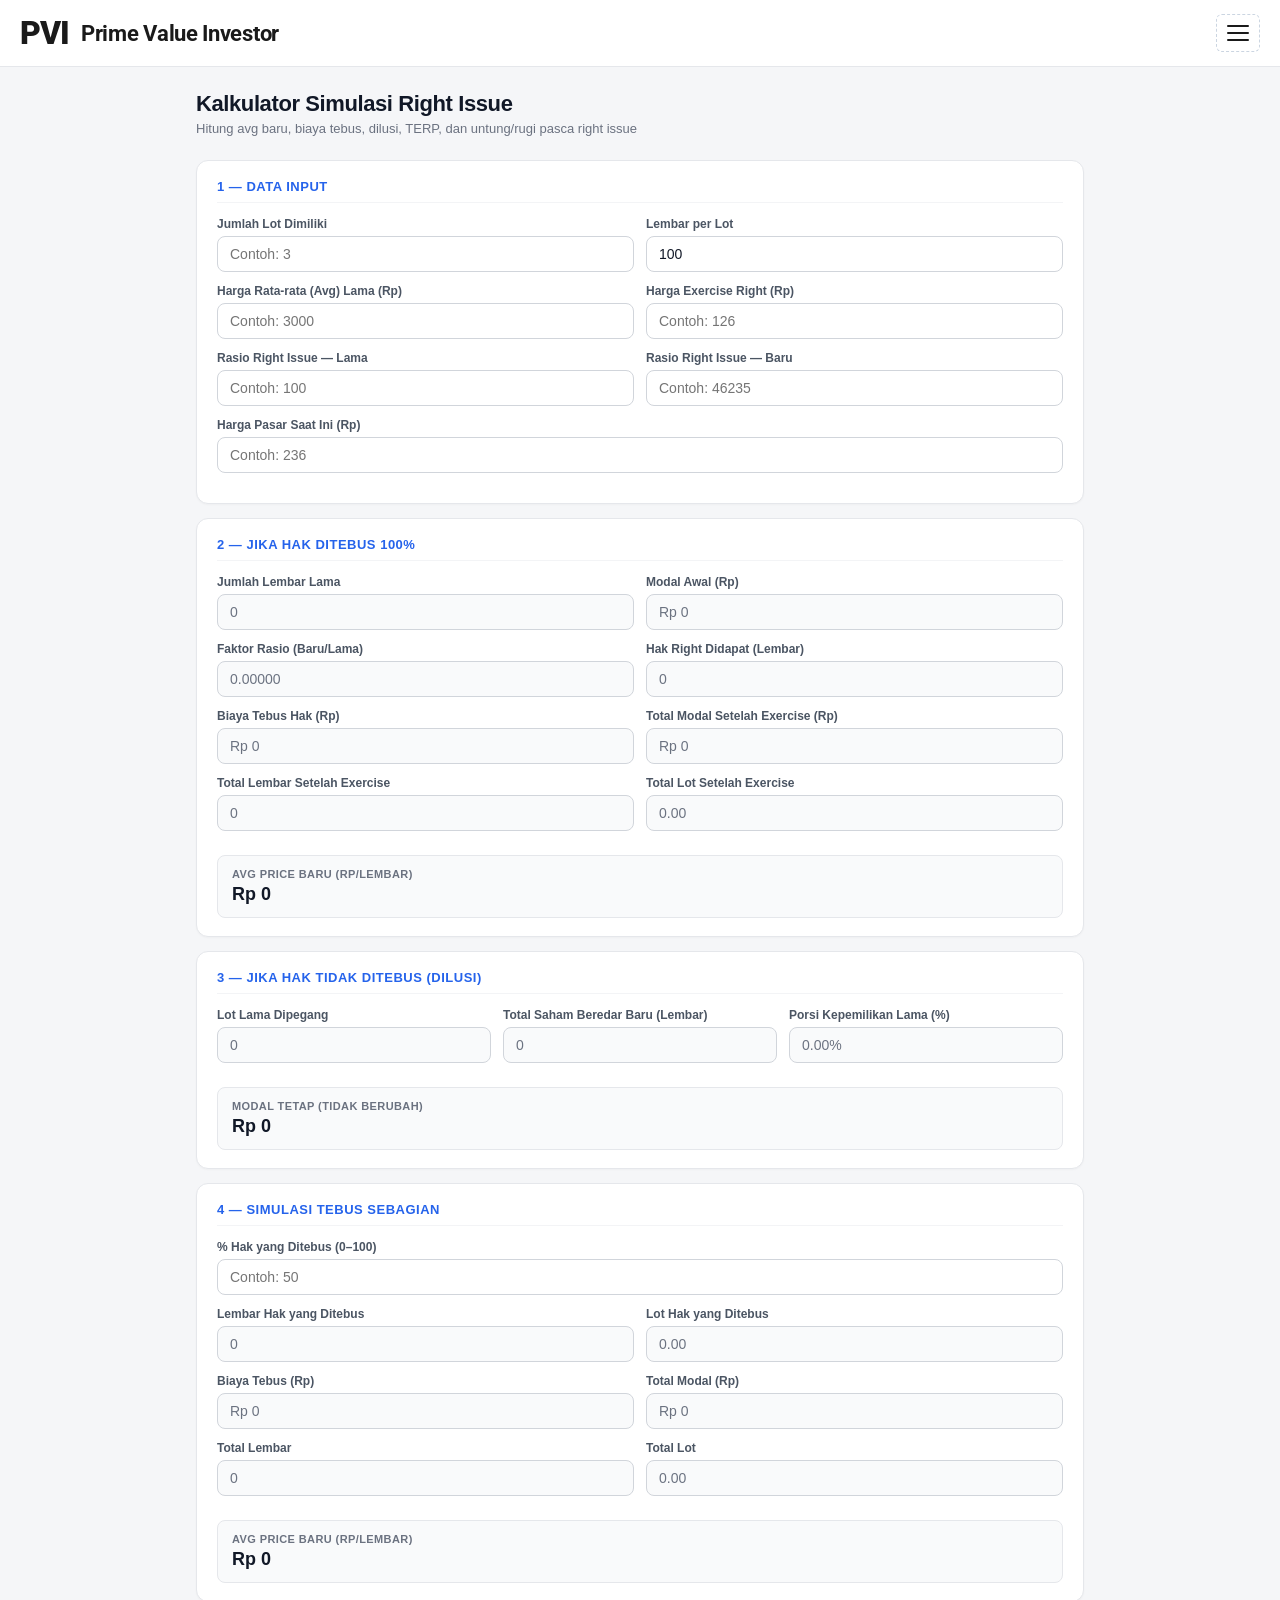
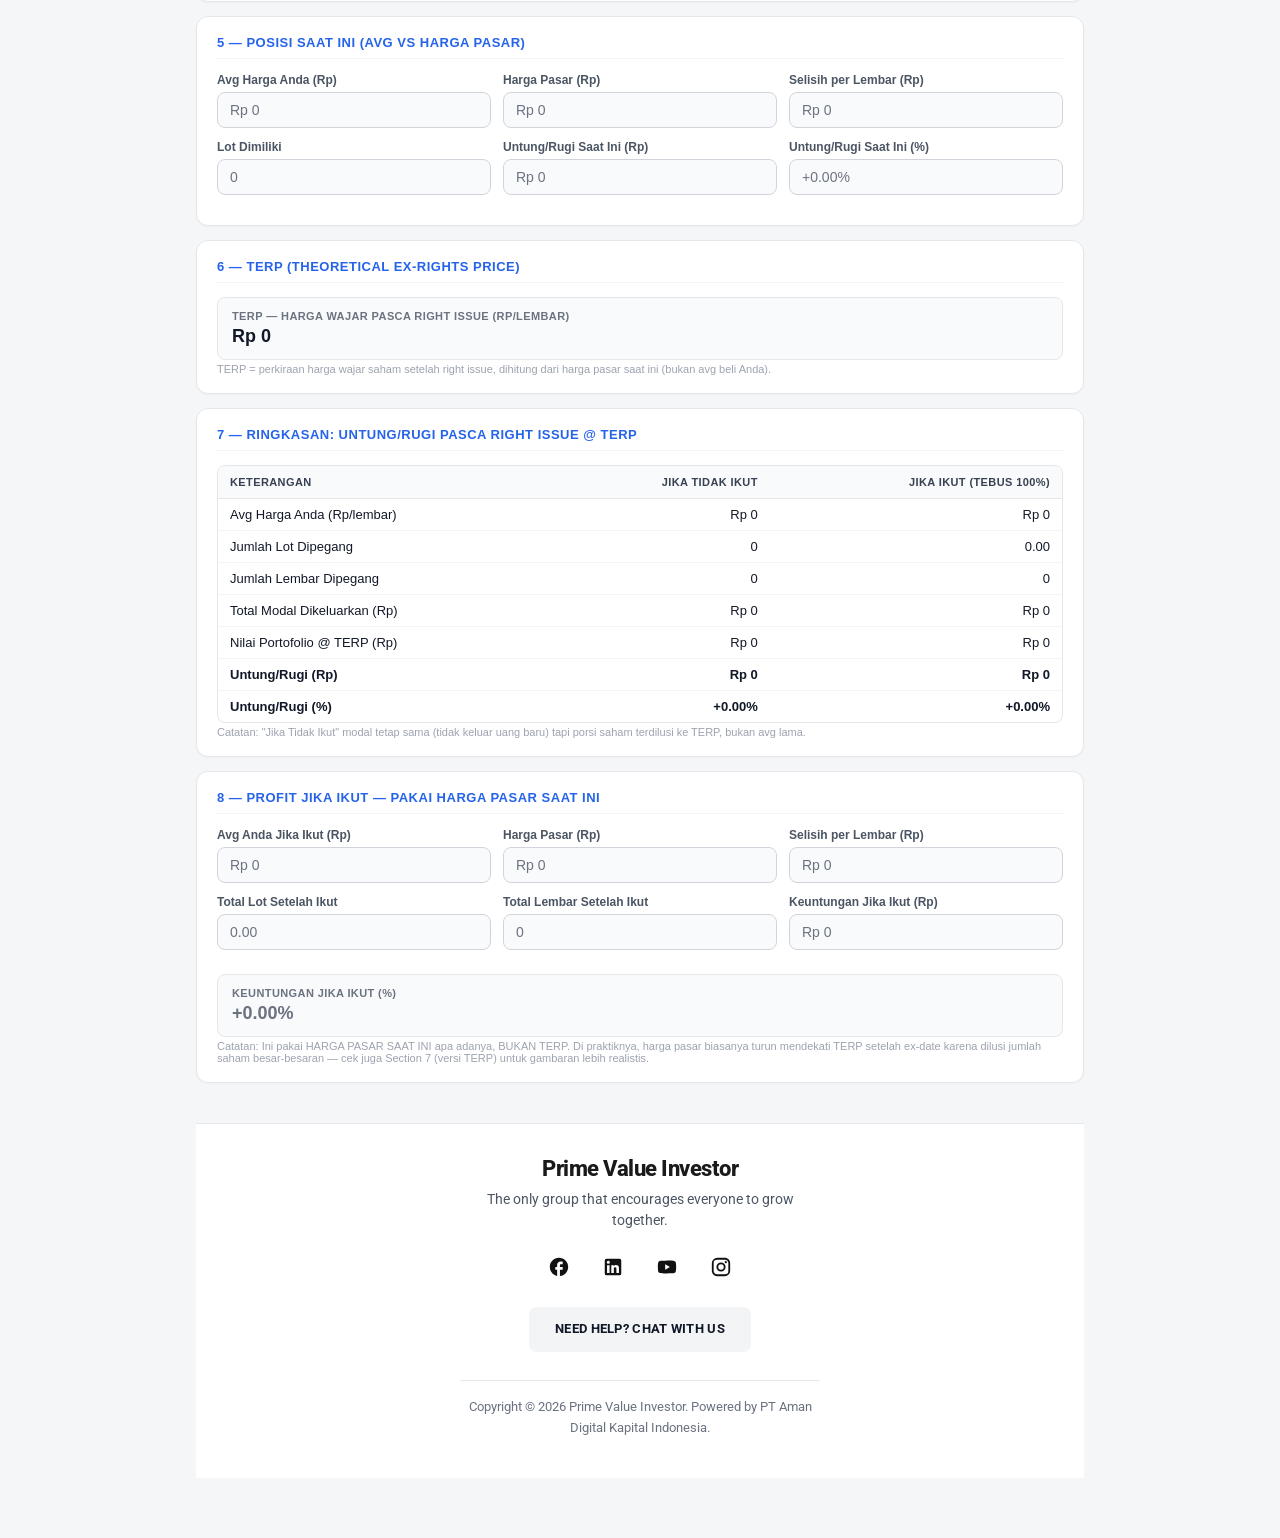
<file: right-issue.html>
<!DOCTYPE html>
<html lang="id">
<head>
<meta charset="UTF-8">
<meta name="viewport" content="width=device-width, initial-scale=1.0">
<title>AIH — Kalkulator Right Issue</title>
<!-- ===== Google Fonts: Roboto ===== -->
<link rel="preconnect" href="https://fonts.googleapis.com">
<link rel="preconnect" href="https://fonts.gstatic.com" crossorigin>
<link href="https://fonts.googleapis.com/css2?family=Roboto:wght@400;500;700;900&display=swap" rel="stylesheet">
  <!-- PWA -->
<link rel="manifest" href="manifest.json">
<meta name="theme-color" content="#1a1a1a">
<link rel="apple-touch-icon" href="img/icon-192.png">
<!-- ================= CSS ================= -->
<link rel="stylesheet" href="css/global.css?v=999">
<link rel="stylesheet" href="css/right-issue.css?v=99">
</head>
<body>

<!-- ============================================= -->
<!-- NAVBAR                                         -->
<!-- ============================================= -->
<div class="navbar">
  <div class="navbar-left" onclick="window.location.href='home.html'">
    <div class="navbar-logo">PVI</div>
    <div class="navbar-name">Prime Value Investor</div>
  </div>
  <div class="menu-btn" onclick="openMenu()">
  <span></span><span></span><span></span>
</div>
</div>
<!-- ============================================= -->
<!-- PAGE: KALKULATOR RIGHT ISSUE                   -->
<!-- ============================================= -->
<div class="page-view active" id="page-right-issue">
  <div class="container">
    <div class="page-title">Kalkulator Simulasi Right Issue</div>
    <div class="page-subtitle">Hitung avg baru, biaya tebus, dilusi, TERP, dan untung/rugi pasca right issue</div>

    <!-- 1. DATA INPUT -->
    <div class="method-card">
      <div class="method-title">1 — Data Input</div>
      <div class="grid-2">
        <div class="form-group">
          <label class="form-label">Jumlah Lot Dimiliki</label>
          <input type="text" class="form-input" id="riLot" placeholder="Contoh: 3" inputmode="numeric" oninput="updateRightIssue()">
        </div>
        <div class="form-group">
          <label class="form-label">Lembar per Lot</label>
          <input type="text" class="form-input" id="riLembarPerLot" value="100" inputmode="numeric" oninput="updateRightIssue()">
        </div>
      </div>
      <div class="grid-2">
        <div class="form-group">
          <label class="form-label">Harga Rata-rata (Avg) Lama (Rp)</label>
          <input type="text" class="form-input" id="riAvgLama" placeholder="Contoh: 3000" inputmode="numeric" oninput="updateRightIssue()">
        </div>
        <div class="form-group">
          <label class="form-label">Harga Exercise Right (Rp)</label>
          <input type="text" class="form-input" id="riHargaExercise" placeholder="Contoh: 126" inputmode="numeric" oninput="updateRightIssue()">
        </div>
      </div>
      <div class="grid-2">
        <div class="form-group">
          <label class="form-label">Rasio Right Issue — Lama</label>
          <input type="text" class="form-input" id="riRasioLama" placeholder="Contoh: 100" inputmode="numeric" oninput="updateRightIssue()">
        </div>
        <div class="form-group">
          <label class="form-label">Rasio Right Issue — Baru</label>
          <input type="text" class="form-input" id="riRasioBaru" placeholder="Contoh: 46235" inputmode="numeric" oninput="updateRightIssue()">
        </div>
      </div>
      <div class="grid-1">
        <div class="form-group">
          <label class="form-label">Harga Pasar Saat Ini (Rp)</label>
          <input type="text" class="form-input" id="riHargaPasar" placeholder="Contoh: 236" inputmode="numeric" oninput="updateRightIssue()">
        </div>
      </div>
    </div>

    <!-- 2. JIKA HAK DITEBUS 100% -->
    <div class="method-card">
      <div class="method-title">2 — Jika Hak Ditebus 100%</div>
      <div class="grid-2">
        <div class="form-group">
          <label class="form-label">Jumlah Lembar Lama</label>
          <input type="text" class="form-input" id="riLembarLama" readonly>
        </div>
        <div class="form-group">
          <label class="form-label">Modal Awal (Rp)</label>
          <input type="text" class="form-input" id="riModalAwal" readonly>
        </div>
      </div>
      <div class="grid-2">
        <div class="form-group">
          <label class="form-label">Faktor Rasio (Baru/Lama)</label>
          <input type="text" class="form-input" id="riFaktorRasio" readonly>
        </div>
        <div class="form-group">
          <label class="form-label">Hak Right Didapat (Lembar)</label>
          <input type="text" class="form-input" id="riHakDidapat" readonly>
        </div>
      </div>
      <div class="grid-2">
        <div class="form-group">
          <label class="form-label">Biaya Tebus Hak (Rp)</label>
          <input type="text" class="form-input" id="riBiayaTebus" readonly>
        </div>
        <div class="form-group">
          <label class="form-label">Total Modal Setelah Exercise (Rp)</label>
          <input type="text" class="form-input" id="riTotalModal" readonly>
        </div>
      </div>
      <div class="grid-2">
        <div class="form-group">
          <label class="form-label">Total Lembar Setelah Exercise</label>
          <input type="text" class="form-input" id="riTotalLembar" readonly>
        </div>
        <div class="form-group">
          <label class="form-label">Total Lot Setelah Exercise</label>
          <input type="text" class="form-input" id="riTotalLot" readonly>
        </div>
      </div>
      <div class="result-box">
        <div class="result-label">Avg Price Baru (Rp/lembar)</div>
        <div class="result-value" id="riAvgBaru">Rp 0</div>
      </div>
    </div>

    <!-- 3. JIKA HAK TIDAK DITEBUS -->
    <div class="method-card">
      <div class="method-title">3 — Jika Hak Tidak Ditebus (Dilusi)</div>
      <div class="grid-3">
        <div class="form-group">
          <label class="form-label">Lot Lama Dipegang</label>
          <input type="text" class="form-input" id="riLotLamaDilusi" readonly>
        </div>
        <div class="form-group">
          <label class="form-label">Total Saham Beredar Baru (Lembar)</label>
          <input type="text" class="form-input" id="riTotalSahamBaru" readonly>
        </div>
        <div class="form-group">
          <label class="form-label">Porsi Kepemilikan Lama (%)</label>
          <input type="text" class="form-input" id="riPorsiLama" readonly>
        </div>
      </div>
      <div class="result-box">
        <div class="result-label">Modal Tetap (Tidak Berubah)</div>
        <div class="result-value" id="riModalTetap">Rp 0</div>
      </div>
    </div>

    <!-- 4. SIMULASI TEBUS SEBAGIAN -->
    <div class="method-card">
      <div class="method-title">4 — Simulasi Tebus Sebagian</div>
      <div class="grid-1">
        <div class="form-group">
          <label class="form-label">% Hak yang Ditebus (0–100)</label>
          <input type="text" class="form-input" id="riPersenTebus" placeholder="Contoh: 50" inputmode="decimal" oninput="updateRightIssue()">
        </div>
      </div>
      <div class="grid-2">
        <div class="form-group">
          <label class="form-label">Lembar Hak yang Ditebus</label>
          <input type="text" class="form-input" id="riLembarTebus" readonly>
        </div>
        <div class="form-group">
          <label class="form-label">Lot Hak yang Ditebus</label>
          <input type="text" class="form-input" id="riLotTebus" readonly>
        </div>
      </div>
      <div class="grid-2">
        <div class="form-group">
          <label class="form-label">Biaya Tebus (Rp)</label>
          <input type="text" class="form-input" id="riBiayaTebusSebagian" readonly>
        </div>
        <div class="form-group">
          <label class="form-label">Total Modal (Rp)</label>
          <input type="text" class="form-input" id="riTotalModalSebagian" readonly>
        </div>
      </div>
      <div class="grid-2">
        <div class="form-group">
          <label class="form-label">Total Lembar</label>
          <input type="text" class="form-input" id="riTotalLembarSebagian" readonly>
        </div>
        <div class="form-group">
          <label class="form-label">Total Lot</label>
          <input type="text" class="form-input" id="riTotalLotSebagian" readonly>
        </div>
      </div>
      <div class="result-box">
        <div class="result-label">Avg Price Baru (Rp/lembar)</div>
        <div class="result-value" id="riAvgBaruSebagian">Rp 0</div>
      </div>
    </div>

    <!-- 5. POSISI SAAT INI -->
    <div class="method-card">
      <div class="method-title">5 — Posisi Saat Ini (Avg vs Harga Pasar)</div>
      <div class="grid-3">
        <div class="form-group">
          <label class="form-label">Avg Harga Anda (Rp)</label>
          <input type="text" class="form-input" id="riAvgAnda" readonly>
        </div>
        <div class="form-group">
          <label class="form-label">Harga Pasar (Rp)</label>
          <input type="text" class="form-input" id="riHargaPasarNow" readonly>
        </div>
        <div class="form-group">
          <label class="form-label">Selisih per Lembar (Rp)</label>
          <input type="text" class="form-input" id="riSelisihLembar" readonly>
        </div>
      </div>
      <div class="grid-3">
        <div class="form-group">
          <label class="form-label">Lot Dimiliki</label>
          <input type="text" class="form-input" id="riLotSaatIni" readonly>
        </div>
        <div class="form-group">
          <label class="form-label">Untung/Rugi Saat Ini (Rp)</label>
          <input type="text" class="form-input" id="riPnlSaatIniRp" readonly>
        </div>
        <div class="form-group">
          <label class="form-label">Untung/Rugi Saat Ini (%)</label>
          <input type="text" class="form-input" id="riPnlSaatIniPersen" readonly>
        </div>
      </div>
    </div>

    <!-- 6. TERP -->
    <div class="method-card">
      <div class="method-title">6 — TERP (Theoretical Ex-Rights Price)</div>
      <div class="result-box">
        <div class="result-label">TERP — Harga Wajar Pasca Right Issue (Rp/lembar)</div>
        <div class="result-value" id="riTerp">Rp 0</div>
      </div>
      <div class="form-hint">
        TERP = perkiraan harga wajar saham setelah right issue, dihitung dari harga pasar saat ini (bukan avg beli Anda).
      </div>
    </div>

    <!-- 7. RINGKASAN UNTUNG/RUGI -->
    <div class="method-card">
      <div class="method-title">7 — Ringkasan: Untung/Rugi Pasca Right Issue @ TERP</div>
      <div class="table-wrapper">
        <table>
          <thead>
            <tr>
              <th>Keterangan</th>
              <th class="td-right">Jika Tidak Ikut</th>
              <th class="td-right">Jika Ikut (Tebus 100%)</th>
            </tr>
          </thead>
          <tbody>
            <tr>
              <td>Avg Harga Anda (Rp/lembar)</td>
              <td class="td-right" id="riSumAvgTidak">Rp 0</td>
              <td class="td-right" id="riSumAvgIkut">Rp 0</td>
            </tr>
            <tr>
              <td>Jumlah Lot Dipegang</td>
              <td class="td-right" id="riSumLotTidak">0</td>
              <td class="td-right" id="riSumLotIkut">0</td>
            </tr>
            <tr>
              <td>Jumlah Lembar Dipegang</td>
              <td class="td-right" id="riSumLembarTidak">0</td>
              <td class="td-right" id="riSumLembarIkut">0</td>
            </tr>
            <tr>
              <td>Total Modal Dikeluarkan (Rp)</td>
              <td class="td-right" id="riSumModalTidak">Rp 0</td>
              <td class="td-right" id="riSumModalIkut">Rp 0</td>
            </tr>
            <tr>
              <td>Nilai Portofolio @ TERP (Rp)</td>
              <td class="td-right" id="riSumNilaiTidak">Rp 0</td>
              <td class="td-right" id="riSumNilaiIkut">Rp 0</td>
            </tr>
            <tr>
              <td><strong>Untung/Rugi (Rp)</strong></td>
              <td class="td-right" id="riSumPnlTidak"><strong>Rp 0</strong></td>
              <td class="td-right" id="riSumPnlIkut"><strong>Rp 0</strong></td>
            </tr>
            <tr>
              <td><strong>Untung/Rugi (%)</strong></td>
              <td class="td-right" id="riSumPnlPersenTidak"><strong>0%</strong></td>
              <td class="td-right" id="riSumPnlPersenIkut"><strong>0%</strong></td>
            </tr>
          </tbody>
        </table>
      </div>
      <div class="form-hint">
        Catatan: "Jika Tidak Ikut" modal tetap sama (tidak keluar uang baru) tapi porsi saham terdilusi ke TERP, bukan avg lama.
      </div>
    </div>

    <!-- 8. PROFIT JIKA IKUT PAKAI HARGA PASAR -->
    <div class="method-card">
      <div class="method-title">8 — Profit Jika Ikut — Pakai Harga Pasar Saat Ini</div>
      <div class="grid-3">
        <div class="form-group">
          <label class="form-label">Avg Anda Jika Ikut (Rp)</label>
          <input type="text" class="form-input" id="riAvgIkutPasar" readonly>
        </div>
        <div class="form-group">
          <label class="form-label">Harga Pasar (Rp)</label>
          <input type="text" class="form-input" id="riHargaPasarPasar" readonly>
        </div>
        <div class="form-group">
          <label class="form-label">Selisih per Lembar (Rp)</label>
          <input type="text" class="form-input" id="riSelisihPasar" readonly>
        </div>
      </div>
      <div class="grid-3">
        <div class="form-group">
          <label class="form-label">Total Lot Setelah Ikut</label>
          <input type="text" class="form-input" id="riTotalLotIkutPasar" readonly>
        </div>
        <div class="form-group">
          <label class="form-label">Total Lembar Setelah Ikut</label>
          <input type="text" class="form-input" id="riTotalLembarIkutPasar" readonly>
        </div>
        <div class="form-group">
          <label class="form-label">Keuntungan Jika Ikut (Rp)</label>
          <input type="text" class="form-input" id="riProfitIkutRp" readonly>
        </div>
      </div>
      <div class="result-box profit-neutral" id="boxRiProfitIkut">
        <div class="result-label">Keuntungan Jika Ikut (%)</div>
        <div class="result-value" id="riProfitIkutPersen">0%</div>
      </div>
      <div class="form-hint">
        Catatan: Ini pakai HARGA PASAR SAAT INI apa adanya, BUKAN TERP. Di praktiknya, harga pasar biasanya turun mendekati TERP setelah ex-date karena dilusi jumlah saham besar-besaran — cek juga Section 7 (versi TERP) untuk gambaran lebih realistis.
      </div>
    </div>

    <!-- FOOTER -->
    <div class="aih-footer">
      <div class="aih-footer-title">Prime Value Investor</div>
      <div class="aih-footer-sub">The only group that encourages everyone to grow together.</div>

      <div class="aih-footer-socials">
        <a href="https://facebook.com" target="_blank" aria-label="Facebook">
          <svg viewBox="0 0 24 24"><path d="M22 12c0-5.52-4.48-10-10-10S2 6.48 2 12c0 4.84 3.44 8.87 8 9.8V15H8v-3h2V9.5C10 7.57 11.57 6 13.5 6H16v3h-2c-.55 0-1 .45-1 1v2h3v3h-3v6.95c5.05-.5 9-4.76 9-9.95z"/></svg>
        </a>
        <a href="https://linkedin.com" target="_blank" aria-label="LinkedIn">
          <svg viewBox="0 0 24 24"><path d="M19 3a2 2 0 0 1 2 2v14a2 2 0 0 1-2 2H5a2 2 0 0 1-2-2V5a2 2 0 0 1 2-2h14m-.5 15.5v-5.3a3.26 3.26 0 0 0-3.26-3.26c-.85 0-1.84.52-2.32 1.3v-1.11h-2.79v8.37h2.79v-4.93c0-.77.62-1.4 1.39-1.4a1.4 1.4 0 0 1 1.4 1.4v4.93h2.79M6.88 8.56a1.68 1.68 0 0 0 1.68-1.68c0-.93-.75-1.69-1.68-1.69a1.69 1.69 0 0 0-1.69 1.69c0 .93.76 1.68 1.69 1.68m1.39 9.94v-8.37H5.5v8.37h2.77z"/></svg>
        </a>
        <a href="https://youtube.com" target="_blank" aria-label="YouTube">
          <svg viewBox="0 0 24 24"><path d="M10 15l5.19-3L10 9v6m11.56-7.83c.13.47.22 1.1.28 1.9.07.8.1 1.49.1 2.09L22 12c0 2.19-.16 3.8-.44 4.83-.25.9-.83 1.48-1.73 1.73-.47.13-1.33.22-2.65.28-1.3.07-2.49.1-3.59.1L12 19c-4.19 0-6.8-.16-7.83-.44-.9-.25-1.48-.83-1.73-1.73-.13-.47-.22-1.1-.28-1.9-.07-.8-.1-1.49-.1-2.09L2 12c0-2.19.16-3.8.44-4.83.25-.9.83-1.48 1.73-1.73.47-.13 1.33-.22 2.65-.28 1.3-.07 2.49-.1 3.59-.1L12 5c4.19 0 6.8.16 7.83.44.9.25 1.48.83 1.73 1.73z"/></svg>
        </a>
        <a href="https://instagram.com" target="_blank" aria-label="Instagram">
          <svg viewBox="0 0 24 24"><path d="M7.8 2h8.4C19.4 2 22 4.6 22 7.8v8.4a5.8 5.8 0 0 1-5.8 5.8H7.8C4.6 22 2 19.4 2 16.2V7.8A5.8 5.8 0 0 1 7.8 2m-.2 2A3.6 3.6 0 0 0 4 7.6v8.8C4 18.39 5.61 20 7.6 20h8.8a3.6 3.6 0 0 0 3.6-3.6V7.6C20 5.61 18.39 4 16.4 4H7.6m9.65 1.5a1.25 1.25 0 0 1 1.25 1.25A1.25 1.25 0 0 1 17.25 8 1.25 1.25 0 0 1 16 6.75a1.25 1.25 0 0 1 1.25-1.25M12 7a5 5 0 0 1 5 5 5 5 0 0 1-5 5 5 5 0 0 1-5-5 5 5 0 0 1 5-5m0 2a3 3 0 0 0-3 3 3 3 0 0 0 3 3 3 3 0 0 0 3-3 3 3 0 0 0-3-3z"/></svg>
        </a>
      </div>

      <div class="aih-footer-help" onclick="window.open('https://wa.me/6281234567890','_blank')">
        NEED HELP? CHAT WITH US
      </div>

      <div class="aih-footer-copy">
        Copyright © 2026 Prime Value Investor. Powered by PT Aman Digital Kapital Indonesia.
      </div>
    </div>
  </div>
</div>

<!-- ============================================= -->
<!-- MENU OVERLAY                                   -->
<!-- ============================================= -->
<div class="menu-overlay" id="menuOverlay">
  <div class="menu-header">
    <div class="menu-header-left">
      <div class="menu-header-logo">PVI</div>
      <div class="menu-header-name">Prime Value Investor</div>
    </div>
    <div class="close-btn" onclick="closeMenu()">
      <svg viewBox="0 0 24 24" fill="none" stroke-linecap="round" stroke-linejoin="round">
        <line x1="6" y1="6" x2="18" y2="18"></line>
        <line x1="18" y1="6" x2="6" y2="18"></line>
      </svg>
    </div>
  </div>

  <div class="menu-list">
  <div class="menu-item">
    <div class="menu-item-title" onclick="window.location.href='home.html'">HOME</div>
  </div>
  <div class="menu-item">
    <div class="menu-item-title" onclick="toggleSubmenu(this)">
      KALKULATOR
      <span class="arrow">
        <svg viewBox="0 0 24 24" fill="none" stroke="currentColor" stroke-width="2.5" stroke-linecap="round" stroke-linejoin="round">
          <polyline points="6 9 12 15 18 9"></polyline>
        </svg>
      </span>
    </div>
    <div class="submenu">
      <div class="submenu-item" onclick="window.location.href='harga-wajar.html'">Kalkulator Harga Wajar</div>
      <div class="submenu-item" onclick="window.location.href='average.html'">Kalkulator Average</div>
      <div class="submenu-item" onclick="window.location.href='right-issue.html'">Kalkulator Right Issue</div>
    </div>
  </div>
  <div class="menu-item">
    <div class="menu-item-title" onclick="window.location.href='portofolio.html'">PORTOFOLIO</div>
  </div>
    <div class="menu-item">
    <div class="menu-item-title" onclick="window.location.href='tentang.html'">TENTANG</div>
  </div>
  <div id="menuUserSlot"></div>
</div>

<!-- ================= JS ================= -->
<script src="js/global.js"></script>
<script src="js/right-issue.js"></script>
<script src="js/auth.js"></script>
<script>
  if ('serviceWorker' in navigator) {
    navigator.serviceWorker.register('sw.js')
      .then(() => console.log('Service Worker terdaftar'))
      .catch((err) => console.log('SW gagal:', err));
  }
</script>
</body>
</html>
</file>
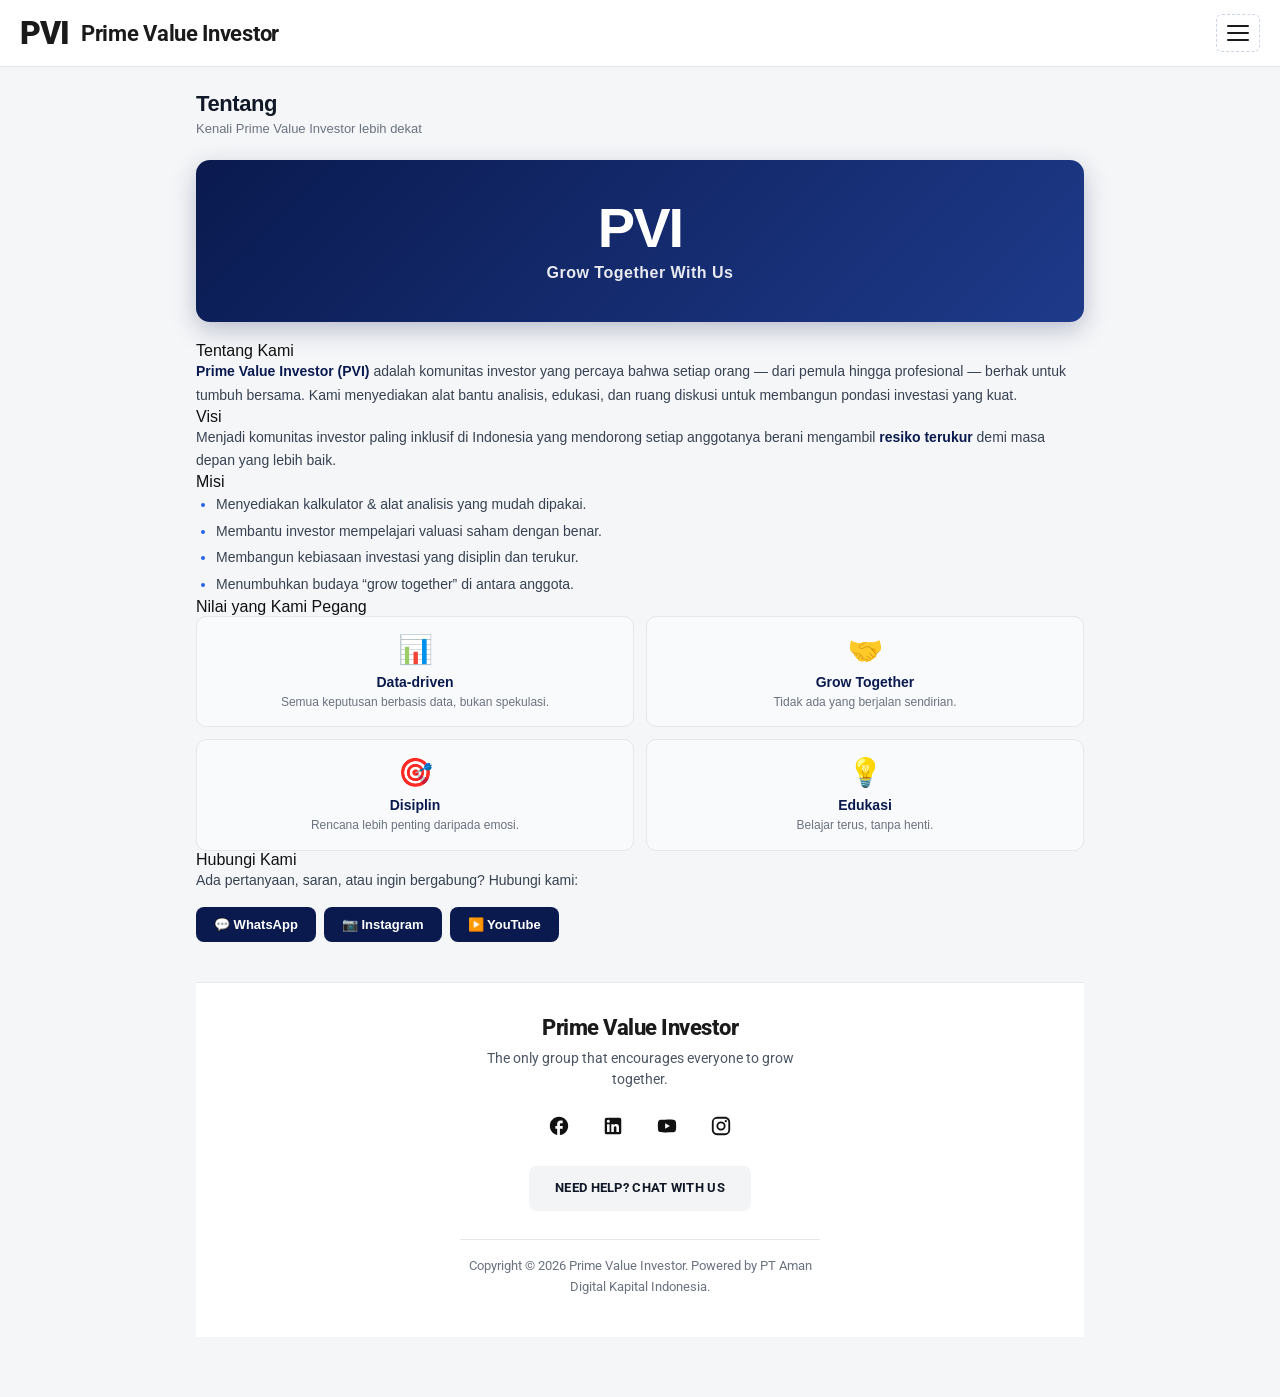
<file: tentang.html>
<!DOCTYPE html>
<html lang="id">
<head>
<meta charset="UTF-8">
<meta name="viewport" content="width=device-width, initial-scale=1.0">
<title>AIH — Tentang</title>
<!-- ===== Google Fonts: Roboto ===== -->
<link rel="preconnect" href="https://fonts.googleapis.com">
<link rel="preconnect" href="https://fonts.gstatic.com" crossorigin>
<link href="https://fonts.googleapis.com/css2?family=Roboto:wght@400;500;700;900&display=swap" rel="stylesheet">
  <!-- PWA -->
<link rel="manifest" href="manifest.json">
<meta name="theme-color" content="#1a1a1a">
<link rel="apple-touch-icon" href="img/icon-192.png">
<!-- ================= CSS ================= -->
<link rel="stylesheet" href="css/global.css">
<link rel="stylesheet" href="css/tentang.css">
</head>
<body>

<!-- ============================================= -->
<!-- NAVBAR                                         -->
<!-- ============================================= -->
<div class="navbar">
  <div class="navbar-left" onclick="window.location.href='home.html'">
    <div class="navbar-logo">PVI</div>
    <div class="navbar-name">Prime Value Investor</div>
  </div>
  <div class="menu-btn" onclick="openMenu()">
  <span></span><span></span><span></span>
</div>
</div>
<!-- ============================================= -->
<!-- PAGE: TENTANG                                  -->
<!-- ============================================= -->
<div class="page-view active" id="page-tentang">
  <div class="container">
    <div class="page-title">Tentang</div>
    <div class="page-subtitle">Kenali Prime Value Investor lebih dekat</div>

    <!-- HERO TENTANG -->
    <div class="tentang-hero">
      <div class="tentang-logo">PVI</div>
      <div class="tentang-tagline">Grow Together With Us</div>
    </div>

    <!-- TENTANG KAMI -->
    <div class="method-card">
      <div class="method-title">Tentang Kami</div>
      <p class="tentang-text">
        <strong>Prime Value Investor (PVI)</strong> adalah komunitas investor
        yang percaya bahwa setiap orang — dari pemula hingga profesional —
        berhak untuk tumbuh bersama. Kami menyediakan alat bantu analisis,
        edukasi, dan ruang diskusi untuk membangun pondasi investasi yang kuat.
      </p>
    </div>

    <!-- VISI -->
    <div class="method-card">
      <div class="method-title">Visi</div>
      <p class="tentang-text">
        Menjadi komunitas investor paling inklusif di Indonesia yang mendorong
        setiap anggotanya berani mengambil <strong>resiko terukur</strong> demi
        masa depan yang lebih baik.
      </p>
    </div>

    <!-- MISI -->
    <div class="method-card">
      <div class="method-title">Misi</div>
      <ul class="tentang-list">
        <li>Menyediakan kalkulator & alat analisis yang mudah dipakai.</li>
        <li>Membantu investor mempelajari valuasi saham dengan benar.</li>
        <li>Membangun kebiasaan investasi yang disiplin dan terukur.</li>
        <li>Menumbuhkan budaya “grow together” di antara anggota.</li>
      </ul>
    </div>

    <!-- NILAI -->
    <div class="method-card">
      <div class="method-title">Nilai yang Kami Pegang</div>
      <div class="tentang-values">
        <div class="tentang-value">
          <div class="tentang-value-icon">📊</div>
          <div class="tentang-value-title">Data-driven</div>
          <div class="tentang-value-desc">Semua keputusan berbasis data, bukan spekulasi.</div>
        </div>
        <div class="tentang-value">
          <div class="tentang-value-icon">🤝</div>
          <div class="tentang-value-title">Grow Together</div>
          <div class="tentang-value-desc">Tidak ada yang berjalan sendirian.</div>
        </div>
        <div class="tentang-value">
          <div class="tentang-value-icon">🎯</div>
          <div class="tentang-value-title">Disiplin</div>
          <div class="tentang-value-desc">Rencana lebih penting daripada emosi.</div>
        </div>
        <div class="tentang-value">
          <div class="tentang-value-icon">💡</div>
          <div class="tentang-value-title">Edukasi</div>
          <div class="tentang-value-desc">Belajar terus, tanpa henti.</div>
        </div>
      </div>
    </div>

    <!-- KONTAK -->
    <div class="method-card">
      <div class="method-title">Hubungi Kami</div>
      <p class="tentang-text">
        Ada pertanyaan, saran, atau ingin bergabung? Hubungi kami:
      </p>
      <div class="tentang-contact">
        <a href="https://wa.me/6281234567890" target="_blank" class="tentang-contact-btn">💬 WhatsApp</a>
        <a href="https://instagram.com" target="_blank" class="tentang-contact-btn">📷 Instagram</a>
        <a href="https://youtube.com" target="_blank" class="tentang-contact-btn">▶️ YouTube</a>
      </div>
    </div>

    <!-- FOOTER -->
    <div class="aih-footer">
      <div class="aih-footer-title">Prime Value Investor</div>
      <div class="aih-footer-sub">The only group that encourages everyone to grow together.</div>

      <div class="aih-footer-socials">
        <a href="https://facebook.com" target="_blank" aria-label="Facebook">
          <svg viewBox="0 0 24 24"><path d="M22 12c0-5.52-4.48-10-10-10S2 6.48 2 12c0 4.84 3.44 8.87 8 9.8V15H8v-3h2V9.5C10 7.57 11.57 6 13.5 6H16v3h-2c-.55 0-1 .45-1 1v2h3v3h-3v6.95c5.05-.5 9-4.76 9-9.95z"/></svg>
        </a>
        <a href="https://linkedin.com" target="_blank" aria-label="LinkedIn">
          <svg viewBox="0 0 24 24"><path d="M19 3a2 2 0 0 1 2 2v14a2 2 0 0 1-2 2H5a2 2 0 0 1-2-2V5a2 2 0 0 1 2-2h14m-.5 15.5v-5.3a3.26 3.26 0 0 0-3.26-3.26c-.85 0-1.84.52-2.32 1.3v-1.11h-2.79v8.37h2.79v-4.93c0-.77.62-1.4 1.39-1.4a1.4 1.4 0 0 1 1.4 1.4v4.93h2.79M6.88 8.56a1.68 1.68 0 0 0 1.68-1.68c0-.93-.75-1.69-1.68-1.69a1.69 1.69 0 0 0-1.69 1.69c0 .93.76 1.68 1.69 1.68m1.39 9.94v-8.37H5.5v8.37h2.77z"/></svg>
        </a>
        <a href="https://youtube.com" target="_blank" aria-label="YouTube">
          <svg viewBox="0 0 24 24"><path d="M10 15l5.19-3L10 9v6m11.56-7.83c.13.47.22 1.1.28 1.9.07.8.1 1.49.1 2.09L22 12c0 2.19-.16 3.8-.44 4.83-.25.9-.83 1.48-1.73 1.73-.47.13-1.33.22-2.65.28-1.3.07-2.49.1-3.59.1L12 19c-4.19 0-6.8-.16-7.83-.44-.9-.25-1.48-.83-1.73-1.73-.13-.47-.22-1.1-.28-1.9-.07-.8-.1-1.49-.1-2.09L2 12c0-2.19.16-3.8.44-4.83.25-.9.83-1.48 1.73-1.73.47-.13 1.33-.22 2.65-.28 1.3-.07 2.49-.1 3.59-.1L12 5c4.19 0 6.8.16 7.83.44.9.25 1.48.83 1.73 1.73z"/></svg>
        </a>
        <a href="https://instagram.com" target="_blank" aria-label="Instagram">
          <svg viewBox="0 0 24 24"><path d="M7.8 2h8.4C19.4 2 22 4.6 22 7.8v8.4a5.8 5.8 0 0 1-5.8 5.8H7.8C4.6 22 2 19.4 2 16.2V7.8A5.8 5.8 0 0 1 7.8 2m-.2 2A3.6 3.6 0 0 0 4 7.6v8.8C4 18.39 5.61 20 7.6 20h8.8a3.6 3.6 0 0 0 3.6-3.6V7.6C20 5.61 18.39 4 16.4 4H7.6m9.65 1.5a1.25 1.25 0 0 1 1.25 1.25A1.25 1.25 0 0 1 17.25 8 1.25 1.25 0 0 1 16 6.75a1.25 1.25 0 0 1 1.25-1.25M12 7a5 5 0 0 1 5 5 5 5 0 0 1-5 5 5 5 0 0 1-5-5 5 5 0 0 1 5-5m0 2a3 3 0 0 0-3 3 3 3 0 0 0 3 3 3 3 0 0 0 3-3 3 3 0 0 0-3-3z"/></svg>
        </a>
      </div>

      <div class="aih-footer-help" onclick="window.open('https://wa.me/6281234567890','_blank')">
        NEED HELP? CHAT WITH US
      </div>

      <div class="aih-footer-copy">
        Copyright © 2026 Prime Value Investor. Powered by PT Aman Digital Kapital Indonesia.
      </div>
    </div>
  </div>
</div>

<!-- ============================================= -->
<!-- MENU OVERLAY                                   -->
<!-- ============================================= -->
<div class="menu-overlay" id="menuOverlay">
  <div class="menu-header">
    <div class="menu-header-left">
      <div class="menu-header-logo">PVI</div>
      <div class="menu-header-name">Prime Value Investor</div>
    </div>
    <div class="close-btn" onclick="closeMenu()">
      <svg viewBox="0 0 24 24" fill="none" stroke-linecap="round" stroke-linejoin="round">
        <line x1="6" y1="6" x2="18" y2="18"></line>
        <line x1="18" y1="6" x2="6" y2="18"></line>
      </svg>
    </div>
  </div>

  <div class="menu-list">
  <div class="menu-item">
    <div class="menu-item-title" onclick="window.location.href='home.html'">HOME</div>
  </div>
  <div class="menu-item">
    <div class="menu-item-title" onclick="toggleSubmenu(this)">
      KALKULATOR
      <span class="arrow">
        <svg viewBox="0 0 24 24" fill="none" stroke="currentColor" stroke-width="2.5" stroke-linecap="round" stroke-linejoin="round">
          <polyline points="6 9 12 15 18 9"></polyline>
        </svg>
      </span>
    </div>
    <div class="submenu">
      <div class="submenu-item" onclick="window.location.href='harga-wajar.html'">Kalkulator Harga Wajar</div>
      <div class="submenu-item" onclick="window.location.href='average.html'">Kalkulator Average</div>
      <div class="submenu-item" onclick="window.location.href='right-issue.html'">Kalkulator Right Issue</div>
    </div>
  </div>
  <div class="menu-item">
  <div class="menu-item-title" onclick="window.location.href='portofolio.html'">PORTOFOLIO</div>
</div>
<div class="menu-item">
  <div class="menu-item-title" onclick="window.location.href='tentang.html'">TENTANG</div>
</div>
  <div id="menuUserSlot"></div>
</div>

<!-- ================= JS ================= -->
<script src="js/global.js"></script>
<script src="js/auth.js"></script>
<script>
  if ('serviceWorker' in navigator) {
    navigator.serviceWorker.register('sw.js')
      .then(() => console.log('Service Worker terdaftar'))
      .catch((err) => console.log('SW gagal:', err));
  }
</script>
</body>
</html>
</file>
<file: css/global.css>
/* ============================================= */
/* GLOBAL / RESET                                 */
/* ============================================= */
* { margin: 0; padding: 0; box-sizing: border-box; }

html {
  width: 100%;
  max-width: 100%;
  overflow-x: hidden;
}

body {
  font-family: 'Segoe UI', Tahoma, Geneva, Verdana, sans-serif;
  background: #f5f6f8;
  color: #111;
  min-height: 100vh;
  overflow-x: hidden;
  width: 100%;
  max-width: 100%;
}

/* ============================================= */
/* NAVBAR                                         */
/* ============================================= */
.navbar {
  background: #fff;
  border-bottom: 1px solid #e5e7eb;
  padding: 14px 20px;
  display: flex;
  align-items: center;
  justify-content: space-between;
  position: sticky;
  top: 0;
  z-index: 90;
}
.navbar-left {
  display: flex;
  align-items: center;
  gap: 12px;
  cursor: pointer;
}
.navbar-logo {
  font-family: 'Roboto', 'Segoe UI', Tahoma, sans-serif;
  font-size: 32px;
  font-weight: 900;
  color: #1a1a1a;
  letter-spacing: -1px;
  line-height: 1;
}
.navbar-name {
  font-family: 'Roboto', 'Segoe UI', Tahoma, sans-serif;
  font-size: 22px;
  font-weight: 700;
  color: #1a1a1a;
  letter-spacing: -0.3px;
}

.menu-btn {
  display: flex;
  flex-direction: column;
  gap: 5px;
  cursor: pointer;
  padding: 10px;
  border: 1px dashed #cbd5e1;
  border-radius: 6px;
  transition: background 0.2s;
  user-select: none;
}
.menu-btn:hover { background: #f9fafb; }
.menu-btn span {
  display: block;
  width: 22px;
  height: 2px;
  background: #1a1a1a;
  border-radius: 2px;
  transition: 0.3s;
}

/* ============================================= */
/* MENU OVERLAY                                   */
/* ============================================= */
.menu-overlay {
  position: fixed;
  inset: 0;
  background: #fff;
  z-index: 200;
  transform: translateX(100%);
  transition: transform 0.35s cubic-bezier(0.4, 0, 0.2, 1);
  overflow-y: auto;
}
.menu-overlay.open { transform: translateX(0); }

.menu-header {
  display: flex;
  align-items: center;
  justify-content: space-between;
  padding: 14px 20px;
  border-bottom: 1px solid #e5e7eb;
}
.menu-header-left {
  display: flex;
  align-items: center;
  gap: 12px;
}
.menu-header-logo {
  font-family: 'Roboto', 'Segoe UI', Tahoma, sans-serif;
  font-size: 32px;
  font-weight: 900;
  color: #1a1a1a;
  letter-spacing: -1px;
  line-height: 1;
}
.menu-header-name {
  font-family: 'Roboto', 'Segoe UI', Tahoma, sans-serif;
  font-size: 17px;
  font-weight: 700;
  color: #1a1a1a;
}

.close-btn {
  width: 44px;
  height: 44px;
  border: 1px dashed #1a1a1a;
  border-radius: 6px;
  display: flex;
  align-items: center;
  justify-content: center;
  cursor: pointer;
  transition: background 0.2s;
  background: transparent;
}
.close-btn:hover { background: #f3f4f6; }
.close-btn svg {
  width: 22px;
  height: 22px;
  stroke: #1a1a1a;
  stroke-width: 3;
}

.menu-icons {
  display: flex;
  gap: 24px;
  padding: 24px 24px 32px;
}
.menu-icon {
  width: 44px;
  height: 44px;
  display: flex;
  align-items: center;
  justify-content: center;
  cursor: pointer;
  position: relative;
  color: #1a1a1a;
}
.menu-icon svg {
  width: 32px;
  height: 32px;
  fill: #1a1a1a;
}
.menu-icon .badge {
  position: absolute;
  top: -4px;
  right: -4px;
  background: #1a1a1a;
  color: #fff;
  font-size: 11px;
  font-weight: 700;
  width: 18px;
  height: 18px;
  border-radius: 50%;
  display: flex;
  align-items: center;
  justify-content: center;
}

.menu-list { padding: 0 24px; }
.menu-item {
  border-bottom: 1px solid #e5e7eb;
  padding: 22px 0;
}
.menu-item-title {
  font-size: 18px;
  font-weight: 700;
  letter-spacing: 0.5px;
  color: #111827;
  text-transform: uppercase;
  cursor: pointer;
  display: flex;
  align-items: center;
  justify-content: space-between;
  transition: color 0.2s;
  user-select: none;
}
.menu-item-title:hover { color: #2563eb; }

.arrow {
  display: inline-flex;
  align-items: center;
  justify-content: center;
  width: 24px;
  height: 24px;
  color: #6b7280;
  transition: transform 0.3s ease, color 0.2s;
}
.arrow svg {
  width: 20px;
  height: 20px;
}
.arrow.open {
  transform: rotate(180deg);
  color: #2563eb;
}
.menu-item-title:hover .arrow {
  color: #2563eb;
}

.submenu {
  max-height: 0;
  overflow: hidden;
  transition: max-height 0.35s ease;
}
.submenu.open { max-height: 400px; }
.submenu-item {
  padding: 14px 0 14px 20px;
  font-size: 15px;
  font-weight: 500;
  color: #4b5563;
  cursor: pointer;
  transition: color 0.2s;
  border-left: 2px solid transparent;
  margin-top: 4px;
}
.submenu-item:hover {
  color: #2563eb;
  border-left-color: #2563eb;
  padding-left: 24px;
}

/* ============================================= */
/* PAGE VIEWS + CONTAINER                         */
/* ============================================= */
.page-view { display: none; }
.page-view.active { display: block; }

.container {
  max-width: 920px;
  margin: 0 auto;
  padding: 24px 16px 60px;
}

.page-title {
  font-size: 22px;
  font-weight: 700;
  color: #111827;
  margin-bottom: 4px;
  letter-spacing: -0.4px;
}
.page-subtitle {
  font-size: 13px;
  color: #6b7280;
  margin-bottom: 24px;
}

/* ============================================= */
/* FORM ELEMENTS                                  */
/* ============================================= */
.form-group { margin-bottom: 12px; }
.form-label {
  display: block;
  font-size: 12px;
  font-weight: 600;
  color: #4b5563;
  margin-bottom: 5px;
}
.form-input {
  width: 100%;
  padding: 9px 12px;
  border: 1px solid #d1d5db;
  border-radius: 8px;
  font-size: 14px;
  color: #111827;
  background: #fff;
  transition: border 0.2s, box-shadow 0.2s;
  font-family: inherit;
}
.form-input:focus {
  outline: none;
  border-color: #2563eb;
  box-shadow: 0 0 0 3px rgba(37,99,235,0.1);
}
.form-input[readonly] {
  background: #f9fafb;
  color: #6b7280;
  cursor: not-allowed;
}
.form-hint {
  font-size: 11px;
  color: #9ca3af;
  margin-top: 3px;
}

.grid-1 { display: grid; grid-template-columns: 1fr; gap: 12px; }
.grid-2 { display: grid; grid-template-columns: 1fr 1fr; gap: 12px; }
.grid-3 { display: grid; grid-template-columns: 1fr 1fr 1fr; gap: 12px; }

/* ============================================= */
/* RESULT BOX                                     */
/* ============================================= */
.result-box {
  background: #f9fafb;
  border: 1px solid #e5e7eb;
  border-radius: 8px;
  padding: 12px 14px;
  margin-top: 12px;
}
.result-label {
  font-size: 11px;
  font-weight: 600;
  color: #6b7280;
  text-transform: uppercase;
  letter-spacing: 0.4px;
  margin-bottom: 4px;
}
.result-value {
  font-size: 18px;
  font-weight: 700;
  color: #111827;
  font-variant-numeric: tabular-nums;
}
.mos-positive .result-value { color: #059669; }
.mos-negative .result-value { color: #dc2626; }
.mos-neutral .result-value { color: #6b7280; }
.profit-positive .result-value { color: #059669; }
.profit-negative .result-value { color: #dc2626; }
.profit-neutral .result-value { color: #6b7280; }

/* ============================================= */
/* TABEL                                          */
/* ============================================= */
.table-wrapper {
  overflow-x: auto;
  margin-top: 12px;
  border-radius: 8px;
  border: 1px solid #e5e7eb;
}
table {
  width: 100%;
  border-collapse: collapse;
  font-size: 13px;
  min-width: 720px;
}
thead th {
  background: #f9fafb;
  color: #374151;
  font-weight: 700;
  font-size: 11px;
  text-transform: uppercase;
  letter-spacing: 0.4px;
  padding: 10px 12px;
  text-align: left;
  border-bottom: 1px solid #e5e7eb;
  white-space: nowrap;
}
tbody td {
  padding: 8px 12px;
  border-bottom: 1px solid #f3f4f6;
  color: #111827;
  font-variant-numeric: tabular-nums;
}
tbody tr:last-child td { border-bottom: none; }
tbody tr:hover { background: #f9fafb; }
.td-center { text-align: center; }
.td-right { text-align: right; }

.status-badge {
  display: inline-block;
  padding: 3px 10px;
  border-radius: 999px;
  font-size: 11px;
  font-weight: 700;
  letter-spacing: 0.3px;
}
.status-up { background: #fef3c7; color: #92400e; }
.status-down { background: #dbeafe; color: #1e40af; }
.status-flat { background: #f3f4f6; color: #4b5563; }

/* ============================================= */
/* BUTTON                                         */
/* ============================================= */
.btn {
  display: inline-block;
  padding: 9px 16px;
  border-radius: 8px;
  font-size: 13px;
  font-weight: 600;
  cursor: pointer;
  border: none;
  transition: all 0.2s;
  font-family: inherit;
}
.btn-primary { background: #2563eb; color: #fff; }
.btn-primary:hover { background: #1d4ed8; }
.btn-secondary { background: #f3f4f6; color: #374151; }
.btn-secondary:hover { background: #e5e7eb; }
.btn-row {
  display: flex;
  gap: 8px;
  margin-top: 12px;
  flex-wrap: wrap;
}

/* ============================================= */
/* FOOTER                                         */
/* ============================================= */
.aih-footer {
  font-family: 'Roboto', 'Segoe UI', Tahoma, sans-serif;
  margin-top: 40px;
  margin-left: 0;
  margin-right: 0;
  margin-bottom: 0;
  padding: 32px 16px 40px;
  text-align: center;
  border-top: 1px solid #e5e7eb;
  background: #fff;
  border-radius: 0;
}
.aih-footer-title {
  font-size: 22px;
  font-weight: 800;
  color: #1a1a1a;
  margin-bottom: 8px;
  letter-spacing: -0.5px;
}
.aih-footer-sub {
  font-size: 14px;
  color: #4b5563;
  margin-bottom: 20px;
  max-width: 320px;
  margin-left: auto;
  margin-right: auto;
  line-height: 1.5;
}
.aih-footer-socials {
  display: flex;
  justify-content: center;
  gap: 22px;
  margin-bottom: 24px;
}
.aih-footer-socials a {
  display: inline-flex;
  align-items: center;
  justify-content: center;
  width: 32px;
  height: 32px;
  color: #111;
  text-decoration: none;
  transition: color 0.2s, transform 0.2s;
}
.aih-footer-socials a:hover {
  color: #2563eb;
  transform: translateY(-2px);
}
.aih-footer-socials svg {
  width: 22px;
  height: 22px;
  fill: currentColor;
}
.aih-footer-help {
  display: inline-flex;
  align-items: center;
  justify-content: center;
  background: #f3f4f6;
  color: #111827;
  font-size: 13px;
  font-weight: 700;
  letter-spacing: 0.3px;
  padding: 14px 26px;
  border-radius: 8px;
  cursor: pointer;
  margin-bottom: 28px;
  transition: background 0.2s;
  text-align: center;
  max-width: 280px;
  line-height: 1.3;
}
.aih-footer-help:hover { background: #e5e7eb; }
.aih-footer-copy {
  font-size: 13px;
  color: #6b7280;
  line-height: 1.6;
  padding-top: 16px;
  border-top: 1px solid #e5e7eb;
  max-width: 360px;
  margin: 0 auto;
}

/* ============================================= */
/* RESPONSIVE                                     */
/* ============================================= */
@media (max-width: 640px) {
  .grid-2, .grid-3 { grid-template-columns: 1fr; }
  .navbar-name { font-size: 17px; }
  .navbar-logo { font-size: 26px; }
}
/* ============================================= */
/* MENU USER (username + logout)                   */
/* ============================================= */
.menu-user-card {
  margin: 24px 0 8px;
  padding: 16px;
  background: #f9fafb;
  border: 1px solid #e5e7eb;
  border-radius: 12px;
}

.menu-user-info {
  display: flex;
  align-items: center;
  gap: 12px;
  margin-bottom: 14px;
}

.menu-user-avatar {
  width: 44px;
  height: 44px;
  background: #1a1a1a;
  color: #fff;
  border-radius: 50%;
  display: flex;
  align-items: center;
  justify-content: center;
  font-size: 18px;
  font-weight: 800;
  flex-shrink: 0;
  text-transform: uppercase;
}

.menu-user-detail {
  overflow: hidden;
  flex: 1;
}

.menu-user-name {
  font-size: 15px;
  font-weight: 800;
  color: #1a1a1a;
  margin-bottom: 2px;
  white-space: nowrap;
  overflow: hidden;
  text-overflow: ellipsis;
}

.menu-user-email {
  font-size: 12px;
  color: #6b7280;
  white-space: nowrap;
  overflow: hidden;
  text-overflow: ellipsis;
}

.menu-user-logout {
  width: 100%;
  background: #fee2e2;
  color: #991b1b;
  border: none;
  font-family: inherit;
  font-size: 13px;
  font-weight: 800;
  letter-spacing: 0.5px;
  text-transform: uppercase;
  padding: 12px;
  border-radius: 8px;
  cursor: pointer;
  transition: background 0.2s;
}
.menu-user-logout:hover {
  background: #fecaca;
}

.menu-auth-btn {
  display: block;
  margin: 24px 0 8px;
  background: #1a1a1a;
  color: #fff;
  text-align: center;
  text-decoration: none;
  font-size: 14px;
  font-weight: 800;
  letter-spacing: 1px;
  text-transform: uppercase;
  padding: 16px;
  border-radius: 10px;
  transition: background 0.2s;
}
.menu-auth-btn:hover {
  background: #1e3a8a;
}
</file>
<file: css/auth.css>
/* ============================================= */
/* NAVBAR AUTH BUTTONS                             */
/* ============================================= */
.nav-auth-btn {
  padding: 10px 20px;
  border-radius: 8px;
  border: 1px solid #d1d5db;
  background: transparent;
  color: #374151;
  font-size: 14px;
  font-weight: 700;
  cursor: pointer;
  font-family: inherit;
  transition: all 0.2s;
  white-space: nowrap;
}
.nav-auth-btn:hover { background: #f3f4f6; }
.nav-auth-btn.primary {
  background: #1a1a1a;
  color: #fff;
  border-color: #1a1a1a;
}
.nav-auth-btn.primary:hover { background: #1a1a1a; }

/* ============================================= */
/* AUTH PAGE                                       */
/* ============================================= */
.auth-page {
  min-height: calc(100vh - 65px);
  background: #eef2f7;
  padding: 50px 20px 60px;
  display: flex;
  align-items: flex-start;
  justify-content: center;
}

.auth-card {
  display: none;
  width: 100%;
  max-width: 440px;
  background: #ffffff;
  border-radius: 20px;
  padding: 40px 30px 30px;
  box-shadow: 0 10px 40px rgba(10, 26, 79, 0.08);
}
.auth-card.active { display: block; }

/* Brand */
.auth-brand {
  text-align: center;
  margin-bottom: 30px;
}
.auth-brand-name {
  font-family: 'Roboto', 'Segoe UI', Tahoma, sans-serif;
  font-size: 28px;
  font-weight: 900;
  color: #1a1a1a;
  letter-spacing: -0.5px;
  line-height: 1.2;
  margin-bottom: 8px;
}
.auth-brand-tagline {
  font-size: 14px;
  color: #6b7280;
  font-weight: 500;
  line-height: 1.5;
}

/* Field */
.auth-field { margin-bottom: 18px; }

.auth-label {
  display: block;
  font-size: 14px;
  font-weight: 700;
  color: #111827;
  margin-bottom: 8px;
}

.auth-input-wrap {
  position: relative;
}

.auth-input {
  width: 100%;
  padding: 14px 16px;
  border: 1px solid #e5e7eb;
  border-radius: 10px;
  font-size: 14px;
  color: #111827;
  background: #ffffff;
  font-family: inherit;
  transition: border 0.2s, box-shadow 0.2s;
}
.auth-input:focus {
  outline: none;
  border-color: #1a1a1a;
  box-shadow: 0 0 0 3px rgba(37,99,235,0.12);
}
.auth-input::placeholder {
  color: #9ca3af;
}

.auth-show {
  position: absolute;
  right: 14px;
  top: 50%;
  transform: translateY(-50%);
  background: none;
  border: none;
  color: #6b7280;
  font-size: 13px;
  font-weight: 700;
  cursor: pointer;
  padding: 4px 6px;
  font-family: inherit;
}
.auth-show:hover { color: #1a1a1a; }

.auth-forgot {
  text-align: right;
  margin-bottom: 22px;
  margin-top: -6px;
}
.auth-forgot a {
  color: #1a1a1a;
  font-size: 14px;
  font-weight: 600;
  text-decoration: none;
}
.auth-forgot a:hover { text-decoration: underline; }

/* Checkbox */
.auth-check {
  display: flex;
  align-items: flex-start;
  gap: 10px;
  margin: 6px 0 22px;
  font-size: 13px;
  color: #6b7280;
  line-height: 1.5;
}
.auth-check input {
  margin-top: 3px;
  accent-color: #1a1a1a;
  cursor: pointer;
  width: 16px;
  height: 16px;
  flex-shrink: 0;
}
.auth-check a {
  color: #1a1a1a;
  font-weight: 600;
  text-decoration: none;
}
.auth-check a:hover { text-decoration: underline; }

/* Tombol utama */
.auth-submit {
  width: 100%;
  background: #1a1a1a;
  color: #fff;
  border: none;
  padding: 15px;
  font-size: 15px;
  font-weight: 800;
  letter-spacing: 0.3px;
  border-radius: 10px;
  cursor: pointer;
  font-family: inherit;
  transition: background 0.2s, transform 0.1s;
}
.auth-submit:hover {
  background: #333;
}
.auth-submit:active { transform: translateY(1px); }

/* Switch link */
.auth-switch {
  text-align: center;
  margin-top: 24px;
  font-size: 14px;
  color: #6b7280;
}
.auth-switch a {
  color: #1a1a1a;
  font-weight: 700;
  text-decoration: none;
  margin-left: 4px;
}
.auth-switch a:hover { text-decoration: underline; }

/* Notifikasi pesan */
.auth-msg {
  display: none;
  margin-top: 14px;
  padding: 10px 14px;
  border-radius: 8px;
  font-size: 13px;
  font-weight: 600;
  text-align: center;
}
.auth-msg.show { display: block; }
.auth-msg.error { background: #fef2f2; color: #991b1b; border: 1px solid #fecaca; }
.auth-msg.success { background: #ecfdf5; color: #065f46; border: 1px solid #10b981; }

/* ============================================= */
/* LUPA PASSWORD                                   */
/* ============================================= */
.auth-hint {
  font-size: 12px;
  color: #2563eb;
  margin-top: 6px;
  font-weight: 600;
}

/* ============================================= */
/* MODAL SYARAT & KETENTUAN / KEBIJAKAN PRIVASI    */
/* ============================================= */
.modal-overlay {
  display: none;
  position: fixed;
  inset: 0;
  background: rgba(0, 0, 0, 0.55);
  z-index: 500;
  align-items: center;
  justify-content: center;
  padding: 20px;
  animation: fadeIn 0.2s ease;
}
.modal-overlay.active {
  display: flex;
}

@keyframes fadeIn {
  from { opacity: 0; }
  to { opacity: 1; }
}

.modal-box {
  background: #fff;
  border-radius: 16px;
  width: 100%;
  max-width: 480px;
  max-height: 85vh;
  display: flex;
  flex-direction: column;
  box-shadow: 0 20px 60px rgba(0, 0, 0, 0.3);
  animation: slideUp 0.3s ease;
  overflow: hidden;
}

@keyframes slideUp {
  from { transform: translateY(20px); opacity: 0; }
  to { transform: translateY(0); opacity: 1; }
}

.modal-header {
  display: flex;
  align-items: center;
  justify-content: space-between;
  padding: 18px 22px;
  border-bottom: 1px solid #e5e7eb;
}

.modal-title {
  font-family: 'Roboto', 'Segoe UI', Tahoma, sans-serif;
  font-size: 17px;
  font-weight: 700;
  color: #1a1a1a;
}

.modal-close {
  background: none;
  border: none;
  font-size: 20px;
  color: #6b7280;
  cursor: pointer;
  padding: 4px 8px;
  border-radius: 6px;
  transition: background 0.2s;
}
.modal-close:hover {
  background: #f3f4f6;
  color: #1a1a1a;
}

.modal-body {
  padding: 20px 22px;
  overflow-y: auto;
  flex: 1;
  font-family: 'Roboto', 'Segoe UI', Tahoma, sans-serif;
  font-size: 14px;
  color: #374151;
  line-height: 1.7;
}

.modal-body h4 {
  font-size: 14px;
  font-weight: 700;
  color: #1a1a1a;
  margin-top: 16px;
  margin-bottom: 6px;
}
.modal-body h4:first-child {
  margin-top: 0;
}

.modal-body p {
  margin-bottom: 10px;
}

.modal-footer {
  display: flex;
  gap: 10px;
  justify-content: flex-end;
  padding: 14px 22px;
  border-top: 1px solid #e5e7eb;
  background: #fafafa;
}

.modal-btn {
  padding: 10px 20px;
  border-radius: 8px;
  font-family: 'Roboto', 'Segoe UI', Tahoma, sans-serif;
  font-size: 14px;
  font-weight: 700;
  cursor: pointer;
  border: 1px solid #d1d5db;
  background: #fff;
  color: #374151;
  transition: all 0.2s;
}
.modal-btn:hover {
  background: #f3f4f6;
}
.modal-btn.primary {
  background: #1a1a1a;
  color: #fff;
  border-color: #1a1a1a;
}
.modal-btn.primary:hover {
  background: #333;
}

/* ============================================= */
/* RESPONSIVE                                      */
/* ============================================= */
@media (max-width: 480px) {
  .nav-auth-btn { padding: 8px 14px; font-size: 13px; }
  .auth-card { padding: 32px 22px 24px; }
  .auth-brand-name { font-size: 24px; }
}
</file>
<file: css/average.css>
/* ============================================= */
/* AVERAGE — method card + tabel average          */
/* ============================================= */
.method-card {
  background: #fff;
  border: 1px solid #e5e7eb;
  border-radius: 12px;
  padding: 18px 20px;
  margin-bottom: 14px;
  box-shadow: 0 1px 2px rgba(0,0,0,0.03);
  transition: box-shadow 0.2s;
}
.method-card:hover { box-shadow: 0 4px 12px rgba(0,0,0,0.05); }

.method-title {
  font-size: 13px;
  font-weight: 700;
  color: #2563eb;
  text-transform: uppercase;
  letter-spacing: 0.5px;
  margin-bottom: 14px;
  padding-bottom: 8px;
  border-bottom: 1px solid #f3f4f6;
}

/* Input di dalam tabel average */
#tbodyAvg .form-input {
  padding: 6px 8px;
  font-size: 13px;
}
</file>
<file: css/harga-wajar.css>
/* ============================================= */
/* HARGA WAJAR — method card & kesimpulan        */
/* ============================================= */
.method-card {
  background: #fff;
  border: 1px solid #e5e7eb;
  border-radius: 12px;
  padding: 18px 20px;
  margin-bottom: 14px;
  box-shadow: 0 1px 2px rgba(0,0,0,0.03);
  transition: box-shadow 0.2s;
}
.method-card:hover { box-shadow: 0 4px 12px rgba(0,0,0,0.05); }

.method-title {
  font-size: 13px;
  font-weight: 700;
  color: #2563eb;
  text-transform: uppercase;
  letter-spacing: 0.5px;
  margin-bottom: 14px;
  padding-bottom: 8px;
  border-bottom: 1px solid #f3f4f6;
}

/* ============================================= */
/* KESIMPULAN                                     */
/* ============================================= */
.conclusion-card {
  background: linear-gradient(135deg, #1e3a8a 0%, #2563eb 100%);
  color: #fff;
  border-radius: 14px;
  padding: 24px;
  margin-top: 28px;
  box-shadow: 0 8px 24px rgba(37,99,235,0.25);
}
.conclusion-title {
  font-size: 13px;
  font-weight: 700;
  text-transform: uppercase;
  letter-spacing: 1px;
  opacity: 0.85;
  margin-bottom: 16px;
}
.conclusion-range {
  font-size: 28px;
  font-weight: 800;
  margin-bottom: 6px;
  font-variant-numeric: tabular-nums;
  letter-spacing: -0.5px;
}
.conclusion-mos {
  font-size: 15px;
  font-weight: 600;
  opacity: 0.95;
  margin-bottom: 18px;
}
.conclusion-status {
  display: inline-block;
  padding: 8px 20px;
  border-radius: 999px;
  font-size: 14px;
  font-weight: 700;
  letter-spacing: 0.5px;
  text-transform: uppercase;
}
.status-undervalued { background: #10b981; color: #fff; }
.status-fair { background: #f59e0b; color: #fff; }
.status-overvalued { background: #ef4444; color: #fff; }
.status-empty { background: rgba(255,255,255,0.2); color: #fff; }

@media (max-width: 640px) {
  .conclusion-range { font-size: 22px; }
}
</file>
<file: css/home.css>
/* ============================================= */
/* HERO / HOME                                    */
/* ============================================= */

.hero {
  position: relative;
  width: 100%;
  max-width: 100%;
  min-height: calc(100vh - 65px);
  background: linear-gradient(rgba(0,0,0,0.5), rgba(0,0,0,0.6)),
              url('https://images.unsplash.com/photo-1590283603385-17ffb3a7f29f?w=1200') center/cover no-repeat;
  display: flex;
  flex-direction: column;
  align-items: center;
  justify-content: center;
  text-align: center;
  padding: 40px 20px;
  color: #fff;
  box-sizing: border-box;
}
.hero-title {
  font-size: clamp(36px, 8vw, 64px);
  font-weight: 800;
  line-height: 1.1;
  margin-bottom: 32px;
  letter-spacing: -1px;
  text-shadow: 0 4px 20px rgba(0,0,0,0.5);
}
.hero-btn {
  background: #2563eb;
  color: #fff;
  border: none;
  padding: 16px 48px;
  font-size: 17px;
  font-weight: 700;
  border-radius: 8px;
  cursor: pointer;
  transition: all 0.2s;
  font-family: inherit;
  margin-bottom: 40px;
  box-shadow: 0 8px 24px rgba(37,99,235,0.4);
}
.hero-btn:hover {
  background: #1d4ed8;
  transform: translateY(-2px);
}
.hero-sub {
  font-size: clamp(18px, 3vw, 26px);
  font-weight: 600;
  line-height: 1.4;
  text-shadow: 0 3px 15px rgba(0,0,0,0.6);
  max-width: 700px;
}

/* ============================================= */
/* FORM RESPON CEPAT                              */
/* ============================================= */
.respon-cepat-wrap {
  background: #fff;
  border: 1px solid #e5e7eb;
  border-radius: 12px;
  padding: 24px 20px;
  margin-bottom: 14px;
  box-shadow: 0 1px 2px rgba(0,0,0,0.03);
}

.respon-cepat-title {
  font-family: 'Roboto', sans-serif;
  font-size: 18px;
  font-weight: 800;
  color: #1a1a1a;
  letter-spacing: 0.5px;
  text-transform: uppercase;
  margin-bottom: 6px;
}
.respon-cepat-title::after {
  content: "";
  display: block;
  width: 60px;
  height: 3px;
  background: #1a1a1a;
  border-radius: 2px;
  margin-top: 8px;
  margin-bottom: 24px;
}

.respon-cepat-form .form-input {
  width: 100%;
  padding: 14px 16px;
  border: 1px solid #d1d5db;
  border-radius: 8px;
  font-size: 15px;
  color: #111827;
  background: #fff;
  margin-bottom: 14px;
  transition: border 0.2s, box-shadow 0.2s;
  font-family: inherit;
}
.respon-cepat-form .form-input:focus {
  outline: none;
  border-color: #1a1a1a;
  box-shadow: 0 0 0 3px rgba(10, 26, 79, 0.1);
}
.respon-cepat-form .form-input::placeholder {
  color: #9ca3af;
  font-size: 15px;
}

.respon-cepat-form textarea.form-input {
  min-height: 110px;
  resize: vertical;
  line-height: 1.5;
}

.respon-cepat-form .btn-submit {
  font-family: 'Roboto', sans-serif;
  display: inline-block;
  background: #1a1a1a;
  color: #fff;
  border: none;
  padding: 14px 40px;
  font-size: 15px;
  font-weight: 800;
  letter-spacing: 1px;
  text-transform: uppercase;
  border-radius: 999px;
  cursor: pointer;
  transition: all 0.2s;
  box-shadow: 0 6px 16px rgba(10, 26, 79, 0.35);
  margin-top: 4px;
}
.respon-cepat-form .btn-submit:hover {
  background: #1a1a1a;
  transform: translateY(-2px);
  box-shadow: 0 8px 20px rgba(10, 26, 79, 0.45);
}
.respon-cepat-form .btn-submit:active {
  transform: translateY(0);
}

.respon-cepat-success {
  display: none;
  background: #ecfdf5;
  border: 1px solid #10b981;
  color: #065f46;
  border-radius: 8px;
  padding: 12px 16px;
  font-size: 13px;
  font-weight: 600;
  margin-top: 14px;
  text-align: center;
}
.respon-cepat-success.show { display: block; }

/* ============================================= */
/* TICKER TRADINGVIEW                             */
/* ============================================= */
.ticker-wrap {
  width: 100%;
  background: #fff;
  border-bottom: 1px solid #e5e7eb;
  padding: 8px 0;
  overflow: hidden;
  box-sizing: border-box;
}

.ticker-wrap .tradingview-widget-container {
  width: 100%;
}

.ticker-wrap .tradingview-widget-copyright {
  font-size: 11px;
  color: #6b7280;
  text-align: center;
  padding: 4px 0;
}

/* ============================================= */
/* CTA KALKULATOR VALUASI                          */
/* ============================================= */
.cta-valuasi-wrap {
  background: #ffffff;
  padding: 32px 24px 36px;
  text-align: center;
  box-sizing: border-box;
}

.cta-valuasi-title {
  font-family: 'Roboto', sans-serif;
  font-size: clamp(20px, 4.5vw, 40px);
  font-weight: 900;
  line-height: 1.6;
  letter-spacing: 0.2px;
  color: #1a1a1a;
  max-width: 720px;
  margin: 0 auto;
  text-align: center;
}

.cta-highlight {
  color: #dc2626;
  font-weight: 800;
  display: inline;
}

@media (max-width: 640px) {
  .cta-valuasi-wrap { padding: 28px 18px 32px; }
  .cta-valuasi-title { line-height: 1.65; }
}

/* ============================================= */
/* PAKET / PRICING                                 */
/* ============================================= */
.paket-wrap {
  background: #ffffff;
  padding: 32px 20px 40px;
  box-sizing: border-box;
}

.paket-card {
  max-width: 420px;
  margin: 0 auto;
  background: #ffffff;
  border: none;
  border-radius: 20px;
  padding: 28px 24px 24px;
  box-shadow: 0 12px 40px rgba(10, 26, 79, 0.12);
  text-align: left;
}

/* BADGE */
.paket-badge {
  font-family: 'Roboto', sans-serif;
  display: inline-block;
  background: #1a1a1a;
  color: #fff;
  font-size: 15px;
  font-weight: 900;
  letter-spacing: 0.2px;
  padding: 8px 18px;
  border-radius: 999px;
  margin-bottom: 22px;
}

/* HARGA MEMBER BARU */
.paket-price-block {
  margin-bottom: 8px;
}
.paket-price {
  display: flex;
  align-items: baseline;
  gap: 4px;
  flex-wrap: wrap;
  line-height: 1;
  margin-bottom: 10px;
}
.paket-currency {
  font-family: 'Roboto', sans-serif;
  font-size: clamp(28px, 9vw, 40px);
  font-weight: 900;
  color: #1a1a1a;
  letter-spacing: -1.5px;
}
.paket-amount {
  font-family: 'Roboto', sans-serif;
  font-size: clamp(44px, 14vw, 64px);
  font-weight: 900;
  color: #1a1a1a;
  letter-spacing: -2px;
}
.paket-period {
  font-size: 16px;
  font-weight: 800;
  color: #6b7280;
  margin-left: 2px;
}
.paket-sub {
  font-size: 14px;
  font-weight: 600;
  color: #6b7280;
}

/* DIVIDER */
.paket-divider {
  position: relative;
  display: flex;
  align-items: center;
  justify-content: center;
  margin: 22px 0;
}
.paket-divider::before,
.paket-divider::after {
  content: "";
  flex: 1;
  height: 1px;
  background: #e5e7eb;
}
.paket-divider-icon {
  width: 40px;
  height: 40px;
  border: 1px solid #e5e7eb;
  border-radius: 50%;
  display: flex;
  align-items: center;
  justify-content: center;
  color: #1a1a1a;
  margin: 0 10px;
  background: #fff;
}

/* HARGA ALUMNI */
.paket-alumni-block {
  margin-bottom: 22px;
  background: #ffffff;
  padding: 0;
}
.paket-alumni-row {
  display: flex;
  align-items: baseline;
  justify-content: space-between;
  gap: 10px;
  flex-wrap: wrap;
  margin-bottom: 6px;
}
.paket-alumni-label {
  font-size: 16px;
  font-weight: 800;
  color: #374151;
}
.paket-alumni-price {
  font-family: 'Roboto', 'Segoe UI', Tahoma, sans-serif;
  font-size: 18px;
  font-weight: 900;
  color: #1a1a1a;
  letter-spacing: -0.3px;
}
.paket-alumni-sub {
  font-size: 13px;
  font-weight: 600;
  color: #6b7280;
  text-align: right;
}

/* FITUR */
.paket-features {
  margin: 0 0 22px;
  background: #ffffff;
  border-top: 1px solid #f3f4f6;
}
.paket-feature {
  display: flex;
  align-items: center;
  justify-content: space-between;
  padding: 14px 0;
  border-bottom: 1px solid #f3f4f6;
  background: #ffffff;
}
.paket-feature-name {
  font-size: 14px;
  font-weight: 800;
  color: #111827;
}
.paket-feature-check {
  width: 26px;
  height: 26px;
  background: #10b981;
  color: #fff;
  border-radius: 50%;
  display: flex;
  align-items: center;
  justify-content: center;
  font-size: 14px;
  font-weight: 900;
  flex-shrink: 0;
}

/* TOMBOL JOIN NOW */
.paket-btn {
  font-family: 'Roboto', sans-serif;
  display: block;
  width: 100%;
  background: #1a1a1a;
  color: #fff;
  text-decoration: none;
  text-align: center;
  font-size: 20px;
  font-weight: 900;
  letter-spacing: 1px;
  text-transform: uppercase;
  padding: 18px;
  border-radius: 10px;
  transition: all 0.2s;
  box-shadow: 0 6px 16px rgba(10,26,79,0.25);
}
.paket-btn:hover {
  background: #1a1a1a;
  transform: translateY(-2px);
  box-shadow: 0 10px 22px rgba(10,26,79,0.35);
}

@media (max-width: 640px) {
  .paket-wrap { padding: 24px 16px 32px; }
  .paket-card { padding: 24px 20px 20px; }
  .paket-alumni-price { font-size: 16px; }
}
</file>
<file: css/portofolio.css>
/* ============================================= */
/* PORTOFOLIO                                    */
/* ============================================= */
.porto-header-card {
  background: linear-gradient(135deg, #1a1a1a 0%, #1a1a1a 100%);
  color: #fff;
  border-radius: 14px;
  padding: 24px;
  margin-bottom: 20px;
  position: relative;
  box-shadow: 0 8px 24px rgba(10,26,79,0.25);
}
.porto-label {
  font-size: 13px;
  font-weight: 600;
  opacity: 0.8;
  margin-bottom: 8px;
  letter-spacing: 0.3px;
}
.porto-value {
  font-size: 32px;
  font-weight: 800;
  letter-spacing: -0.5px;
  margin-bottom: 4px;
  font-variant-numeric: tabular-nums;
}
.porto-sub {
  font-size: 12px;
  opacity: 0.7;
  margin-bottom: 12px;
}
.porto-pnl-badge {
  display: inline-block;
  padding: 6px 14px;
  border-radius: 999px;
  font-size: 13px;
  font-weight: 700;
  letter-spacing: 0.3px;
}
.porto-pnl-badge.up { background: #10b981; color: #fff; }
.porto-pnl-badge.down { background: #ef4444; color: #fff; }
.porto-pnl-badge.flat { background: rgba(255,255,255,0.2); color: #fff; }

.porto-chart-wrapper {
  background: #fff;
  border: 1px solid #e5e7eb;
  border-radius: 12px;
  padding: 16px;
  margin-bottom: 20px;
  box-shadow: 0 1px 2px rgba(0,0,0,0.03);
  height: 350px;
  display: flex;
  flex-direction: column;
}
.porto-chart-header {
  display: flex;
  align-items: center;
  justify-content: space-between;
  margin-bottom: 12px;
}
.porto-chart-header h3 {
  font-size: 15px;
  font-weight: 700;
  color: #111827;
}
.porto-live {
  display: inline-flex;
  align-items: center;
  gap: 6px;
  font-size: 11px;
  font-weight: 700;
  color: #059669;
  letter-spacing: 0.5px;
}
.porto-live-dot {
  width: 8px;
  height: 8px;
  background: #059669;
  border-radius: 50%;
  animation: pulse 1.5s infinite;
}
@keyframes pulse {
  0%, 100% { opacity: 1; }
  50% { opacity: 0.4; }
}

.porto-info-row {
  display: flex;
  justify-content: space-between;
  align-items: center;
  padding: 12px 0;
  border-bottom: 1px solid #f3f4f6;
}
.porto-info-row:last-child { border-bottom: none; }
.porto-info-label {
  font-size: 13px;
  color: #6b7280;
  font-weight: 500;
}
.porto-info-value {
  font-size: 15px;
  font-weight: 700;
  color: #111827;
  font-variant-numeric: tabular-nums;
}
.porto-info-value.up { color: #059669; }
.porto-info-value.down { color: #dc2626; }

.porto-chart-wrapper .tradingview-widget-container {
  flex: 1;
  height: auto !important;
}
.porto-chart-wrapper .tradingview-widget-container__widget {
  height: 100% !important;
}

/* Method card dipakai di halaman portofolio */
.method-card {
  background: #fff;
  border: 1px solid #e5e7eb;
  border-radius: 12px;
  padding: 18px 20px;
  margin-bottom: 14px;
  box-shadow: 0 1px 2px rgba(0,0,0,0.03);
  transition: box-shadow 0.2s;
}
.method-card:hover { box-shadow: 0 4px 12px rgba(0,0,0,0.05); }

.method-title {
  font-size: 13px;
  font-weight: 700;
  color: #2563eb;
  text-transform: uppercase;
  letter-spacing: 0.5px;
  margin-bottom: 14px;
  padding-bottom: 8px;
  border-bottom: 1px solid #f3f4f6;
}
</file>
<file: css/right-issue.css>
/* ============================================= */
/* RIGHT ISSUE — method card + tabel ringkasan    */
/* ============================================= */
.method-card {
  background: #fff;
  border: 1px solid #e5e7eb;
  border-radius: 12px;
  padding: 18px 20px;
  margin-bottom: 14px;
  box-shadow: 0 1px 2px rgba(0,0,0,0.03);
  transition: box-shadow 0.2s;
}
.method-card:hover { box-shadow: 0 4px 12px rgba(0,0,0,0.05); }

.method-title {
  font-size: 13px;
  font-weight: 700;
  color: #2563eb;
  text-transform: uppercase;
  letter-spacing: 0.5px;
  margin-bottom: 14px;
  padding-bottom: 8px;
  border-bottom: 1px solid #f3f4f6;
}
</file>
<file: css/tentang.css>
/* ============================================= */
/* TENTANG                                        */
/* ============================================= */

/* Hero kecil di atas */
.tentang-hero {
  background: linear-gradient(135deg, #0a1a4f 0%, #1e3a8a 100%);
  color: #fff;
  border-radius: 14px;
  padding: 40px 24px;
  text-align: center;
  margin-bottom: 20px;
  box-shadow: 0 8px 24px rgba(10,26,79,0.25);
}
.tentang-logo {
  font-size: 56px;
  font-weight: 900;
  letter-spacing: -2px;
  line-height: 1;
  margin-bottom: 8px;
}
.tentang-tagline {
  font-size: 16px;
  font-weight: 600;
  opacity: 0.9;
  letter-spacing: 0.5px;
}

/* Teks paragraf */
.tentang-text {
  font-size: 14px;
  line-height: 1.7;
  color: #374151;
  margin: 0;
}
.tentang-text strong {
  color: #0a1a4f;
}

/* List misi */
.tentang-list {
  margin: 0;
  padding-left: 20px;
  font-size: 14px;
  line-height: 1.9;
  color: #374151;
}
.tentang-list li::marker {
  color: #2563eb;
  font-weight: 700;
}

/* Grid nilai */
.tentang-values {
  display: grid;
  grid-template-columns: 1fr 1fr;
  gap: 12px;
}
.tentang-value {
  background: #f9fafb;
  border: 1px solid #e5e7eb;
  border-radius: 10px;
  padding: 16px;
  text-align: center;
  transition: transform 0.2s, box-shadow 0.2s;
}
.tentang-value:hover {
  transform: translateY(-2px);
  box-shadow: 0 6px 16px rgba(0,0,0,0.06);
}
.tentang-value-icon {
  font-size: 28px;
  margin-bottom: 8px;
}
.tentang-value-title {
  font-size: 14px;
  font-weight: 800;
  color: #0a1a4f;
  margin-bottom: 4px;
}
.tentang-value-desc {
  font-size: 12px;
  color: #6b7280;
  line-height: 1.4;
}

/* Kontak */
.tentang-contact {
  display: flex;
  gap: 8px;
  flex-wrap: wrap;
  margin-top: 14px;
}
.tentang-contact-btn {
  display: inline-block;
  padding: 10px 18px;
  background: #0a1a4f;
  color: #fff;
  border-radius: 8px;
  font-size: 13px;
  font-weight: 700;
  text-decoration: none;
  transition: background 0.2s, transform 0.2s;
}
.tentang-contact-btn:hover {
  background: #1e3a8a;
  transform: translateY(-1px);
}

/* Responsive */
@media (max-width: 640px) {
  .tentang-values { grid-template-columns: 1fr; }
  .tentang-logo { font-size: 44px; }
}
</file>
